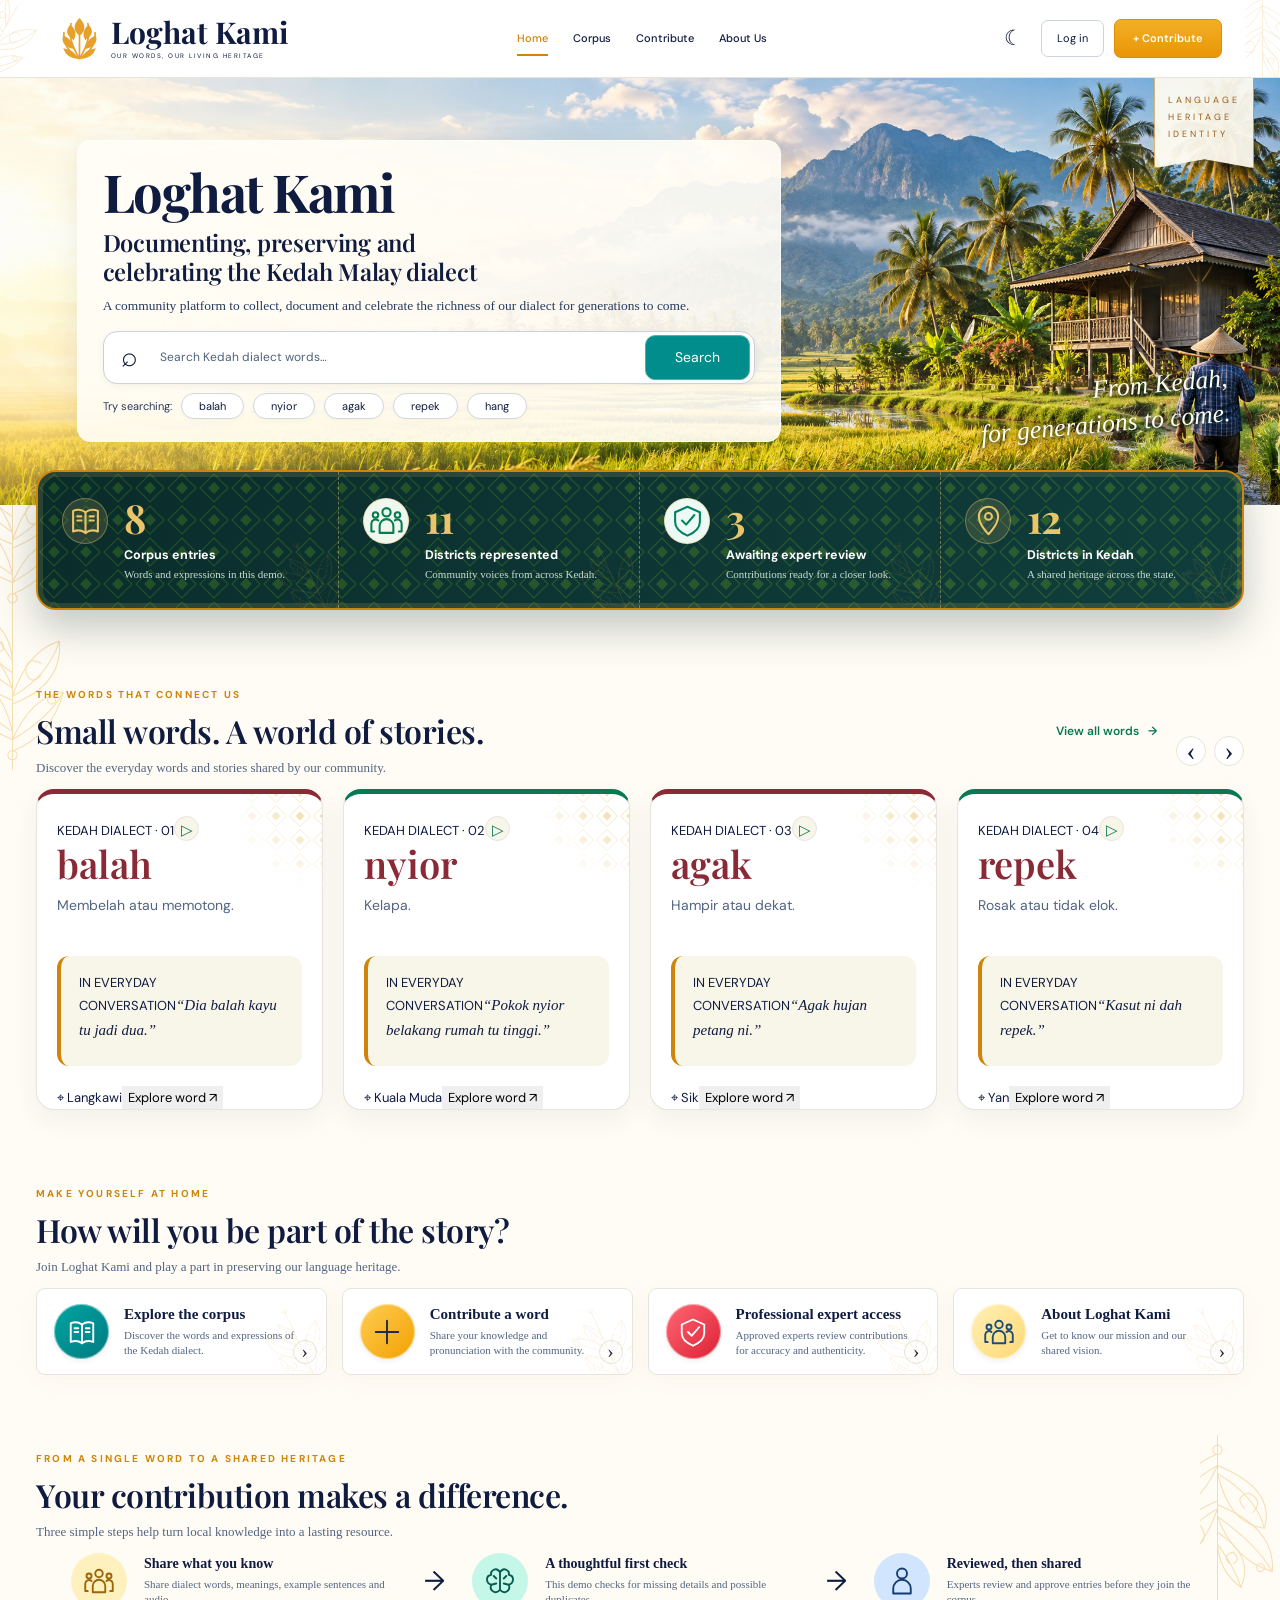
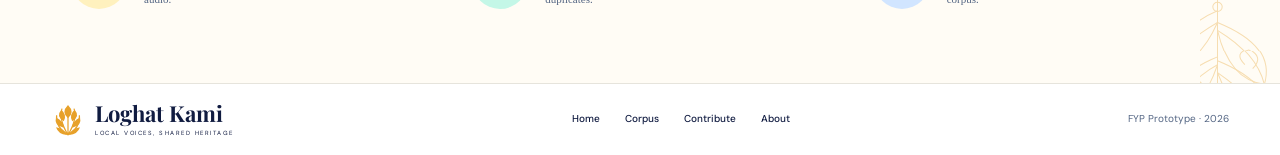
<file: loghat-kami/index.html>
<!DOCTYPE html>
<html lang="en" data-theme="light">

<!--
GUIDE: FILE MAP: HTML controls structure/text; CSS controls appearance; js/app.js controls actions. Comments are invisible on the website.
--><head>
    <meta charset="UTF-8">
    <!--
GUIDE: THEME ON LOAD: Applies the stored theme before the page is drawn. Keep this script in the head.
--><script>
        try {
            document.documentElement.dataset.theme = JSON.parse(localStorage.getItem("lk-theme")) || "light"
        } catch {}
    </script>
    <meta name="viewport" content="width=device-width, initial-scale=1.0">
    <meta name="description" content="Loghat Kami — documenting and preserving the Kedah Malay dialect.">
    <title>Home · Loghat Kami</title>
    <!--
GUIDE: EDIT STYLE: css/style.css. Later stylesheets can override earlier ones.
--><link rel="stylesheet" href="css/style.css">
    <!--
GUIDE: EDIT STYLE: css/heritage.css. Later stylesheets can override earlier ones.
--><link rel="stylesheet" href="css/heritage.css">
    <!--
GUIDE: EDIT STYLE: css/home-lower.css. Later stylesheets can override earlier ones.
--><link rel="stylesheet" href="css/home-lower.css">
    <!--
GUIDE: JAVASCRIPT: js/data.js. Example words and district names.
--><script src="js/data.js" defer></script>
    <!--
GUIDE: JAVASCRIPT: js/app.js. Buttons, forms, search, cards and browser storage.
--><script src="js/app.js" defer></script>
</head>

<body><a class="skip" href="#main">Skip to content</a>
    <!--
GUIDE: EDIT HEADER: Logo, navigation links and account/theme controls. Change link href to change the destination.
--><header><a class="brand" href="index.html"><span class="brand-icon" aria-hidden="true"><!--
GUIDE: VECTOR ICON: paths draw this logo/icon. CSS currentColor sets its colour; preserve viewBox to keep proportions.
--><svg viewBox="0 0 50 60"
                    fill="none" xmlns="http://www.w3.org/2000/svg">
                    <path d="M25 55V9M25 55Q4 42 6 22M25 55Q46 42 44 22M25 55Q9 28 15 11M25 55Q41 28 35 11"
                        stroke="currentColor" stroke-width="2" />
                    <path
                        d="M25 5Q13 17 25 27Q37 17 25 5M14 13Q4 24 18 32Q24 22 14 13M36 13Q46 24 32 32Q26 22 36 13M5 26Q1 39 18 43Q18 32 5 26M45 26Q49 39 32 43Q32 32 45 26M5 42Q9 54 23 55Q19 44 5 42M45 42Q41 54 27 55Q31 44 45 42"
                        fill="currentColor" />
                </svg></span><span>Loghat Kami<small>OUR WORDS, OUR LIVING HERITAGE</small></span></a>
        <!--
GUIDE: EDIT MENU: Change each link label for its displayed text; change href for its destination.
--><nav aria-label="Main navigation"><a href="index.html" aria-current="page">Home</a><a href="corpus.html">Corpus</a><a href="contribute.html">Contribute</a><a href="about.html">About Us</a></nav>
        <div class="nav-actions"><!--
GUIDE: EDIT BUTTON: theme. Change visible text after this tag; keep id/data attributes for the click handler. type=submit sends its form.
--><button id="theme" class="icon-button" aria-label="Toggle colour theme">☀</button><!--
GUIDE: EDIT BUTTON: profile. Change visible text after this tag; keep id/data attributes for the click handler. type=submit sends its form.
--><button id="profile" class="outline">Demo access</button><a class="button gold small" href="contribute.html">+
                Contribute</a></div>
    </header>
    <!--
GUIDE: MAIN PAGE CONTENT: Edit the page sections below; keep existing IDs used by JavaScript.
--><main id="main" class="home-page">
        <!--
GUIDE: EDIT BANNER: Picture/text are here; sizing, overlay and mobile rules are in css/heritage.css.
--><section class="hero">
            <!--
GUIDE: EDIT IMAGE: Change src to another local asset; alt describes it. width/height define its original proportions; CSS controls display size.
--><img class="hero-image" src="assets/kedah-heritage.png" alt="Golden Kedah paddy fields beneath mountains, with coconut palms, a traditional wooden house and a farmer." width="2172" height="724" fetchpriority="high">
            <!--
GUIDE: EDIT BANNER COPY: Heading, description and search are grouped inside this readable overlay panel.
--><div class="hero-content">
                <!--
GUIDE: EDIT TEXT: Main page title. Text after this tag is visible on the page.
--><h1>Loghat Kami</h1>
                <!--
GUIDE: EDIT TEXT: Section heading. Text after this tag is visible on the page.
--><h2>Documenting, preserving and<br>celebrating the Kedah Malay dialect</h2>
                <p>A community platform to collect, document and celebrate the richness of our dialect for generations to come.</p>
                <!--
GUIDE: EDIT FORM: search hero-search. action sends the search to corpus.html; name=q becomes the search query.
--><form class="search hero-search" action="corpus.html"><span aria-hidden="true">⌕</span><!--
GUIDE: EDIT INPUT: q. type=text. placeholder is the hint; required makes it mandatory; maxlength/minlength limit text. Keep name/id matched to JS.
--><input name="q" aria-label="Search Kedah dialect words" placeholder="Search Kedah dialect words…"><!--
GUIDE: EDIT BUTTON: button. Change visible text after this tag; keep id/data attributes for the click handler. type=submit sends its form.
--><button aria-label="Search">Search</button></form>
                <div class="suggestions"><span>Try searching:</span><a href="corpus.html?q=balah">balah</a><a href="corpus.html?q=nyior">nyior</a><a href="corpus.html?q=agak">agak</a><a href="corpus.html?q=repek">repek</a><a href="corpus.html?q=hang">hang</a></div>
            </div>
            <div class="heritage-ribbon">LANGUAGE<br>HERITAGE<br>IDENTITY</div>
            <div class="hero-note"><strong>From Kedah,<br>for generations to come.</strong></div>
        </section>
        <!--
GUIDE: EDIT LOWER HOMEPAGE: Statistics, featured cards, journey links and workflow. Styling: css/home-lower.css.
--><div class="home-lower">
            <!--
GUIDE: EDIT STATS: Empty container filled by the homepage block in js/app.js. Edit homeStat() there.
--><section class="stats" id="home-stats" aria-label="Demo corpus statistics"></section>
            <!--
GUIDE: EDIT SECTION: section featured-section. Change headings/text below; find the same class in CSS for layout.
--><section class="section featured-section">
                <div class="section-heading">
                    <div><span class="section-kicker">THE WORDS THAT CONNECT US</span>
                        <!--
GUIDE: EDIT TEXT: Section heading. Text after this tag is visible on the page.
--><h2>Small words. A world of stories.</h2>
                        <p>Discover the everyday words and stories shared by our community.</p>
                    </div><a href="corpus.html" class="text-link">View all words &nbsp; →</a></div>
                <div class="featured-shell"><!--
GUIDE: EDIT BUTTON: featured-previous. Change visible text after this tag; keep id/data attributes for the click handler. type=submit sends its form.
--><button class="carousel-arrow previous" id="featured-previous" aria-label="Previous featured words">‹</button>
                    <!--
GUIDE: EDIT CARDS: Homepage cards are generated by featuredCard() in js/app.js; words come from js/data.js or saved browser entries.
--><div id="featured" class="word-grid"></div><!--
GUIDE: EDIT BUTTON: featured-next. Change visible text after this tag; keep id/data attributes for the click handler. type=submit sends its form.
--><button class="carousel-arrow next" id="featured-next" aria-label="Next featured words">›</button></div>
            </section>
            <!--
GUIDE: EDIT SECTION: section journey-section. Change headings/text below; find the same class in CSS for layout.
--><section class="section journey-section">
                <div class="section-heading">
                    <div><span class="section-kicker">MAKE YOURSELF AT HOME</span>
                        <!--
GUIDE: EDIT TEXT: Section heading. Text after this tag is visible on the page.
--><h2>How will you be part of the story?</h2>
                        <p>Join Loghat Kami and play a part in preserving our language heritage.</p>
                    </div>
                </div>
                <div class="journey-grid">
                    <!--
GUIDE: EDIT JOURNEY CARD: href is its destination; strong is its title; small is its description. Styled by .journey-card.
--><a class="journey-card" href="corpus.html"><span class="journey-icon teal">▤</span><span><strong>Explore the corpus</strong><small>Discover the words and expressions of the Kedah dialect.</small></span><b aria-hidden="true">›</b></a>
                    <!--
GUIDE: EDIT JOURNEY CARD: href is its destination; strong is its title; small is its description. Styled by .journey-card.
--><a class="journey-card" href="contribute.html"><span class="journey-icon amber">＋</span><span><strong>Contribute a word</strong><small>Share your knowledge and pronunciation with the community.</small></span><b aria-hidden="true">›</b></a>
                    <!--
GUIDE: EDIT JOURNEY CARD: href is its destination; strong is its title; small is its description. Styled by .journey-card.
--><a class="journey-card" href="expert-login.html"><span class="journey-icon red">♧</span><span><strong>Professional expert access</strong><small>Approved experts review contributions for accuracy and authenticity.</small></span><b aria-hidden="true">›</b></a>
                    <!--
GUIDE: EDIT JOURNEY CARD: href is its destination; strong is its title; small is its description. Styled by .journey-card.
--><a class="journey-card" href="about.html"><span class="journey-icon cream">♧</span><span><strong>About Loghat Kami</strong><small>Get to know our mission and our shared vision.</small></span><b aria-hidden="true">›</b></a>
                </div>
            </section>
            <!--
GUIDE: EDIT SECTION: section how-section. Change headings/text below; find the same class in CSS for layout.
--><section class="section how-section">
                <div class="section-heading">
                    <div><span class="section-kicker">FROM A SINGLE WORD TO A SHARED HERITAGE</span>
                        <!--
GUIDE: EDIT TEXT: Section heading. Text after this tag is visible on the page.
--><h2>Your contribution makes a difference.</h2>
                        <p>Three simple steps help turn local knowledge into a lasting resource.</p>
                    </div>
                </div>
                <div class="how-grid">
                    <div><span class="how-icon">♧</span><span><h3>Share what you know</h3><p>Share dialect words, meanings, example sentences and audio.</p></span></div><span class="flow-arrow" aria-hidden="true">→</span>
                    <div><span class="how-icon mint">✧</span><span><h3>A thoughtful first check</h3><p>This demo checks for missing details and possible duplicates.</p></span></div><span class="flow-arrow" aria-hidden="true">→</span>
                    <div><span class="how-icon blue">♙</span><span><h3>Reviewed, then shared</h3><p>Experts review and approve entries before they join the corpus.</p></span></div>
                </div>
            </section>
        </div>
    </main>
    <!--
GUIDE: EDIT FOOTER: Bottom logo, links and project information.
--><footer><a class="brand" href="index.html"><span class="brand-icon" aria-hidden="true"><!--
GUIDE: VECTOR ICON: paths draw this logo/icon. CSS currentColor sets its colour; preserve viewBox to keep proportions.
--><svg viewBox="0 0 50 60"
                    fill="none" xmlns="http://www.w3.org/2000/svg">
                    <path d="M25 55V9M25 55Q4 42 6 22M25 55Q46 42 44 22M25 55Q9 28 15 11M25 55Q41 28 35 11"
                        stroke="currentColor" stroke-width="2" />
                    <path
                        d="M25 5Q13 17 25 27Q37 17 25 5M14 13Q4 24 18 32Q24 22 14 13M36 13Q46 24 32 32Q26 22 36 13M5 26Q1 39 18 43Q18 32 5 26M45 26Q49 39 32 43Q32 32 45 26M5 42Q9 54 23 55Q19 44 5 42M45 42Q41 54 27 55Q31 44 45 42"
                        fill="currentColor" />
                </svg></span><span>Loghat Kami<small>LOCAL VOICES, SHARED HERITAGE</small></span></a>
        <!--
GUIDE: EDIT MENU: Change each link label for its displayed text; change href for its destination.
--><nav class="footer-nav" aria-label="Footer navigation"><a href="index.html">Home</a><a href="corpus.html">Corpus</a><a href="contribute.html">Contribute</a><a href="about.html">About</a></nav><span>FYP Prototype · 2026</span>
    </footer>
    <!--
GUIDE: DETAIL MODAL: Opened/closed in js/app.js; its contents are generated by details().
--><dialog id="detail"><!--
GUIDE: EDIT BUTTON: dialog-close icon-button. Change visible text after this tag; keep id/data attributes for the click handler. type=submit sends its form.
--><button class="dialog-close icon-button" aria-label="Close">✕</button>
        <!--
GUIDE: EDIT POPUP: details() in js/app.js supplies the word information shown inside this dialog.
--><div id="detail-content"></div>
    </dialog>
    <div id="toast" role="status"></div>
</body>

</html>
</file>
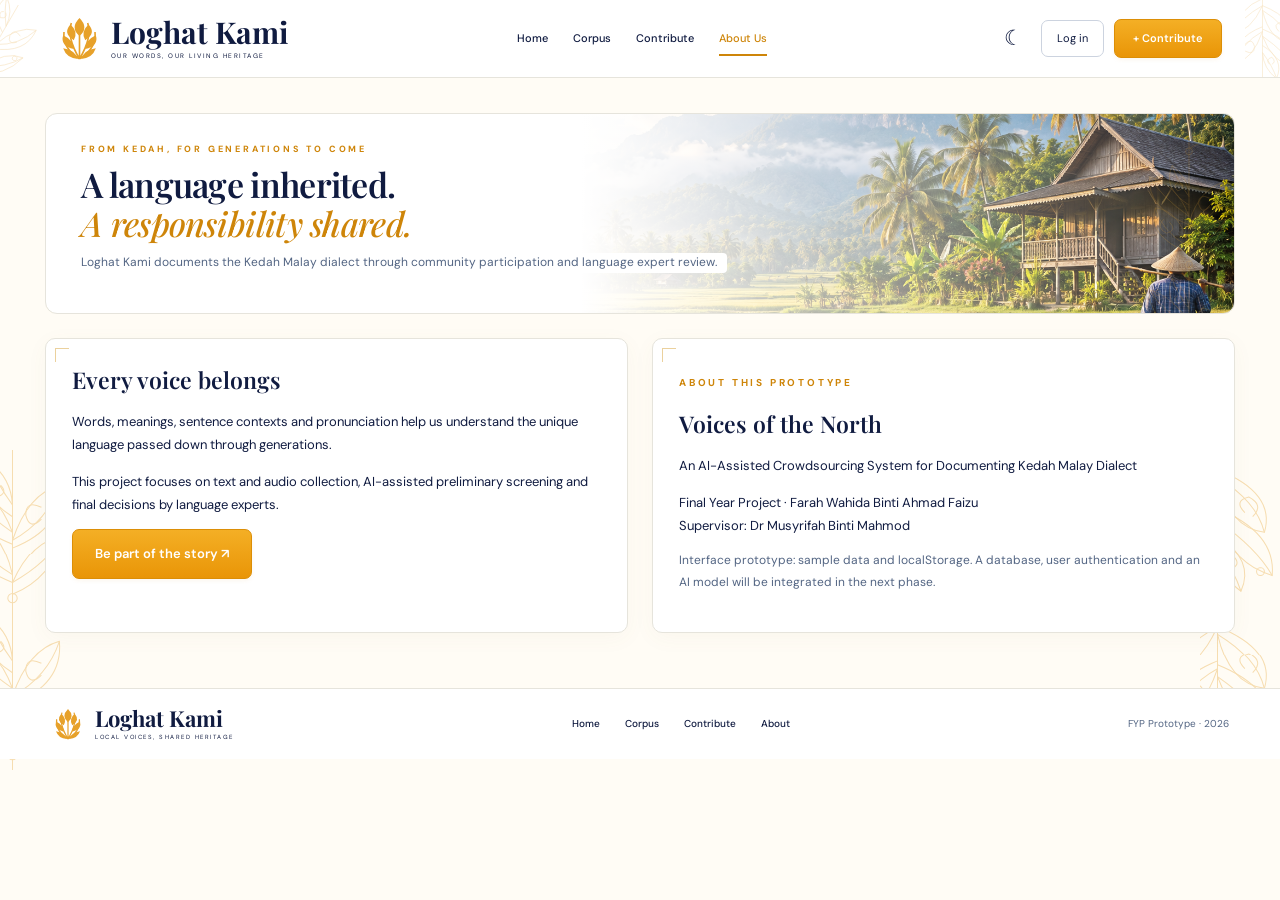
<file: loghat-kami/about.html>
<!DOCTYPE html>
<html lang="en" data-theme="light">

<!--
GUIDE: FILE MAP: HTML controls structure/text; CSS controls appearance; js/app.js controls actions. Comments are invisible on the website.
--><head>
    <meta charset="UTF-8">
    <!--
GUIDE: THEME ON LOAD: Applies the stored theme before the page is drawn. Keep this script in the head.
--><script>try{document.documentElement.dataset.theme=JSON.parse(localStorage.getItem("lk-theme"))||"light"}catch{}</script>
    <meta name="viewport" content="width=device-width, initial-scale=1.0">
    <meta name="description" content="Loghat Kami — documenting and preserving the Kedah Malay dialect.">
    <title>About Us · Loghat Kami</title>
    <!--
GUIDE: EDIT STYLE: css/style.css. Later stylesheets can override earlier ones.
--><link rel="stylesheet" href="css/style.css">
    <!--
GUIDE: EDIT STYLE: css/heritage.css. Later stylesheets can override earlier ones.
--><link rel="stylesheet" href="css/heritage.css">
    <!--
GUIDE: JAVASCRIPT: js/data.js. Example words and district names.
--><script src="js/data.js" defer></script>
    <!--
GUIDE: JAVASCRIPT: js/app.js. Buttons, forms, search, cards and browser storage.
--><script src="js/app.js" defer></script>
</head>

<body><a class="skip" href="#main">Skip to content</a>
    <!--
GUIDE: EDIT HEADER: Logo, navigation links and account/theme controls. Change link href to change the destination.
--><header><a class="brand" href="index.html"><span class="brand-icon" aria-hidden="true"><!--
GUIDE: VECTOR ICON: paths draw this logo/icon. CSS currentColor sets its colour; preserve viewBox to keep proportions.
--><svg viewBox="0 0 50 60"
                    fill="none" xmlns="http://www.w3.org/2000/svg">
                    <path d="M25 55V9M25 55Q4 42 6 22M25 55Q46 42 44 22M25 55Q9 28 15 11M25 55Q41 28 35 11"
                        stroke="currentColor" stroke-width="2" />
                    <path
                        d="M25 5Q13 17 25 27Q37 17 25 5M14 13Q4 24 18 32Q24 22 14 13M36 13Q46 24 32 32Q26 22 36 13M5 26Q1 39 18 43Q18 32 5 26M45 26Q49 39 32 43Q32 32 45 26M5 42Q9 54 23 55Q19 44 5 42M45 42Q41 54 27 55Q31 44 45 42"
                        fill="currentColor" />
                </svg></span><span>Loghat Kami<small>OUR WORDS, OUR LIVING HERITAGE</small></span></a>
        <!--
GUIDE: EDIT MENU: Change each link label for its displayed text; change href for its destination.
--><nav aria-label="Main navigation"><a href="index.html">Home</a><a href="corpus.html">Corpus</a><a href="contribute.html">Contribute</a><a href="about.html" aria-current="page">About Us</a></nav>
        <div class="nav-actions"><!--
GUIDE: EDIT BUTTON: theme. Change visible text after this tag; keep id/data attributes for the click handler. type=submit sends its form.
--><button id="theme" class="icon-button" aria-label="Toggle colour theme">☀</button><!--
GUIDE: EDIT BUTTON: profile. Change visible text after this tag; keep id/data attributes for the click handler. type=submit sends its form.
--><button id="profile" class="outline">Demo access</button><a class="button gold small" href="contribute.html">+
                Contribute</a></div>
    </header>
    <!--
GUIDE: MAIN PAGE CONTENT: Edit the page sections below; keep existing IDs used by JavaScript.
--><main id="main" class="page">
        <div class="page-intro"><span class="eyebrow">FROM KEDAH, FOR GENERATIONS TO COME</span>
            <!--
GUIDE: EDIT TEXT: Main page title. Text after this tag is visible on the page.
--><h1>A language inherited.<br><em>A responsibility shared.</em></h1>
            <p>Loghat Kami documents the Kedah Malay dialect through community participation and language expert review.</p>
        </div>
        <div class="about-grid">
            <!--
GUIDE: EDIT SECTION: panel. Change headings/text below; find the same class in CSS for layout.
--><section class="panel">
                <!--
GUIDE: EDIT TEXT: Section heading. Text after this tag is visible on the page.
--><h2>Every voice belongs</h2>
                <p>Words, meanings, sentence contexts and pronunciation help us understand the unique language passed down through generations.</p>
                <p>This project focuses on text and audio collection, AI-assisted preliminary screening and final decisions by language experts.</p><a class="button gold" href="contribute.html">Be part of the story ↗</a>
            </section>
            <!--
GUIDE: EDIT SECTION: panel. Change headings/text below; find the same class in CSS for layout.
--><section class="panel"><span class="eyebrow">ABOUT THIS PROTOTYPE</span>
                <!--
GUIDE: EDIT TEXT: Section heading. Text after this tag is visible on the page.
--><h2>Voices of the North</h2>
                <p>An AI-Assisted Crowdsourcing System for Documenting Kedah Malay Dialect</p>
                <p>Final Year Project · Farah Wahida Binti Ahmad Faizu<br>Supervisor: Dr Musyrifah Binti Mahmod</p>
                <p class="muted">Interface prototype: sample data and localStorage. A database, user authentication and an AI model will be integrated in the next phase.</p>
            </section>
        </div>
    </main>
    <!--
GUIDE: EDIT FOOTER: Bottom logo, links and project information.
--><footer><a class="brand" href="index.html"><span class="brand-icon" aria-hidden="true"><!--
GUIDE: VECTOR ICON: paths draw this logo/icon. CSS currentColor sets its colour; preserve viewBox to keep proportions.
--><svg viewBox="0 0 50 60"
                    fill="none" xmlns="http://www.w3.org/2000/svg">
                    <path d="M25 55V9M25 55Q4 42 6 22M25 55Q46 42 44 22M25 55Q9 28 15 11M25 55Q41 28 35 11"
                        stroke="currentColor" stroke-width="2" />
                    <path
                        d="M25 5Q13 17 25 27Q37 17 25 5M14 13Q4 24 18 32Q24 22 14 13M36 13Q46 24 32 32Q26 22 36 13M5 26Q1 39 18 43Q18 32 5 26M45 26Q49 39 32 43Q32 32 45 26M5 42Q9 54 23 55Q19 44 5 42M45 42Q41 54 27 55Q31 44 45 42"
                        fill="currentColor" />
                </svg></span><span>Loghat Kami<small>LOCAL VOICES, SHARED HERITAGE</small></span></a>
        <!--
GUIDE: EDIT MENU: Change each link label for its displayed text; change href for its destination.
--><nav class="footer-nav" aria-label="Footer navigation"><a href="index.html">Home</a><a href="corpus.html">Corpus</a><a href="contribute.html">Contribute</a><a href="about.html">About</a></nav><span>FYP Prototype · 2026</span>
    </footer>
    <!--
GUIDE: DETAIL MODAL: Opened/closed in js/app.js; its contents are generated by details().
--><dialog id="detail"><!--
GUIDE: EDIT BUTTON: dialog-close icon-button. Change visible text after this tag; keep id/data attributes for the click handler. type=submit sends its form.
--><button class="dialog-close icon-button" aria-label="Close">✕</button>
        <!--
GUIDE: EDIT POPUP: details() in js/app.js supplies the word information shown inside this dialog.
--><div id="detail-content"></div>
    </dialog>
    <div id="toast" role="status"></div>
</body>

</html>
</file>
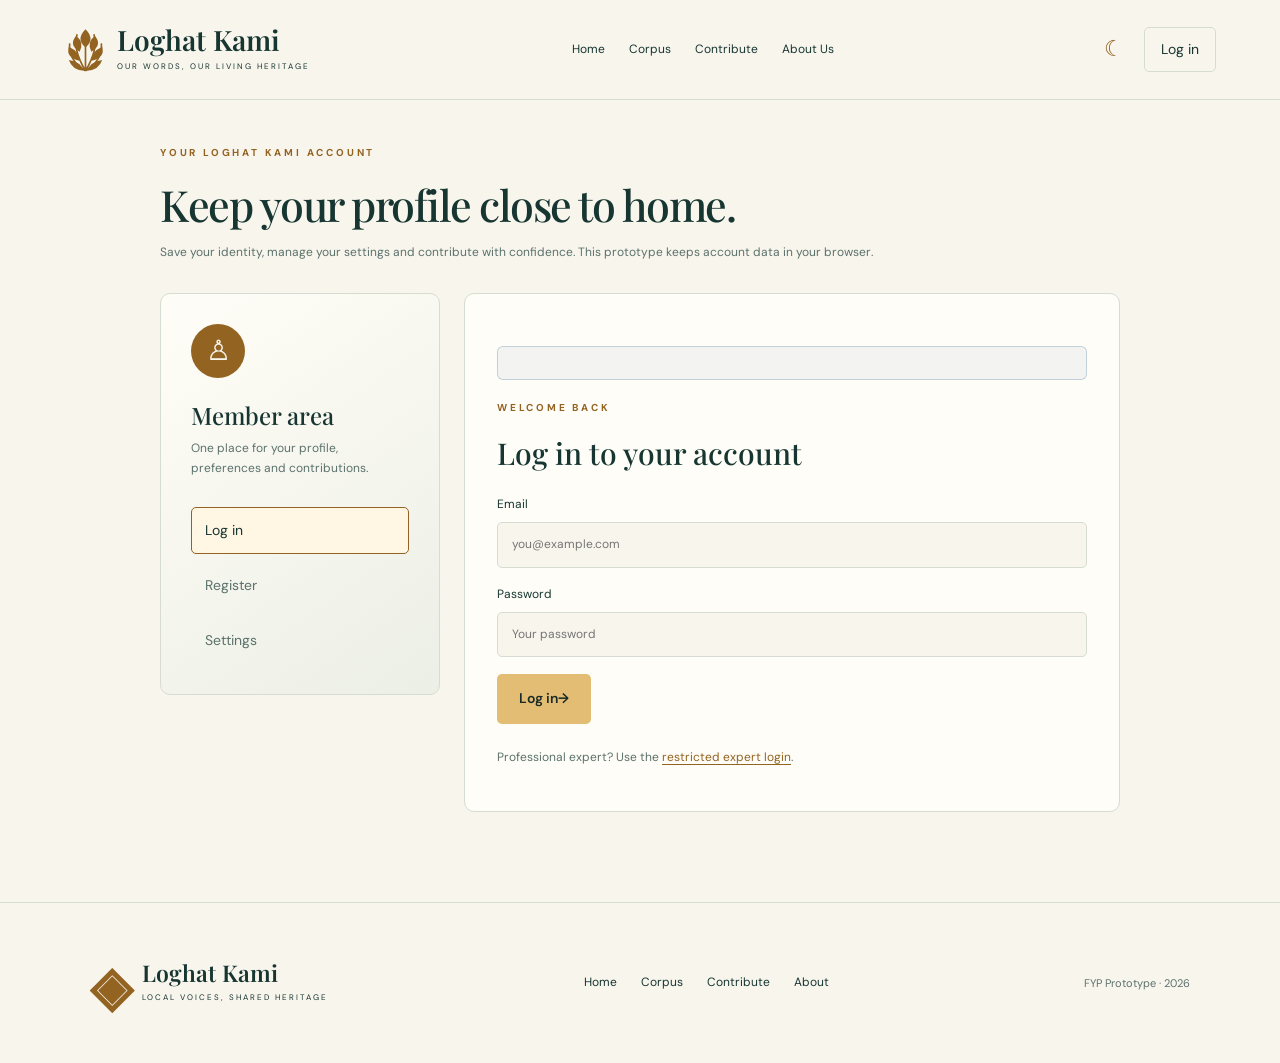
<file: loghat-kami/account.html>
<!DOCTYPE html>
<html lang="en" data-theme="light">
<!--
GUIDE: FILE MAP: HTML controls structure/text; CSS controls appearance; js/app.js controls actions. Comments are invisible on the website.
--><head>
    <meta charset="UTF-8"><!--
GUIDE: THEME ON LOAD: Applies the stored theme before the page is drawn. Keep this script in the head.
--><script>try{document.documentElement.dataset.theme=JSON.parse(localStorage.getItem('lk-theme'))||'light'}catch{}</script>
    <meta name="viewport" content="width=device-width, initial-scale=1.0"><meta name="description" content="Loghat Kami account and profile settings.">
    <title>Account · Loghat Kami</title><!--
GUIDE: EDIT STYLE: css/style.css. Later stylesheets can override earlier ones.
--><link rel="stylesheet" href="css/style.css"><!--
GUIDE: EDIT STYLE: css/account.css. Later stylesheets can override earlier ones.
--><link rel="stylesheet" href="css/account.css">
    <!--
GUIDE: JAVASCRIPT: js/data.js. Example words and district names.
--><script src="js/data.js" defer></script><!--
GUIDE: JAVASCRIPT: js/app.js. Buttons, forms, search, cards and browser storage.
--><script src="js/app.js" defer></script>
</head>
<body id="account-page"><a class="skip" href="#main">Skip to content</a>
<!--
GUIDE: EDIT HEADER: Logo, navigation links and account/theme controls. Change link href to change the destination.
--><header><a class="brand" href="index.html"><span class="brand-icon" aria-hidden="true"><!--
GUIDE: VECTOR ICON: paths draw this logo/icon. CSS currentColor sets its colour; preserve viewBox to keep proportions.
--><svg viewBox="0 0 50 60" fill="none"><path d="M25 55V9M25 55Q4 42 6 22M25 55Q46 42 44 22M25 55Q9 28 15 11M25 55Q41 28 35 11" stroke="currentColor" stroke-width="2"/><path d="M25 5Q13 17 25 27Q37 17 25 5M14 13Q4 24 18 32Q24 22 14 13M36 13Q46 24 32 32Q26 22 36 13M5 26Q1 39 18 43Q18 32 5 26M45 26Q49 39 32 43Q32 32 45 26M5 42Q9 54 23 55Q19 44 5 42M45 42Q41 54 27 55Q31 44 45 42" fill="currentColor"/></svg></span><span>Loghat Kami<small>OUR WORDS, OUR LIVING HERITAGE</small></span></a><!--
GUIDE: EDIT MENU: Change each link label for its displayed text; change href for its destination.
--><nav aria-label="Main navigation"><a href="index.html">Home</a><a href="corpus.html" >Corpus</a><a href="contribute.html">Contribute</a><a href="about.html">About Us</a></nav><div class="nav-actions"><!--
GUIDE: EDIT BUTTON: theme. Change visible text after this tag; keep id/data attributes for the click handler. type=submit sends its form.
--><button id="theme" class="icon-button" aria-label="Toggle colour theme">☾</button><!--
GUIDE: EDIT BUTTON: profile. Change visible text after this tag; keep id/data attributes for the click handler. type=submit sends its form.
--><button id="profile" class="outline">Log in</button></div></header>
<!--
GUIDE: MAIN PAGE CONTENT: Edit the page sections below; keep existing IDs used by JavaScript.
--><main id="main" class="page account-page"><div class="page-intro"><span class="eyebrow">YOUR LOGHAT KAMI ACCOUNT</span><!--
GUIDE: EDIT TEXT: Main page title. Text after this tag is visible on the page.
--><h1>Keep your profile close to home.</h1><p>Save your identity, manage your settings and contribute with confidence. This prototype keeps account data in your browser.</p></div>
<div class="account-shell"><aside class="account-sidebar"><div class="account-mark">♙</div><!--
GUIDE: EDIT TEXT: Section heading. Text after this tag is visible on the page.
--><h2>Member area</h2><p>One place for your profile, preferences and contributions.</p><div class="account-tabs" role="tablist"><!--
GUIDE: EDIT BUTTON: account-tab. Change visible text after this tag; keep id/data attributes for the click handler. type=submit sends its form.
--><button class="account-tab" data-tab="login">Log in</button><!--
GUIDE: EDIT BUTTON: account-tab. Change visible text after this tag; keep id/data attributes for the click handler. type=submit sends its form.
--><button class="account-tab" data-tab="register">Register</button><!--
GUIDE: EDIT BUTTON: account-tab. Change visible text after this tag; keep id/data attributes for the click handler. type=submit sends its form.
--><button class="account-tab" data-tab="settings">Settings</button></div></aside>
<!--
GUIDE: EDIT SECTION: account-content. Change headings/text below; find the same class in CSS for layout.
--><section class="account-content"><p id="account-message" class="notice" hidden role="status"></p>
<!--
GUIDE: EDIT LOGIN PANEL: Email/password inputs are handled by #login-form in js/app.js.
--><div id="account-login" class="account-panel"><span class="eyebrow">WELCOME BACK</span><!--
GUIDE: EDIT TEXT: Section heading. Text after this tag is visible on the page.
--><h2>Log in to your account</h2><!--
GUIDE: EDIT FORM: login-form. Keep input name attributes and the form ID matched to js/app.js.
--><form id="login-form"><label>Email<!--
GUIDE: EDIT INPUT: email. type=email. placeholder is the hint; required makes it mandatory; maxlength/minlength limit text. Keep name/id matched to JS.
--><input name="email" type="email" autocomplete="email" required placeholder="you@example.com"></label><label>Password<!--
GUIDE: EDIT INPUT: password. type=password. placeholder is the hint; required makes it mandatory; maxlength/minlength limit text. Keep name/id matched to JS.
--><input name="password" type="password" autocomplete="current-password" required placeholder="Your password"></label><!--
GUIDE: EDIT BUTTON: button gold. Change visible text after this tag; keep id/data attributes for the click handler. type=submit sends its form.
--><button class="button gold" type="submit">Log in <span aria-hidden="true">→</span></button></form><p class="account-helper">Professional expert? Use the <a href="expert-login.html">restricted expert login</a>.</p></div>
<!--
GUIDE: EDIT REGISTRATION PANEL: Fields are read by the #register-form JavaScript handler.
--><div id="account-register" class="account-panel" hidden><span class="eyebrow">BECOME PART OF THE STORY</span><!--
GUIDE: EDIT TEXT: Section heading. Text after this tag is visible on the page.
--><h2>Create your profile</h2><!--
GUIDE: EDIT FORM: register-form. Keep input name attributes and the form ID matched to js/app.js.
--><form id="register-form"><div class="form-two"><label>Username<!--
GUIDE: EDIT INPUT: username. type=text. placeholder is the hint; required makes it mandatory; maxlength/minlength limit text. Keep name/id matched to JS.
--><input name="username" required maxlength="40" autocomplete="username" placeholder="Your display name"></label><label>Phone number<!--
GUIDE: EDIT INPUT: phone. type=tel. placeholder is the hint; required makes it mandatory; maxlength/minlength limit text. Keep name/id matched to JS.
--><input name="phone" required type="tel" autocomplete="tel" placeholder="+60 12 345 6789"></label></div><label>Email<!--
GUIDE: EDIT INPUT: email. type=email. placeholder is the hint; required makes it mandatory; maxlength/minlength limit text. Keep name/id matched to JS.
--><input name="email" type="email" required autocomplete="email" placeholder="you@example.com"></label><div class="form-two"><label>Password<!--
GUIDE: EDIT INPUT: password. type=password. placeholder is the hint; required makes it mandatory; maxlength/minlength limit text. Keep name/id matched to JS.
--><input name="password" type="password" required minlength="6" autocomplete="new-password" placeholder="At least 6 characters"></label><label>Confirm password<!--
GUIDE: EDIT INPUT: confirm. type=password. placeholder is the hint; required makes it mandatory; maxlength/minlength limit text. Keep name/id matched to JS.
--><input name="confirm" type="password" required minlength="6" autocomplete="new-password" placeholder="Repeat password"></label></div><label class="file-field">Profile picture<!--
GUIDE: EDIT INPUT: avatar. type=file. placeholder is the hint; required makes it mandatory; maxlength/minlength limit text. Keep name/id matched to JS.
--><input name="avatar" type="file" accept="image/*"><small>Optional · JPG, PNG or WebP · maximum 2 MB</small></label><!--
GUIDE: EDIT BUTTON: button gold. Change visible text after this tag; keep id/data attributes for the click handler. type=submit sends its form.
--><button class="button gold" type="submit">Create account <span aria-hidden="true">→</span></button></form></div>
<!--
GUIDE: EDIT PROFILE PANEL: Fields are loaded and saved by fillProfile() and #settings-form in js/app.js.
--><div id="account-settings" class="account-panel" hidden><span class="eyebrow">PROFILE SETTINGS</span><!--
GUIDE: EDIT TEXT: Section heading. Text after this tag is visible on the page.
--><h2>Edit your information</h2><div class="settings-heading"><div id="settings-avatar"></div><div><strong id="settings-role">Community contributor</strong><small>Your role in Loghat Kami</small></div></div><!--
GUIDE: EDIT FORM: settings-form. Keep input name attributes and the form ID matched to js/app.js.
--><form id="settings-form"><div class="form-two"><label>Username<!--
GUIDE: EDIT INPUT: username. type=text. placeholder is the hint; required makes it mandatory; maxlength/minlength limit text. Keep name/id matched to JS.
--><input id="settings-username" name="username" required></label><label>Phone number<!--
GUIDE: EDIT INPUT: phone. type=tel. placeholder is the hint; required makes it mandatory; maxlength/minlength limit text. Keep name/id matched to JS.
--><input id="settings-phone" name="phone" type="tel" required></label></div><label>Email<!--
GUIDE: EDIT INPUT: email. type=email. placeholder is the hint; required makes it mandatory; maxlength/minlength limit text. Keep name/id matched to JS.
--><input id="settings-email" name="email" type="email" required></label><label class="file-field">Change profile picture<!--
GUIDE: EDIT INPUT: avatar. type=file. placeholder is the hint; required makes it mandatory; maxlength/minlength limit text. Keep name/id matched to JS.
--><input name="avatar" type="file" accept="image/*"><small>Leave empty to keep your current picture.</small></label><!--
GUIDE: EDIT BUTTON: button gold. Change visible text after this tag; keep id/data attributes for the click handler. type=submit sends its form.
--><button class="button gold" type="submit">Save changes</button></form><!--
GUIDE: EDIT BUTTON: logout. Change visible text after this tag; keep id/data attributes for the click handler. type=submit sends its form.
--><button id="logout" class="outline logout-button">Log out</button></div>
</section></div></main>
<!--
GUIDE: EDIT FOOTER: Bottom logo, links and project information.
--><footer><a class="brand" href="index.html"><span class="brand-icon">◈</span><span>Loghat Kami<small>LOCAL VOICES, SHARED HERITAGE</small></span></a><!--
GUIDE: EDIT MENU: Change each link label for its displayed text; change href for its destination.
--><nav class="footer-nav"><a href="index.html">Home</a><a href="corpus.html">Corpus</a><a href="contribute.html">Contribute</a><a href="about.html">About</a></nav><span>FYP Prototype · 2026</span></footer><div id="toast" role="status"></div>
</body></html>
</file>
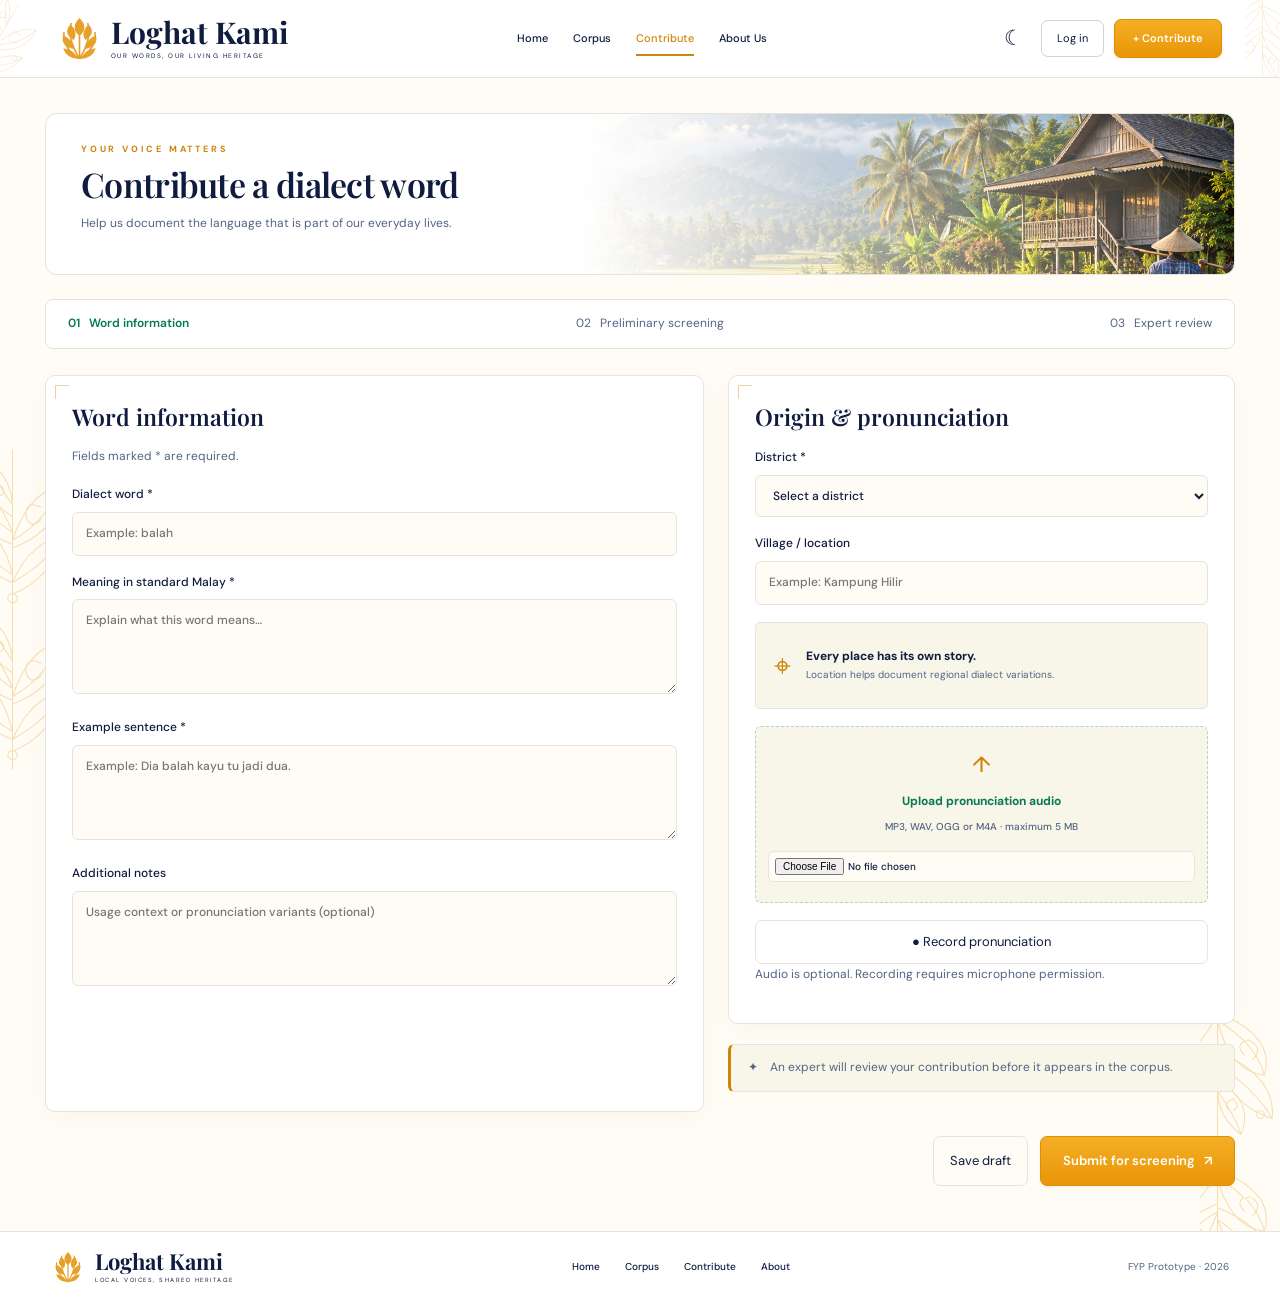
<file: loghat-kami/contribute.html>
<!DOCTYPE html>
<html lang="en" data-theme="light">

<!--
GUIDE: FILE MAP: HTML controls structure/text; CSS controls appearance; js/app.js controls actions. Comments are invisible on the website.
--><head>
    <meta charset="UTF-8">
    <!--
GUIDE: THEME ON LOAD: Applies the stored theme before the page is drawn. Keep this script in the head.
--><script>try{document.documentElement.dataset.theme=JSON.parse(localStorage.getItem("lk-theme"))||"light"}catch{}</script>
    <meta name="viewport" content="width=device-width, initial-scale=1.0">
    <meta name="description" content="Loghat Kami — documenting and preserving the Kedah Malay dialect.">
    <title>Contribute · Loghat Kami</title>
    <!--
GUIDE: EDIT STYLE: css/style.css. Later stylesheets can override earlier ones.
--><link rel="stylesheet" href="css/style.css">
    <!--
GUIDE: EDIT STYLE: css/heritage.css. Later stylesheets can override earlier ones.
--><link rel="stylesheet" href="css/heritage.css">
    <!--
GUIDE: JAVASCRIPT: js/data.js. Example words and district names.
--><script src="js/data.js" defer></script>
    <!--
GUIDE: JAVASCRIPT: js/app.js. Buttons, forms, search, cards and browser storage.
--><script src="js/app.js" defer></script>
</head>

<body><a class="skip" href="#main">Skip to content</a>
    <!--
GUIDE: EDIT HEADER: Logo, navigation links and account/theme controls. Change link href to change the destination.
--><header><a class="brand" href="index.html"><span class="brand-icon" aria-hidden="true"><!--
GUIDE: VECTOR ICON: paths draw this logo/icon. CSS currentColor sets its colour; preserve viewBox to keep proportions.
--><svg viewBox="0 0 50 60"
                    fill="none" xmlns="http://www.w3.org/2000/svg">
                    <path d="M25 55V9M25 55Q4 42 6 22M25 55Q46 42 44 22M25 55Q9 28 15 11M25 55Q41 28 35 11"
                        stroke="currentColor" stroke-width="2" />
                    <path
                        d="M25 5Q13 17 25 27Q37 17 25 5M14 13Q4 24 18 32Q24 22 14 13M36 13Q46 24 32 32Q26 22 36 13M5 26Q1 39 18 43Q18 32 5 26M45 26Q49 39 32 43Q32 32 45 26M5 42Q9 54 23 55Q19 44 5 42M45 42Q41 54 27 55Q31 44 45 42"
                        fill="currentColor" />
                </svg></span><span>Loghat Kami<small>OUR WORDS, OUR LIVING HERITAGE</small></span></a>
        <!--
GUIDE: EDIT MENU: Change each link label for its displayed text; change href for its destination.
--><nav aria-label="Main navigation"><a href="index.html">Home</a><a href="corpus.html">Corpus</a><a href="contribute.html" aria-current="page">Contribute</a><a href="about.html">About Us</a></nav>
        <div class="nav-actions"><!--
GUIDE: EDIT BUTTON: theme. Change visible text after this tag; keep id/data attributes for the click handler. type=submit sends its form.
--><button id="theme" class="icon-button" aria-label="Toggle colour theme">☀</button><!--
GUIDE: EDIT BUTTON: profile. Change visible text after this tag; keep id/data attributes for the click handler. type=submit sends its form.
--><button id="profile" class="outline">Demo access</button><a class="button gold small" href="contribute.html">+
                Contribute</a></div>
    </header>
    <!--
GUIDE: MAIN PAGE CONTENT: Edit the page sections below; keep existing IDs used by JavaScript.
--><main id="main" class="page">
        <div class="page-intro"><span class="eyebrow">YOUR VOICE MATTERS</span>
            <!--
GUIDE: EDIT TEXT: Main page title. Text after this tag is visible on the page.
--><h1>Contribute a dialect word</h1>
            <p>Help us document the language that is part of our everyday lives.</p>
        </div>
        <div class="workflow"><span class="active">01 &nbsp; Word information</span><span>02 &nbsp; Preliminary screening</span><span>03 &nbsp; Expert review</span></div>
        <!--
GUIDE: EDIT CONTRIBUTION FORM: Keep name attributes aligned with the submission handler in js/app.js.
--><form id="contribution" class="contribution-layout">
            <!--
GUIDE: EDIT SECTION: panel. Change headings/text below; find the same class in CSS for layout.
--><section class="panel">
                <!--
GUIDE: EDIT TEXT: Section heading. Text after this tag is visible on the page.
--><h2>Word information</h2>
                <p class="muted">Fields marked * are required.</p><label>Dialect word *<!--
GUIDE: EDIT INPUT: word. type=text. placeholder is the hint; required makes it mandatory; maxlength/minlength limit text. Keep name/id matched to JS.
--><input name="word" required
                        maxlength="80" placeholder="Example: balah"></label><label>Meaning in standard Malay *<!--
GUIDE: EDIT INPUT: meaning. placeholder is the hint; required makes it mandatory; maxlength/minlength limit text. Keep name/id matched to JS.
--><textarea
                        name="meaning" required maxlength="1000"
                        placeholder="Explain what this word means…"></textarea></label><label>Example sentence *<!--
GUIDE: EDIT INPUT: example. placeholder is the hint; required makes it mandatory; maxlength/minlength limit text. Keep name/id matched to JS.
--><textarea
                        name="example" required maxlength="1000"
                        placeholder="Example: Dia balah kayu tu jadi dua."></textarea></label><label>Additional notes<!--
GUIDE: EDIT INPUT: notes. placeholder is the hint; required makes it mandatory; maxlength/minlength limit text. Keep name/id matched to JS.
--><textarea name="notes" maxlength="1500"
                        placeholder="Usage context or pronunciation variants (optional)"></textarea></label>
            </section>
            <aside>
                <!--
GUIDE: EDIT SECTION: panel. Change headings/text below; find the same class in CSS for layout.
--><section class="panel">
                    <!--
GUIDE: EDIT TEXT: Section heading. Text after this tag is visible on the page.
--><h2>Origin & pronunciation</h2><label>District *<!--
GUIDE: EDIT DROPDOWN: district. Options may be written below or added from LK_DISTRICTS in js/data.js. Keep option values matched to JS.
--><select name="district" required>
                            <option value="">Select a district</option>
                        </select></label><label>Village / location<!--
GUIDE: EDIT INPUT: location. type=text. placeholder is the hint; required makes it mandatory; maxlength/minlength limit text. Keep name/id matched to JS.
--><input name="location" maxlength="120"
                            placeholder="Example: Kampung Hilir"></label>
                    <div class="location-card">⌖
                        <div><strong>Every place has its own story.</strong><small>Location helps document regional dialect variations.</small></div>
                    </div><label class="upload">↑<strong>Upload pronunciation audio</strong><small>MP3, WAV, OGG or M4A · maximum 5 MB</small><!--
GUIDE: EDIT INPUT: audio. type=file. placeholder is the hint; required makes it mandatory; maxlength/minlength limit text. Keep name/id matched to JS.
--><input type="file" name="audio" accept="audio/*,.m4a"></label><audio id="audio-preview" controls hidden></audio><!--
GUIDE: EDIT BUTTON: record. Change visible text after this tag; keep id/data attributes for the click handler. type=submit sends its form.
--><button type="button" class="outline full" id="record">● Record pronunciation</button>
                    <p id="audio-status" class="muted" role="status">Audio is optional. Recording requires microphone permission.
                    </p>
                </section>
                <div class="notice">✦ <span>An expert will review your contribution before it appears in the corpus.</span></div>
            </aside>
            <div class="form-actions"><!--
GUIDE: EDIT BUTTON: save-draft. Change visible text after this tag; keep id/data attributes for the click handler. type=submit sends its form.
--><button type="button" class="outline" id="save-draft">Save draft</button><!--
GUIDE: EDIT BUTTON: button gold. Change visible text after this tag; keep id/data attributes for the click handler. type=submit sends its form.
--><button class="button gold" type="submit">Submit for screening &nbsp; ↗</button></div>
        </form>
    </main>
    <!--
GUIDE: EDIT FOOTER: Bottom logo, links and project information.
--><footer><a class="brand" href="index.html"><span class="brand-icon" aria-hidden="true"><!--
GUIDE: VECTOR ICON: paths draw this logo/icon. CSS currentColor sets its colour; preserve viewBox to keep proportions.
--><svg viewBox="0 0 50 60"
                    fill="none" xmlns="http://www.w3.org/2000/svg">
                    <path d="M25 55V9M25 55Q4 42 6 22M25 55Q46 42 44 22M25 55Q9 28 15 11M25 55Q41 28 35 11"
                        stroke="currentColor" stroke-width="2" />
                    <path
                        d="M25 5Q13 17 25 27Q37 17 25 5M14 13Q4 24 18 32Q24 22 14 13M36 13Q46 24 32 32Q26 22 36 13M5 26Q1 39 18 43Q18 32 5 26M45 26Q49 39 32 43Q32 32 45 26M5 42Q9 54 23 55Q19 44 5 42M45 42Q41 54 27 55Q31 44 45 42"
                        fill="currentColor" />
                </svg></span><span>Loghat Kami<small>LOCAL VOICES, SHARED HERITAGE</small></span></a>
        <!--
GUIDE: EDIT MENU: Change each link label for its displayed text; change href for its destination.
--><nav class="footer-nav" aria-label="Footer navigation"><a href="index.html">Home</a><a href="corpus.html">Corpus</a><a href="contribute.html">Contribute</a><a href="about.html">About</a></nav><span>FYP Prototype · 2026</span>
    </footer>
    <!--
GUIDE: DETAIL MODAL: Opened/closed in js/app.js; its contents are generated by details().
--><dialog id="detail"><!--
GUIDE: EDIT BUTTON: dialog-close icon-button. Change visible text after this tag; keep id/data attributes for the click handler. type=submit sends its form.
--><button class="dialog-close icon-button" aria-label="Close">✕</button>
        <!--
GUIDE: EDIT POPUP: details() in js/app.js supplies the word information shown inside this dialog.
--><div id="detail-content"></div>
    </dialog>
    <div id="toast" role="status"></div>
</body>

</html>
</file>
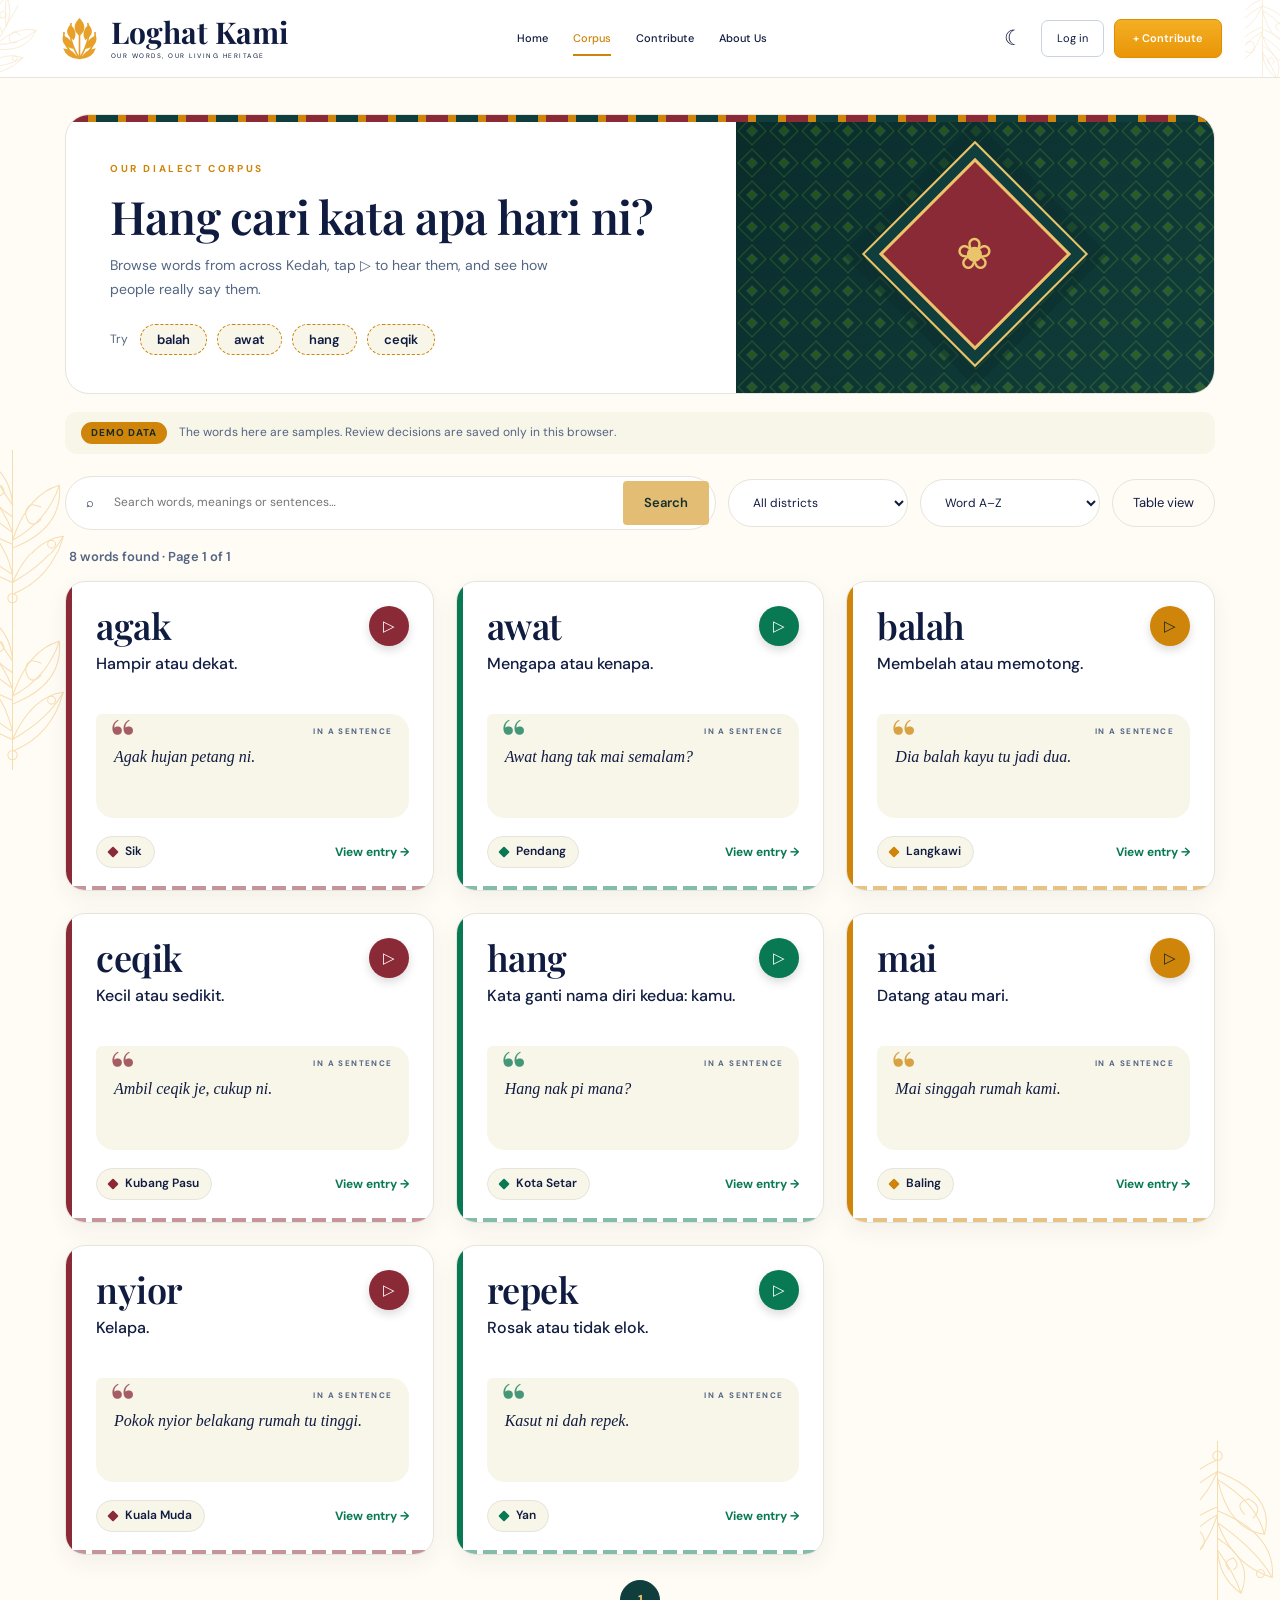
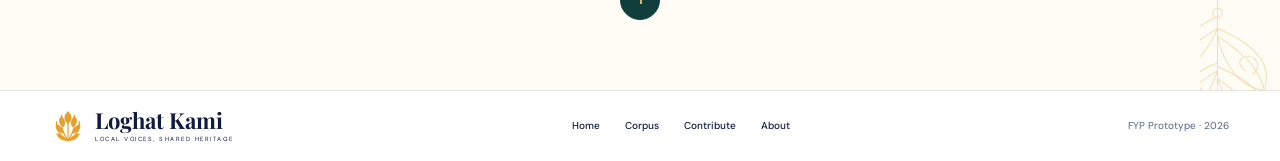
<file: loghat-kami/corpus.html>
<!DOCTYPE html>
<html lang="en" data-theme="light">

<!--
GUIDE: FILE MAP: HTML controls structure/text; CSS controls appearance; js/app.js controls actions. Comments are invisible on the website.
--><head>
    <meta charset="UTF-8">
    <!--
GUIDE: THEME ON LOAD: Applies the stored theme before the page is drawn. Keep this script in the head.
--><script>
        try {
            document.documentElement.dataset.theme = JSON.parse(localStorage.getItem("lk-theme")) || "light"
        } catch {}
    </script>
    <meta name="viewport" content="width=device-width, initial-scale=1.0">
    <meta name="description" content="Loghat Kami — documenting and preserving the Kedah Malay dialect.">
    <title>Dialect Corpus · Loghat Kami</title>
    <!--
GUIDE: EDIT STYLE: css/style.css. Later stylesheets can override earlier ones.
--><link rel="stylesheet" href="css/style.css">
    <!--
GUIDE: EDIT STYLE: css/heritage.css. Later stylesheets can override earlier ones.
--><link rel="stylesheet" href="css/heritage.css">
    <!--
GUIDE: EDIT STYLE: css/corpus.css. Later stylesheets can override earlier ones.
--><link rel="stylesheet" href="css/corpus.css">
    <!--
GUIDE: JAVASCRIPT: js/data.js. Example words and district names.
--><script src="js/data.js" defer></script>
    <!--
GUIDE: JAVASCRIPT: js/app.js. Buttons, forms, search, cards and browser storage.
--><script src="js/app.js" defer></script>
    <!--
GUIDE: THEME ON LOAD: Applies the stored theme before the page is drawn. Keep this script in the head.
--><script defer>
        document.addEventListener("DOMContentLoaded", function() {
            var i = document.getElementById("corpus-search");
            document.querySelectorAll(".corpus-quick button").forEach(function(b) {
                b.addEventListener("click", function() {
                    i.value = b.dataset.q;
                    i.dispatchEvent(new Event("input", {
                        bubbles: true
                    }));
                    i.focus()
                })
            })
        })
    </script>
</head>

<body><a class="skip" href="#main">Skip to content</a>
    <!--
GUIDE: EDIT HEADER: Logo, navigation links and account/theme controls. Change link href to change the destination.
--><header><a class="brand" href="index.html"><span class="brand-icon" aria-hidden="true"><!--
GUIDE: VECTOR ICON: paths draw this logo/icon. CSS currentColor sets its colour; preserve viewBox to keep proportions.
--><svg viewBox="0 0 50 60"
                    fill="none" xmlns="http://www.w3.org/2000/svg">
                    <path d="M25 55V9M25 55Q4 42 6 22M25 55Q46 42 44 22M25 55Q9 28 15 11M25 55Q41 28 35 11"
                        stroke="currentColor" stroke-width="2" />
                    <path
                        d="M25 5Q13 17 25 27Q37 17 25 5M14 13Q4 24 18 32Q24 22 14 13M36 13Q46 24 32 32Q26 22 36 13M5 26Q1 39 18 43Q18 32 5 26M45 26Q49 39 32 43Q32 32 45 26M5 42Q9 54 23 55Q19 44 5 42M45 42Q41 54 27 55Q31 44 45 42"
                        fill="currentColor" />
                </svg></span><span>Loghat Kami<small>OUR WORDS, OUR LIVING HERITAGE</small></span></a>
        <!--
GUIDE: EDIT MENU: Change each link label for its displayed text; change href for its destination.
--><nav aria-label="Main navigation"><a href="index.html">Home</a><a href="corpus.html" aria-current="page">Corpus</a><a href="contribute.html">Contribute</a><a href="about.html">About Us</a></nav>
        <div class="nav-actions"><!--
GUIDE: EDIT BUTTON: theme. Change visible text after this tag; keep id/data attributes for the click handler. type=submit sends its form.
--><button id="theme" class="icon-button" aria-label="Toggle colour theme">☀</button><!--
GUIDE: EDIT BUTTON: profile. Change visible text after this tag; keep id/data attributes for the click handler. type=submit sends its form.
--><button id="profile" class="outline">Demo access</button><a class="button gold small" href="contribute.html">+
                Contribute</a></div>
    </header>
    <!--
GUIDE: MAIN PAGE CONTENT: Edit the page sections below; keep existing IDs used by JavaScript.
--><main id="main" class="page corpus-page">
        <!--
GUIDE: EDIT SECTION: corpus-hero. Change headings/text below; find the same class in CSS for layout.
--><section class="corpus-hero">
            <div class="corpus-hero-text">
                <span class="eyebrow">OUR DIALECT CORPUS</span>
                <!--
GUIDE: EDIT TEXT: Main page title. Text after this tag is visible on the page.
--><h1>Hang cari kata apa hari ni?</h1>
                <p>Browse words from across Kedah, tap ▷ to hear them, and see how people really say them.</p>
                <div class="corpus-quick" role="group" aria-label="Quick searches"><span>Try</span><!--
GUIDE: EDIT BUTTON: button. Change visible text after this tag; keep id/data attributes for the click handler. type=submit sends its form.
--><button type="button" data-q="balah">balah</button><!--
GUIDE: EDIT BUTTON: button. Change visible text after this tag; keep id/data attributes for the click handler. type=submit sends its form.
--><button type="button" data-q="awat">awat</button><!--
GUIDE: EDIT BUTTON: button. Change visible text after this tag; keep id/data attributes for the click handler. type=submit sends its form.
--><button type="button" data-q="hang">hang</button><!--
GUIDE: EDIT BUTTON: button. Change visible text after this tag; keep id/data attributes for the click handler. type=submit sends its form.
--><button type="button" data-q="ceqik">ceqik</button></div>
            </div>
            <div class="corpus-hero-art" aria-hidden="true"></div>
        </section>
        <p class="corpus-note"><b>Demo data</b> The words here are samples. Review decisions are saved only in this browser.</p>
        <!--
GUIDE: EDIT FORM: corpus-form. Keep input name attributes and the form ID matched to js/app.js.
--><form class="toolbar" id="corpus-form">
            <div class="search"><span>⌕</span><!--
GUIDE: EDIT INPUT: corpus-search. type=text. placeholder is the hint; required makes it mandatory; maxlength/minlength limit text. Keep name/id matched to JS.
--><input id="corpus-search" placeholder="Search words, meanings or sentences…" aria-label="Search the corpus"><!--
GUIDE: EDIT BUTTON: search-submit. Change visible text after this tag; keep id/data attributes for the click handler. type=submit sends its form.
--><button class="search-submit" type="submit">Search</button></div><!--
GUIDE: EDIT DROPDOWN: district-filter. Options may be written below or added from LK_DISTRICTS in js/data.js. Keep option values matched to JS.
--><select id="district-filter" aria-label="Filter by district">
                <option value="">All districts</option>
            </select><!--
GUIDE: EDIT DROPDOWN: sort. Options may be written below or added from LK_DISTRICTS in js/data.js. Keep option values matched to JS.
--><select id="sort" aria-label="Sort order">
                <option value="az">Word A–Z</option>
                <option value="new">Newest first</option>
            </select><!--
GUIDE: EDIT BUTTON: view-toggle. Change visible text after this tag; keep id/data attributes for the click handler. type=submit sends its form.
--><button class="outline" id="view-toggle">Table view</button>
        </form>
        <p class="muted" id="result-count" aria-live="polite"></p>
        <!--
GUIDE: EDIT CARDS: Search results are generated by card() or the table template in js/app.js.
--><div id="corpus-results" class="word-grid"></div>
        <!--
GUIDE: EDIT PAGINATION: Buttons are generated by the corpus render() function in js/app.js.
--><div id="pagination" class="pagination"></div>
    </main>
    <!--
GUIDE: EDIT FOOTER: Bottom logo, links and project information.
--><footer><a class="brand" href="index.html"><span class="brand-icon" aria-hidden="true"><!--
GUIDE: VECTOR ICON: paths draw this logo/icon. CSS currentColor sets its colour; preserve viewBox to keep proportions.
--><svg viewBox="0 0 50 60"
                    fill="none" xmlns="http://www.w3.org/2000/svg">
                    <path d="M25 55V9M25 55Q4 42 6 22M25 55Q46 42 44 22M25 55Q9 28 15 11M25 55Q41 28 35 11"
                        stroke="currentColor" stroke-width="2" />
                    <path
                        d="M25 5Q13 17 25 27Q37 17 25 5M14 13Q4 24 18 32Q24 22 14 13M36 13Q46 24 32 32Q26 22 36 13M5 26Q1 39 18 43Q18 32 5 26M45 26Q49 39 32 43Q32 32 45 26M5 42Q9 54 23 55Q19 44 5 42M45 42Q41 54 27 55Q31 44 45 42"
                        fill="currentColor" />
                </svg></span><span>Loghat Kami<small>LOCAL VOICES, SHARED HERITAGE</small></span></a>
        <!--
GUIDE: EDIT MENU: Change each link label for its displayed text; change href for its destination.
--><nav class="footer-nav" aria-label="Footer navigation"><a href="index.html">Home</a><a href="corpus.html">Corpus</a><a href="contribute.html">Contribute</a><a href="about.html">About</a></nav><span>FYP Prototype · 2026</span>
    </footer>
    <!--
GUIDE: DETAIL MODAL: Opened/closed in js/app.js; its contents are generated by details().
--><dialog id="detail"><!--
GUIDE: EDIT BUTTON: dialog-close icon-button. Change visible text after this tag; keep id/data attributes for the click handler. type=submit sends its form.
--><button class="dialog-close icon-button" aria-label="Close">✕</button>
        <!--
GUIDE: EDIT POPUP: details() in js/app.js supplies the word information shown inside this dialog.
--><div id="detail-content"></div>
    </dialog>
    <div id="toast" role="status"></div>
</body>

</html>
</file>
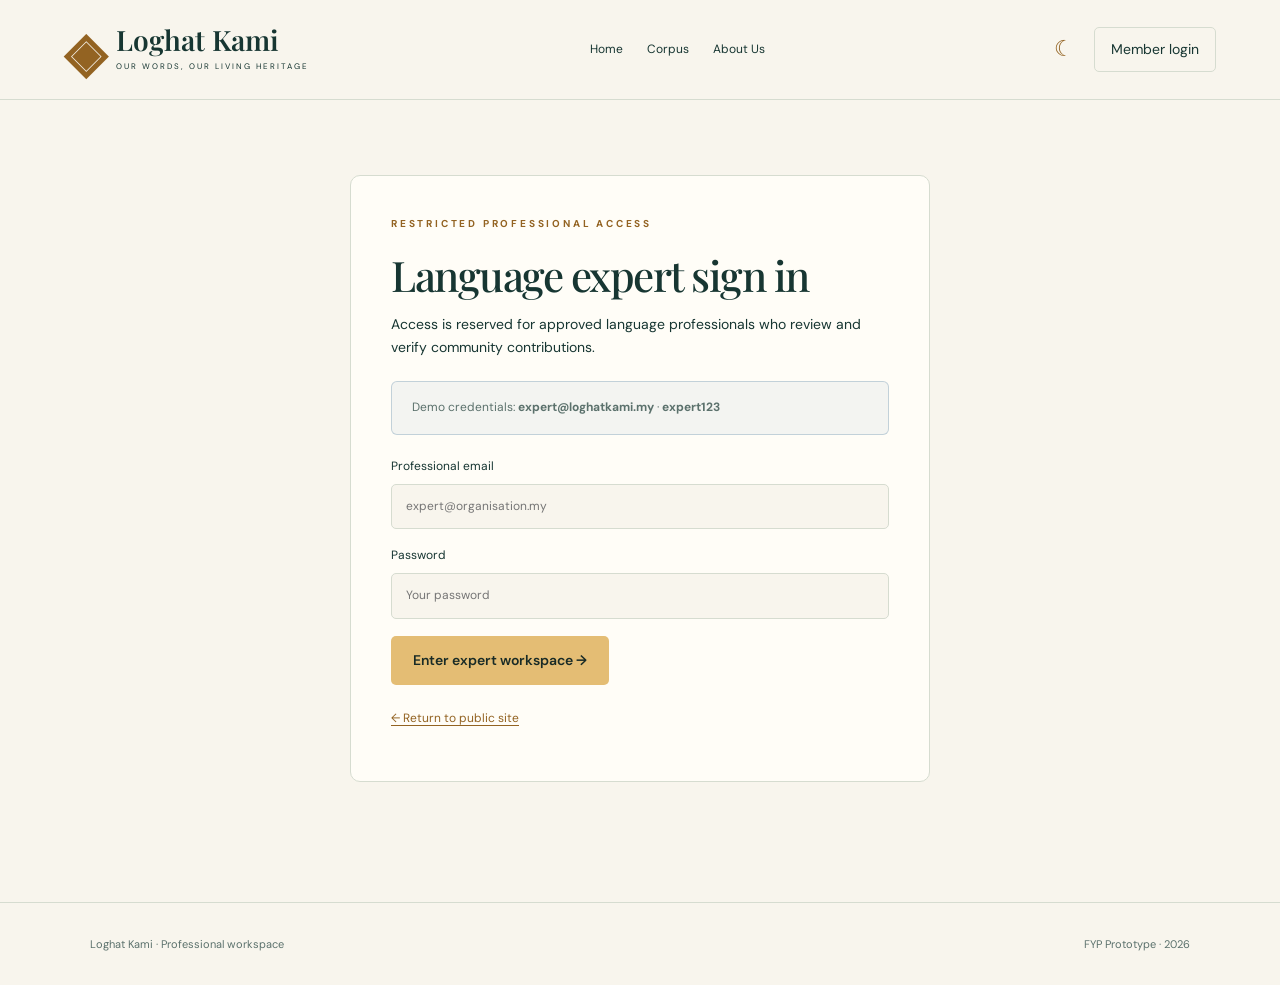
<file: loghat-kami/expert-login.html>
<!DOCTYPE html><html lang="en" data-theme="light"><!--
GUIDE: FILE MAP: HTML controls structure/text; CSS controls appearance; js/app.js controls actions. Comments are invisible on the website.
--><head><meta charset="UTF-8"><!--
GUIDE: THEME ON LOAD: Applies the stored theme before the page is drawn. Keep this script in the head.
--><script>try{document.documentElement.dataset.theme=JSON.parse(localStorage.getItem('lk-theme'))||'light'}catch{}</script><meta name="viewport" content="width=device-width, initial-scale=1.0"><title>Expert access · Loghat Kami</title><!--
GUIDE: EDIT STYLE: css/style.css. Later stylesheets can override earlier ones.
--><link rel="stylesheet" href="css/style.css"><!--
GUIDE: EDIT STYLE: css/account.css. Later stylesheets can override earlier ones.
--><link rel="stylesheet" href="css/account.css"><!--
GUIDE: JAVASCRIPT: js/data.js. Example words and district names.
--><script src="js/data.js" defer></script><!--
GUIDE: JAVASCRIPT: js/app.js. Buttons, forms, search, cards and browser storage.
--><script src="js/app.js" defer></script></head><body id="account-page"><a class="skip" href="#main">Skip to content</a><!--
GUIDE: EDIT HEADER: Logo, navigation links and account/theme controls. Change link href to change the destination.
--><header><a class="brand" href="index.html"><span class="brand-icon">◈</span><span>Loghat Kami<small>OUR WORDS, OUR LIVING HERITAGE</small></span></a><!--
GUIDE: EDIT MENU: Change each link label for its displayed text; change href for its destination.
--><nav><a href="index.html">Home</a><a href="corpus.html">Corpus</a><a href="about.html">About Us</a></nav><div class="nav-actions"><!--
GUIDE: EDIT BUTTON: theme. Change visible text after this tag; keep id/data attributes for the click handler. type=submit sends its form.
--><button id="theme" class="icon-button" aria-label="Toggle colour theme">☾</button><a class="outline" href="account.html">Member login</a></div></header><!--
GUIDE: MAIN PAGE CONTENT: Edit the page sections below; keep existing IDs used by JavaScript.
--><main id="main" class="page narrow-page"><div class="expert-login-card"><span class="eyebrow">RESTRICTED PROFESSIONAL ACCESS</span><!--
GUIDE: EDIT TEXT: Main page title. Text after this tag is visible on the page.
--><h1>Language expert sign in</h1><p>Access is reserved for approved language professionals who review and verify community contributions.</p><p class="notice">Demo credentials: <strong>expert@loghatkami.my</strong> · <strong>expert123</strong></p><!--
GUIDE: EDIT FORM: login-form. Keep input name attributes and the form ID matched to js/app.js.
--><form id="login-form"><label>Professional email<!--
GUIDE: EDIT INPUT: email. type=email. placeholder is the hint; required makes it mandatory; maxlength/minlength limit text. Keep name/id matched to JS.
--><input name="email" type="email" required placeholder="expert@organisation.my"></label><label>Password<!--
GUIDE: EDIT INPUT: password. type=password. placeholder is the hint; required makes it mandatory; maxlength/minlength limit text. Keep name/id matched to JS.
--><input name="password" type="password" required placeholder="Your password"></label><!--
GUIDE: EDIT BUTTON: button gold. Change visible text after this tag; keep id/data attributes for the click handler. type=submit sends its form.
--><button class="button gold" type="submit">Enter expert workspace →</button></form><p class="account-helper"><a href="index.html">← Return to public site</a></p></div></main><!--
GUIDE: EDIT FOOTER: Bottom logo, links and project information.
--><footer><span>Loghat Kami · Professional workspace</span><span>FYP Prototype · 2026</span></footer><div id="toast" role="status"></div></body></html>
</file>
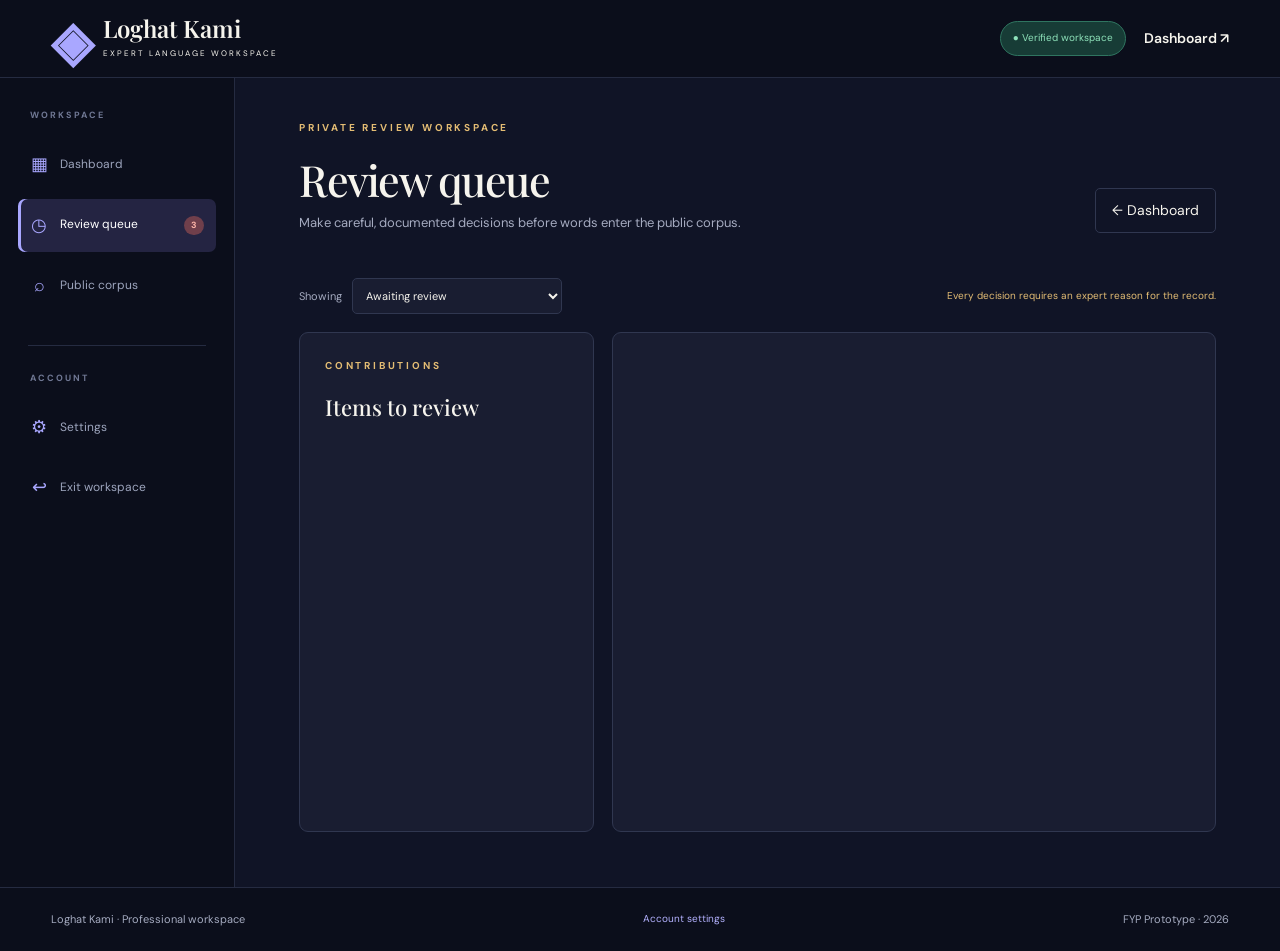
<file: loghat-kami/expert-review.html>
<!DOCTYPE html>
<html lang="en" data-theme="dark">
<!--
GUIDE: FILE MAP: HTML controls structure/text; CSS controls appearance; js/app.js controls actions. Comments are invisible on the website.
--><head><meta charset="UTF-8"><!--
GUIDE: THEME ON LOAD: Applies the stored theme before the page is drawn. Keep this script in the head.
--><script>try{document.documentElement.dataset.theme='dark'}catch{}</script><meta name="viewport" content="width=device-width, initial-scale=1.0"><meta name="description" content="Private expert review queue for Loghat Kami."><title>Review queue · Loghat Kami</title><!--
GUIDE: EDIT STYLE: css/style.css. Later stylesheets can override earlier ones.
--><link rel="stylesheet" href="css/style.css"><!--
GUIDE: EDIT STYLE: css/expert.css. Later stylesheets can override earlier ones.
--><link rel="stylesheet" href="css/expert.css"><!--
GUIDE: JAVASCRIPT: js/data.js. Example words and district names.
--><script src="js/data.js" defer></script><!--
GUIDE: JAVASCRIPT: js/app.js. Buttons, forms, search, cards and browser storage.
--><script src="js/app.js" defer></script></head>
<body id="expert-page" class="expert-shell"><a class="skip" href="#main">Skip to content</a><!--
GUIDE: EDIT HEADER: Logo, navigation links and account/theme controls. Change link href to change the destination.
--><header class="expert-header"><a class="brand" href="expert.html"><span class="brand-icon">◈</span><span>Loghat Kami<small>EXPERT LANGUAGE WORKSPACE</small></span></a><div class="expert-header-right"><span class="expert-pill">● Verified workspace</span><a class="expert-profile" href="expert.html">Dashboard ↗</a></div></header>
<div class="expert-app"><aside class="expert-sidebar"><div class="sidebar-label">WORKSPACE</div><a class="side-link" href="expert.html"><span>▦</span>Dashboard</a><a class="side-link active" href="expert-review.html"><span>◷</span>Review queue <b id="sidebar-pending">3</b></a><a class="side-link" href="corpus.html"><span>⌕</span>Public corpus</a><div class="sidebar-divider"></div><div class="sidebar-label">ACCOUNT</div><a class="side-link" href="account.html#settings"><span>⚙</span>Settings</a><a class="side-link" href="index.html"><span>↩</span>Exit workspace</a></aside>
<!--
GUIDE: MAIN PAGE CONTENT: Edit the page sections below; keep existing IDs used by JavaScript.
--><main id="main" class="expert-main page review-workspace"><div class="review-title"><div><span class="eyebrow">PRIVATE REVIEW WORKSPACE</span><!--
GUIDE: EDIT TEXT: Main page title. Text after this tag is visible on the page.
--><h1>Review queue</h1><p>Make careful, documented decisions before words enter the public corpus.</p></div><a class="outline" href="expert.html">← Dashboard</a></div><div id="review-stats" class="expert-metrics"></div><div class="review-filter-row"><label for="review-filter">Showing<!--
GUIDE: EDIT DROPDOWN: review-filter. Options may be written below or added from LK_DISTRICTS in js/data.js. Keep option values matched to JS.
--><select id="review-filter"><option value="pending">Awaiting review</option><option value="revision">Revision requested</option><option value="approved">Approved</option><option value="rejected">Rejected</option></select></label><span class="review-guidance">Every decision requires an expert reason for the record.</span></div><div class="expert-review-grid"><!--
GUIDE: EDIT SECTION: dashboard-panel review-list-panel. Change headings/text below; find the same class in CSS for layout.
--><section class="dashboard-panel review-list-panel"><span class="eyebrow">CONTRIBUTIONS</span><!--
GUIDE: EDIT TEXT: Section heading. Text after this tag is visible on the page.
--><h2>Items to review</h2><!--
GUIDE: EDIT REVIEW LIST: JavaScript fills this container with contribution buttons.
--><div id="review-list"></div></section><!--
GUIDE: EDIT REVIEW FORM: JavaScript inserts editable fields and decision buttons here. See the #review-list block in js/app.js.
--><section class="dashboard-panel review-detail-panel" id="review-detail"></section></div></main></div><!--
GUIDE: EDIT FOOTER: Bottom logo, links and project information.
--><footer class="expert-footer"><span>Loghat Kami · Professional workspace</span><a href="account.html#settings">Account settings</a><span>FYP Prototype · 2026</span></footer><div id="toast" role="status"></div></body></html>
</file>
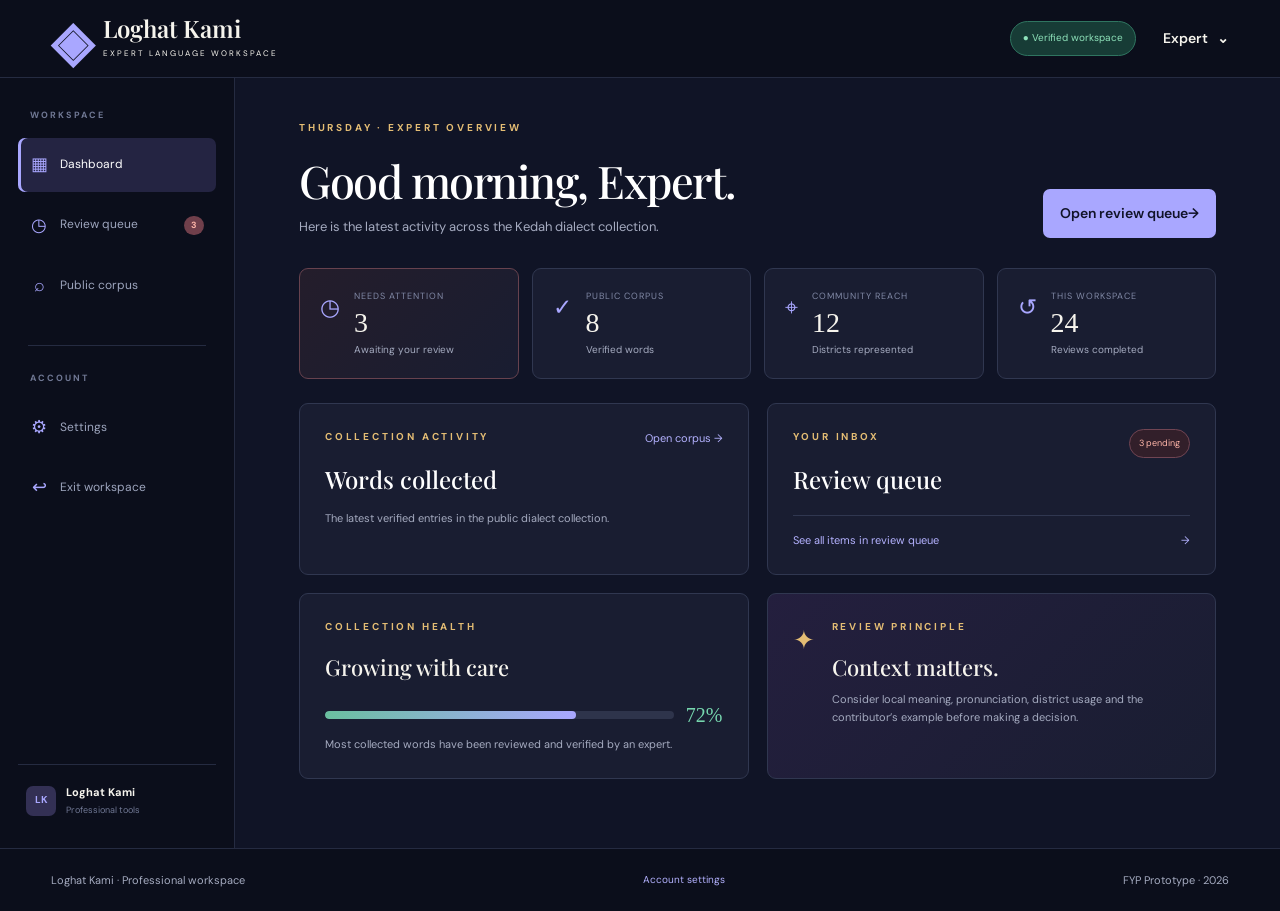
<file: loghat-kami/expert.html>
<!DOCTYPE html>
<html lang="en" data-theme="dark">
<!--
GUIDE: FILE MAP: HTML controls structure/text; CSS controls appearance; js/app.js controls actions. Comments are invisible on the website.
--><head>
    <meta charset="UTF-8"><!--
GUIDE: THEME ON LOAD: Applies the stored theme before the page is drawn. Keep this script in the head.
--><script>try{document.documentElement.dataset.theme='dark'}catch{}</script>
    <meta name="viewport" content="width=device-width, initial-scale=1.0">
    <meta name="description" content="Professional language expert workspace for Loghat Kami.">
    <title>Expert dashboard · Loghat Kami</title>
    <!--
GUIDE: EDIT STYLE: css/style.css. Later stylesheets can override earlier ones.
--><link rel="stylesheet" href="css/style.css"><!--
GUIDE: EDIT STYLE: css/expert.css. Later stylesheets can override earlier ones.
--><link rel="stylesheet" href="css/expert.css">
    <!--
GUIDE: JAVASCRIPT: js/data.js. Example words and district names.
--><script src="js/data.js" defer></script><!--
GUIDE: JAVASCRIPT: js/app.js. Buttons, forms, search, cards and browser storage.
--><script src="js/app.js" defer></script>
</head>
<body id="expert-page" class="expert-shell"><a class="skip" href="#main">Skip to content</a>
<!--
GUIDE: EDIT HEADER: Logo, navigation links and account/theme controls. Change link href to change the destination.
--><header class="expert-header"><a class="brand" href="index.html"><span class="brand-icon">◈</span><span>Loghat Kami<small>EXPERT LANGUAGE WORKSPACE</small></span></a><div class="expert-header-right"><span class="expert-pill">● Verified workspace</span><!--
GUIDE: EDIT BUTTON: profile. Change visible text after this tag; keep id/data attributes for the click handler. type=submit sends its form.
--><button id="profile" class="expert-profile"><span id="expert-avatar"></span><span id="expert-name">Expert</span><span aria-hidden="true">⌄</span></button></div></header>
<div class="expert-app"><aside class="expert-sidebar"><div class="sidebar-label">WORKSPACE</div><a class="side-link active" href="expert.html"><span>▦</span>Dashboard</a><a class="side-link" href="expert-review.html"><span>◷</span>Review queue <b id="sidebar-pending">3</b></a><a class="side-link" href="corpus.html"><span>⌕</span>Public corpus</a><div class="sidebar-divider"></div><div class="sidebar-label">ACCOUNT</div><a class="side-link" href="account.html#settings"><span>⚙</span>Settings</a><a class="side-link" href="index.html"><span>↩</span>Exit workspace</a><div class="sidebar-foot"><span class="sidebar-avatar">LK</span><span><strong>Loghat Kami</strong><small>Professional tools</small></span></div></aside>
<!--
GUIDE: MAIN PAGE CONTENT: Edit the page sections below; keep existing IDs used by JavaScript.
--><main id="main" class="expert-main page"><!--
GUIDE: EDIT EXPERT DASHBOARD: Metrics and queues are populated by the #expert-dashboard block in js/app.js.
--><section id="expert-dashboard" class="dashboard-content"><div class="dashboard-welcome"><div><span class="eyebrow">THURSDAY · EXPERT OVERVIEW</span><!--
GUIDE: EDIT TEXT: Main page title. Text after this tag is visible on the page.
--><h1>Good morning, <span id="dashboard-expert-name">Expert</span>.</h1><p>Here is the latest activity across the Kedah dialect collection.</p></div><a class="button expert-primary" href="expert-review.html">Open review queue <span aria-hidden="true">→</span></a></div>
<!--
GUIDE: EDIT SECTION: expert-metrics. Change headings/text below; find the same class in CSS for layout.
--><section class="expert-metrics" aria-label="Workspace metrics"><div class="metric-card metric-urgent"><span class="metric-icon">◷</span><div><small>NEEDS ATTENTION</small><strong id="metric-pending">3</strong><span>Awaiting your review</span></div></div><div class="metric-card"><span class="metric-icon">✓</span><div><small>PUBLIC CORPUS</small><strong id="metric-approved">8</strong><span>Verified words</span></div></div><div class="metric-card"><span class="metric-icon">⌖</span><div><small>COMMUNITY REACH</small><strong id="metric-districts">12</strong><span>Districts represented</span></div></div><div class="metric-card"><span class="metric-icon">↺</span><div><small>THIS WORKSPACE</small><strong>24</strong><span>Reviews completed</span></div></div></section>
<!--
GUIDE: EDIT SECTION: dashboard-grid. Change headings/text below; find the same class in CSS for layout.
--><section class="dashboard-grid"><div class="dashboard-panel collection-panel"><div class="panel-heading"><div><span class="eyebrow">COLLECTION ACTIVITY</span><!--
GUIDE: EDIT TEXT: Section heading. Text after this tag is visible on the page.
--><h2>Words collected</h2></div><a href="corpus.html" class="text-link">Open corpus →</a></div><p class="panel-subtitle">The latest verified entries in the public dialect collection.</p><div id="expert-words" class="expert-word-list"></div></div><div class="dashboard-panel queue-panel"><div class="panel-heading"><div><span class="eyebrow">YOUR INBOX</span><!--
GUIDE: EDIT TEXT: Section heading. Text after this tag is visible on the page.
--><h2>Review queue</h2></div><span id="queue-count" class="queue-count">3 pending</span></div><div id="expert-queue" class="expert-queue-list"></div><a href="expert-review.html" class="queue-footer">See all items in review queue <span>→</span></a></div></section>
<!--
GUIDE: EDIT SECTION: dashboard-bottom. Change headings/text below; find the same class in CSS for layout.
--><section class="dashboard-bottom"><div class="dashboard-panel insight-panel"><span class="eyebrow">COLLECTION HEALTH</span><!--
GUIDE: EDIT TEXT: Section heading. Text after this tag is visible on the page.
--><h2>Growing with care</h2><div class="health-row"><div class="health-bar"><span></span></div><strong>72%</strong></div><p>Most collected words have been reviewed and verified by an expert.</p></div><div class="dashboard-panel note-panel"><span class="note-icon">✦</span><div><span class="eyebrow">REVIEW PRINCIPLE</span><!--
GUIDE: EDIT TEXT: Section heading. Text after this tag is visible on the page.
--><h2>Context matters.</h2><p>Consider local meaning, pronunciation, district usage and the contributor’s example before making a decision.</p></div></div></section></section></main></div>
<!--
GUIDE: EDIT FOOTER: Bottom logo, links and project information.
--><footer class="expert-footer"><span>Loghat Kami · Professional workspace</span><a href="account.html#settings">Account settings</a><span>FYP Prototype · 2026</span></footer><div id="toast" role="status"></div>
</body></html>
</file>
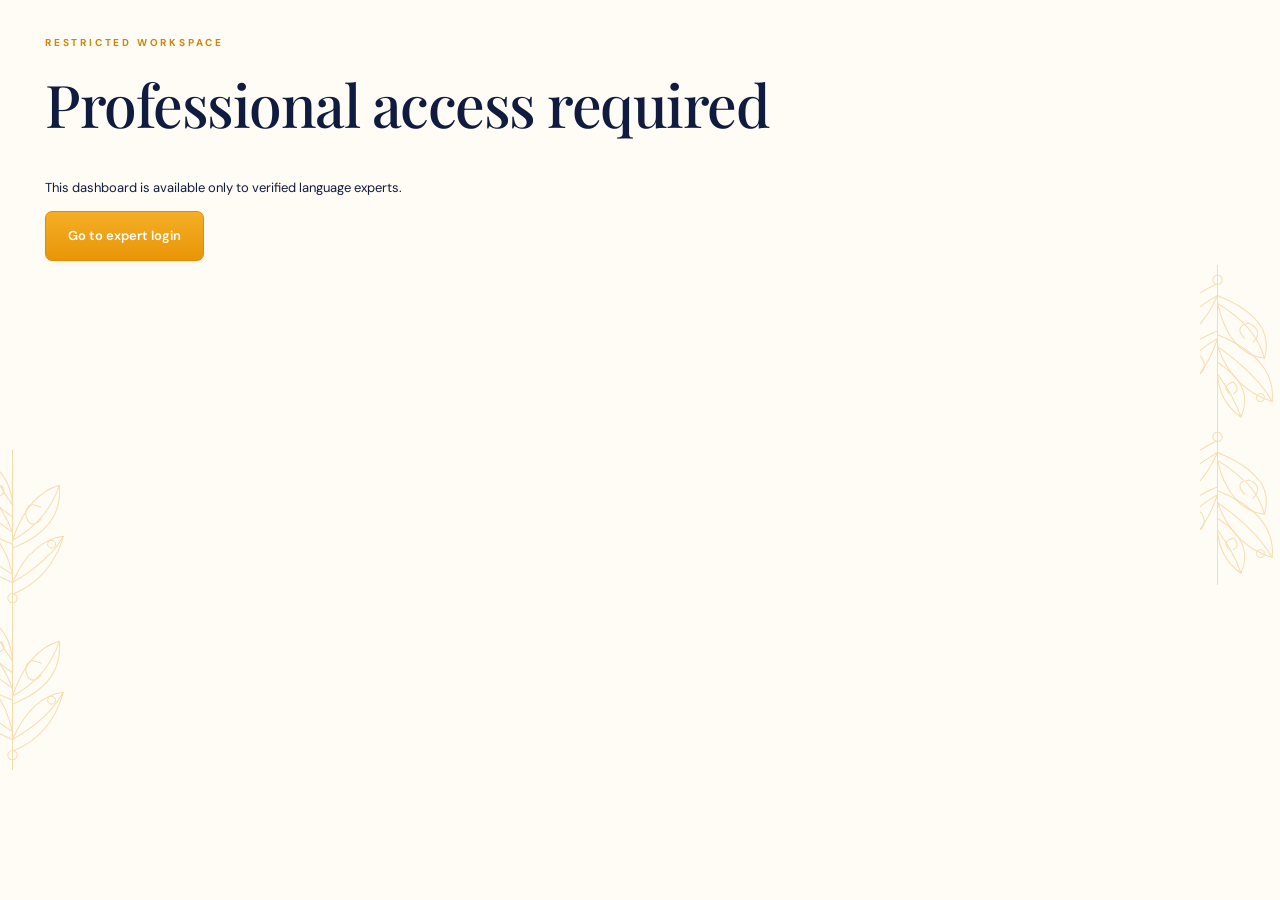
<file: loghat-kami/review.html>
<!DOCTYPE html>
<html lang="en" data-theme="light">

<!--
GUIDE: FILE MAP: HTML controls structure/text; CSS controls appearance; js/app.js controls actions. Comments are invisible on the website.
--><head>
    <meta charset="UTF-8">
    <!--
GUIDE: THEME ON LOAD: Applies the stored theme before the page is drawn. Keep this script in the head.
--><script>try{document.documentElement.dataset.theme=JSON.parse(localStorage.getItem("lk-theme"))||"light"}catch{}</script>
    <meta name="viewport" content="width=device-width, initial-scale=1.0">
    <meta name="description" content="Loghat Kami — documenting and preserving the Kedah Malay dialect.">
    <title>Expert Review · Loghat Kami</title>
    <!--
GUIDE: EDIT STYLE: css/style.css. Later stylesheets can override earlier ones.
--><link rel="stylesheet" href="css/style.css">
    <!--
GUIDE: EDIT STYLE: css/heritage.css. Later stylesheets can override earlier ones.
--><link rel="stylesheet" href="css/heritage.css">
    <!--
GUIDE: JAVASCRIPT: js/data.js. Example words and district names.
--><script src="js/data.js" defer></script>
    <!--
GUIDE: JAVASCRIPT: js/app.js. Buttons, forms, search, cards and browser storage.
--><script src="js/app.js" defer></script>
</head>

<body id="expert-page"><a class="skip" href="#main">Skip to content</a>
    <!--
GUIDE: EDIT HEADER: Logo, navigation links and account/theme controls. Change link href to change the destination.
--><header><a class="brand" href="index.html"><span class="brand-icon" aria-hidden="true"><!--
GUIDE: VECTOR ICON: paths draw this logo/icon. CSS currentColor sets its colour; preserve viewBox to keep proportions.
--><svg viewBox="0 0 50 60"
                    fill="none" xmlns="http://www.w3.org/2000/svg">
                    <path d="M25 55V9M25 55Q4 42 6 22M25 55Q46 42 44 22M25 55Q9 28 15 11M25 55Q41 28 35 11"
                        stroke="currentColor" stroke-width="2" />
                    <path
                        d="M25 5Q13 17 25 27Q37 17 25 5M14 13Q4 24 18 32Q24 22 14 13M36 13Q46 24 32 32Q26 22 36 13M5 26Q1 39 18 43Q18 32 5 26M45 26Q49 39 32 43Q32 32 45 26M5 42Q9 54 23 55Q19 44 5 42M45 42Q41 54 27 55Q31 44 45 42"
                        fill="currentColor" />
                </svg></span><span>Loghat Kami<small>OUR WORDS, OUR LIVING HERITAGE</small></span></a>
        <!--
GUIDE: EDIT MENU: Change each link label for its displayed text; change href for its destination.
--><nav aria-label="Main navigation"><a href="index.html">Home</a><a href="corpus.html">Corpus</a><a href="contribute.html">Contribute</a><a href="about.html">About Us</a></nav>
        <div class="nav-actions"><!--
GUIDE: EDIT BUTTON: theme. Change visible text after this tag; keep id/data attributes for the click handler. type=submit sends its form.
--><button id="theme" class="icon-button" aria-label="Toggle colour theme">☀</button><!--
GUIDE: EDIT BUTTON: profile. Change visible text after this tag; keep id/data attributes for the click handler. type=submit sends its form.
--><button id="profile" class="outline">Demo access</button><a class="button gold small" href="contribute.html">+
                Contribute</a></div>
    </header>
    <!--
GUIDE: MAIN PAGE CONTENT: Edit the page sections below; keep existing IDs used by JavaScript.
--><main id="main" class="page wide">
        <div class="page-intro"><span class="eyebrow">LANGUAGE EXPERT WORKSPACE · DEMO</span>
            <!--
GUIDE: EDIT TEXT: Main page title. Text after this tag is visible on the page.
--><h1>Expert review dashboard</h1>
            <p>Review, edit and verify dialect contributions from the community.</p>
        </div>
        <div class="notice">ⓘ <span>This is a demo expert role without identity verification. Decisions are stored only in your browser.</span></div>
        <!--
GUIDE: EDIT SECTION: stats. Change headings/text below; find the same class in CSS for layout.
--><section class="stats" id="review-stats"></section>
        <div class="review-grid">
            <!--
GUIDE: EDIT SECTION: panel. Change headings/text below; find the same class in CSS for layout.
--><section class="panel">
                <!--
GUIDE: EDIT TEXT: Section heading. Text after this tag is visible on the page.
--><h2>Contributions</h2><label class="sr-only" for="review-filter">Contribution status</label><!--
GUIDE: EDIT DROPDOWN: review-filter. Options may be written below or added from LK_DISTRICTS in js/data.js. Keep option values matched to JS.
--><select id="review-filter">
                    <option value="pending">Awaiting review</option>
                    <option value="revision">Revision requested</option>
                    <option value="approved">Approved</option>
                    <option value="rejected">Rejected</option>
                </select>
                <!--
GUIDE: EDIT REVIEW LIST: JavaScript fills this container with contribution buttons.
--><div id="review-list"></div>
            </section>
            <!--
GUIDE: EDIT REVIEW FORM: JavaScript inserts editable fields and decision buttons here. See the #review-list block in js/app.js.
--><section class="panel" id="review-detail"></section>
        </div>
    </main>
    <!--
GUIDE: EDIT FOOTER: Bottom logo, links and project information.
--><footer><a class="brand" href="index.html"><span class="brand-icon" aria-hidden="true"><!--
GUIDE: VECTOR ICON: paths draw this logo/icon. CSS currentColor sets its colour; preserve viewBox to keep proportions.
--><svg viewBox="0 0 50 60"
                    fill="none" xmlns="http://www.w3.org/2000/svg">
                    <path d="M25 55V9M25 55Q4 42 6 22M25 55Q46 42 44 22M25 55Q9 28 15 11M25 55Q41 28 35 11"
                        stroke="currentColor" stroke-width="2" />
                    <path
                        d="M25 5Q13 17 25 27Q37 17 25 5M14 13Q4 24 18 32Q24 22 14 13M36 13Q46 24 32 32Q26 22 36 13M5 26Q1 39 18 43Q18 32 5 26M45 26Q49 39 32 43Q32 32 45 26M5 42Q9 54 23 55Q19 44 5 42M45 42Q41 54 27 55Q31 44 45 42"
                        fill="currentColor" />
                </svg></span><span>Loghat Kami<small>LOCAL VOICES, SHARED HERITAGE</small></span></a>
        <!--
GUIDE: EDIT MENU: Change each link label for its displayed text; change href for its destination.
--><nav class="footer-nav" aria-label="Footer navigation"><a href="index.html">Home</a><a href="corpus.html">Corpus</a><a href="contribute.html">Contribute</a><a href="about.html">About</a></nav><span>FYP Prototype · 2026</span>
    </footer>
    <!--
GUIDE: DETAIL MODAL: Opened/closed in js/app.js; its contents are generated by details().
--><dialog id="detail"><!--
GUIDE: EDIT BUTTON: dialog-close icon-button. Change visible text after this tag; keep id/data attributes for the click handler. type=submit sends its form.
--><button class="dialog-close icon-button" aria-label="Close">✕</button>
        <!--
GUIDE: EDIT POPUP: details() in js/app.js supplies the word information shown inside this dialog.
--><div id="detail-content"></div>
    </dialog>
    <div id="toast" role="status"></div>
</body>

</html>
</file>
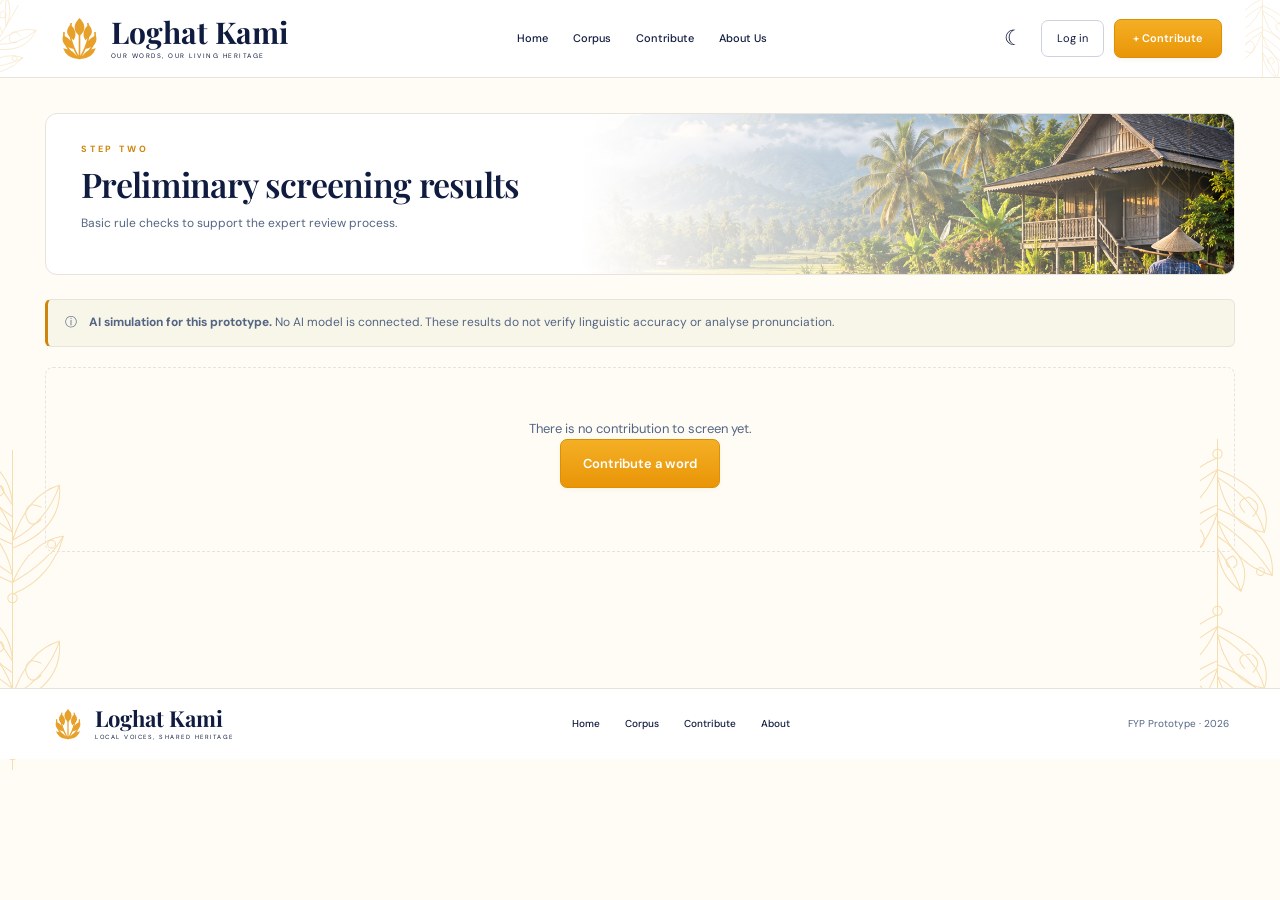
<file: loghat-kami/screening.html>
<!DOCTYPE html>
<html lang="en" data-theme="light">

<!--
GUIDE: FILE MAP: HTML controls structure/text; CSS controls appearance; js/app.js controls actions. Comments are invisible on the website.
--><head>
    <meta charset="UTF-8">
    <!--
GUIDE: THEME ON LOAD: Applies the stored theme before the page is drawn. Keep this script in the head.
--><script>try{document.documentElement.dataset.theme=JSON.parse(localStorage.getItem("lk-theme"))||"light"}catch{}</script>
    <meta name="viewport" content="width=device-width, initial-scale=1.0">
    <meta name="description" content="Loghat Kami — documenting and preserving the Kedah Malay dialect.">
    <title>Preliminary Screening · Loghat Kami</title>
    <!--
GUIDE: EDIT STYLE: css/style.css. Later stylesheets can override earlier ones.
--><link rel="stylesheet" href="css/style.css">
    <!--
GUIDE: EDIT STYLE: css/heritage.css. Later stylesheets can override earlier ones.
--><link rel="stylesheet" href="css/heritage.css">
    <!--
GUIDE: JAVASCRIPT: js/data.js. Example words and district names.
--><script src="js/data.js" defer></script>
    <!--
GUIDE: JAVASCRIPT: js/app.js. Buttons, forms, search, cards and browser storage.
--><script src="js/app.js" defer></script>
</head>

<body><a class="skip" href="#main">Skip to content</a>
    <!--
GUIDE: EDIT HEADER: Logo, navigation links and account/theme controls. Change link href to change the destination.
--><header><a class="brand" href="index.html"><span class="brand-icon" aria-hidden="true"><!--
GUIDE: VECTOR ICON: paths draw this logo/icon. CSS currentColor sets its colour; preserve viewBox to keep proportions.
--><svg viewBox="0 0 50 60"
                    fill="none" xmlns="http://www.w3.org/2000/svg">
                    <path d="M25 55V9M25 55Q4 42 6 22M25 55Q46 42 44 22M25 55Q9 28 15 11M25 55Q41 28 35 11"
                        stroke="currentColor" stroke-width="2" />
                    <path
                        d="M25 5Q13 17 25 27Q37 17 25 5M14 13Q4 24 18 32Q24 22 14 13M36 13Q46 24 32 32Q26 22 36 13M5 26Q1 39 18 43Q18 32 5 26M45 26Q49 39 32 43Q32 32 45 26M5 42Q9 54 23 55Q19 44 5 42M45 42Q41 54 27 55Q31 44 45 42"
                        fill="currentColor" />
                </svg></span><span>Loghat Kami<small>OUR WORDS, OUR LIVING HERITAGE</small></span></a>
        <!--
GUIDE: EDIT MENU: Change each link label for its displayed text; change href for its destination.
--><nav aria-label="Main navigation"><a href="index.html">Home</a><a href="corpus.html">Corpus</a><a href="contribute.html">Contribute</a><a href="about.html">About Us</a></nav>
        <div class="nav-actions"><!--
GUIDE: EDIT BUTTON: theme. Change visible text after this tag; keep id/data attributes for the click handler. type=submit sends its form.
--><button id="theme" class="icon-button" aria-label="Toggle colour theme">☀</button><!--
GUIDE: EDIT BUTTON: profile. Change visible text after this tag; keep id/data attributes for the click handler. type=submit sends its form.
--><button id="profile" class="outline">Demo access</button><a class="button gold small" href="contribute.html">+
                Contribute</a></div>
    </header>
    <!--
GUIDE: MAIN PAGE CONTENT: Edit the page sections below; keep existing IDs used by JavaScript.
--><main id="main" class="page">
        <div class="page-intro"><span class="eyebrow">STEP TWO</span>
            <!--
GUIDE: EDIT TEXT: Main page title. Text after this tag is visible on the page.
--><h1>Preliminary screening results</h1>
            <p>Basic rule checks to support the expert review process.</p>
        </div>
        <div class="notice">ⓘ <span><strong>AI simulation for this prototype.</strong> No AI model is connected. These results do not verify linguistic accuracy or analyse pronunciation.</span></div>
        <!--
GUIDE: EDIT SCREENING: Result panels are generated in the #screening-content block of js/app.js.
--><div id="screening-content" class="screen-grid"></div>
    </main>
    <!--
GUIDE: EDIT FOOTER: Bottom logo, links and project information.
--><footer><a class="brand" href="index.html"><span class="brand-icon" aria-hidden="true"><!--
GUIDE: VECTOR ICON: paths draw this logo/icon. CSS currentColor sets its colour; preserve viewBox to keep proportions.
--><svg viewBox="0 0 50 60"
                    fill="none" xmlns="http://www.w3.org/2000/svg">
                    <path d="M25 55V9M25 55Q4 42 6 22M25 55Q46 42 44 22M25 55Q9 28 15 11M25 55Q41 28 35 11"
                        stroke="currentColor" stroke-width="2" />
                    <path
                        d="M25 5Q13 17 25 27Q37 17 25 5M14 13Q4 24 18 32Q24 22 14 13M36 13Q46 24 32 32Q26 22 36 13M5 26Q1 39 18 43Q18 32 5 26M45 26Q49 39 32 43Q32 32 45 26M5 42Q9 54 23 55Q19 44 5 42M45 42Q41 54 27 55Q31 44 45 42"
                        fill="currentColor" />
                </svg></span><span>Loghat Kami<small>LOCAL VOICES, SHARED HERITAGE</small></span></a>
        <!--
GUIDE: EDIT MENU: Change each link label for its displayed text; change href for its destination.
--><nav class="footer-nav" aria-label="Footer navigation"><a href="index.html">Home</a><a href="corpus.html">Corpus</a><a href="contribute.html">Contribute</a><a href="about.html">About</a></nav><span>FYP Prototype · 2026</span>
    </footer>
    <!--
GUIDE: DETAIL MODAL: Opened/closed in js/app.js; its contents are generated by details().
--><dialog id="detail"><!--
GUIDE: EDIT BUTTON: dialog-close icon-button. Change visible text after this tag; keep id/data attributes for the click handler. type=submit sends its form.
--><button class="dialog-close icon-button" aria-label="Close">✕</button>
        <!--
GUIDE: EDIT POPUP: details() in js/app.js supplies the word information shown inside this dialog.
--><div id="detail-content"></div>
    </dialog>
    <div id="toast" role="status"></div>
</body>

</html>
</file>
<file: loghat-kami/css/style.css>
@import url('https://fonts.googleapis.com/css2?family=DM+Sans:wght@400;500;600;700&family=Playfair+Display:ital,wght@0,500;0,600;0,700;1,500;1,600&display=swap');
:root {
    --bg: #071c22;
    --surface: #0d2830;
    --surface2: #12343c;
    --text: #f2f0e8;
    --muted: #a0b4b5;
    --line: #28434a;
    --gold: #e4bd74;
    --gold-dark: #302611;
    --green: #78d5ae;
    --shadow: 0 16px 45px #0002;
    color-scheme: dark
}
.profile-signed-in{display:inline-flex;align-items:center;gap:8px}.profile-signed-in .profile-avatar{width:24px;height:24px;font-size:13px}.toolbar{margin-bottom:0}.search-submit{background:var(--gold);color:var(--bg);border-radius:4px;padding:9px 16px;font-weight:600;white-space:nowrap}.toolbar .search{min-width:260px}.toolbar .search-submit{width:auto;margin:0}.toolbar select{margin-top:0}

html[data-theme=light] {
    --bg: #f8f5ed;
    --surface: #fffdf7;
    --surface2: #ecefe5;
    --text: #173632;
    --muted: #5b716c;
    --line: #d6dcd0;
    --gold: #936322;
    --gold-dark: #fff6e3;
    --green: #237b57;
    color-scheme: light
}

* {
    box-sizing: border-box
}

body {
    margin: 0;
    background: var(--bg);
    color: var(--text);
    font: 14px/1.65 'DM Sans', Arial, sans-serif
}

h1,
h2,
h3,
.brand {
    font-family: 'Playfair Display', Georgia, serif
}

h1,
h2,
h3,
p {
    margin-top: 0
}

h1 {
    font-size: clamp(38px, 4.6vw, 68px);
    line-height: 1.15;
    font-weight: 500;
    letter-spacing: -1.5px
}

h2 {
    font-size: 30px;
    line-height: 1.3;
    font-weight: 500
}

h3 {
    font-size: 29px;
    margin-bottom: 8px
}

a {
    color: inherit;
    text-decoration: none
}

button,
input,
textarea,
select {
    font: inherit
}

button,
a,
input,
select,
textarea {
    -webkit-tap-highlight-color: transparent
}

button,
.button {
    cursor: pointer
}

button:focus-visible,
a:focus-visible {
    outline: 3px solid var(--gold);
    outline-offset: 4px
}

button {
    border: 0
}

header {
    height: 100px;
    display: flex;
    align-items: center;
    justify-content: space-between;
    padding: 0 5%;
    gap: 25px;
    border-bottom: 1px solid var(--line)
}

.brand {
    display: flex;
    align-items: center;
    gap: 10px;
    font-size: 28px;
    font-weight: 600;
    white-space: nowrap;
    line-height: 1.2
}

.brand-icon {
    font-size: 55px;
    color: var(--gold);
    line-height: 1
}

.brand small {
    display: block;
    font: 8px/2.5 'DM Sans', Arial, sans-serif;
    letter-spacing: 2px
}

.nav-actions,
nav {
    display: flex;
    align-items: center;
    gap: 24px
}

nav a {
    font-size: 12px;
    position: relative;
    padding: 38px 0
}

nav a[aria-current] {
    color: var(--gold)
}

nav a[aria-current]:after {
    content: '';
    position: absolute;
    height: 2px;
    background: var(--gold);
    bottom: 23px;
    left: 0;
    right: 0
}

.nav-actions {
    gap: 12px
}

.button,
button.gold {
    display: inline-flex;
    align-items: center;
    justify-content: center;
    border-radius: 5px;
    padding: 13px 22px;
    font-weight: 600
}

.gold {
    background: #e4bd74;
    color: #192b26
}

.small {
    padding: 10px 17px
}

.outline {
    background: transparent;
    border: 1px solid var(--line);
    border-radius: 5px;
    color: var(--text);
    padding: 10px 16px
}

.icon-button {
    background: transparent;
    color: var(--gold);
    font-size: 22px;
    padding: 8px
}

.hero {
    position: relative;
    min-height: 580px;
    background: linear-gradient(90deg, #061d23 1%, #061d23e8 27%, #061d2350 65%, #061d230a), url('../assets/kedah.svg') center 58%/cover;
    color: #fff7e8;
    padding: 66px 7% 85px;
    overflow: hidden
}

.hero:before {
    content: '✥';
    position: absolute;
    left: -50px;
    top: 25px;
    font-size: 250px;
    opacity: .1;
    color: #f0c879
}

.hero-content {
    position: relative;
    max-width: 610px
}

.eyebrow {
    font-size: 10px;
    letter-spacing: 2.8px;
    color: var(--gold);
    font-weight: 700;
    display: block;
    margin-bottom: 18px
}

.hero h1 {
    margin-bottom: 22px
}

.hero h1 em,
h1 em {
    color: #e8c98b;
    font-weight: 500
}

.hero p {
    max-width: 460px;
    color: #ccd5cc;
    font-size: 15px;
    line-height: 1.8;
    margin-bottom: 28px
}

.search {
    display: flex;
    align-items: center;
    background: var(--surface);
    border: 1px solid var(--line);
    border-radius: 6px;
    padding: 5px 6px 5px 16px;
    gap: 10px
}

.search input {
    border: 0 !important;
    background: transparent !important;
    margin: 0 !important;
    box-shadow: none !important;
    min-width: 0;
    width: 100%;
    padding: 10px !important;
    color: var(--text)
}

.hero-search {
    max-width: 530px;
    background: #092b30;
    border-color: #4c7669;
    color: #eee
}

.hero-search input {
    color: #fff
}

.search button {
    background: #e4bd74;
    color: #16302d;
    border-radius: 4px;
    padding: 11px 21px
}

.suggestions {
    display: flex;
    align-items: center;
    gap: 10px;
    color: #c4cfc6;
    font-size: 11px;
    margin-top: 14px
}

.suggestions a {
    border: 1px solid #7c95826b;
    padding: 3px 15px;
    border-radius: 20px
}

.hero-note {
    position: absolute;
    right: 7%;
    bottom: 120px;
    text-align: right;
    display: grid;
    gap: 13px
}

.hero-note strong {
    font: italic 30px/1.4 Georgia, serif;
    color: #fff0c9
}

.hero-note span {
    font-size: 9px;
    letter-spacing: 2px
}

.hero-bottom {
    position: absolute;
    bottom: 0;
    left: 0;
    right: 0;
    padding: 20px 7%;
    background: #09232bbf;
    border-top: 1px solid #d4b56a33;
    font-size: 9px;
    letter-spacing: 2px;
    display: flex;
    justify-content: space-between;
    color: #e6d1a4
}

.stats {
    display: grid;
    grid-template-columns: repeat(4, 1fr);
    margin: 0 7%;
    border-bottom: 1px solid var(--line)
}

.stat {
    padding: 26px 25px;
    display: flex;
    gap: 16px;
    align-items: center;
    border-right: 1px solid var(--line)
}

.stat:last-child {
    border: 0
}

.stat-icon {
    font-size: 25px;
    color: var(--gold)
}

.stat strong {
    display: block;
    font: 26px Georgia, serif;
    line-height: 1.4
}

.stat small {
    font-size: 10px;
    color: var(--muted)
}

.section {
    margin: 55px 7%
}

.section-heading {
    display: flex;
    align-items: end;
    justify-content: space-between;
    gap: 20px;
    margin-bottom: 25px
}

.section-heading h2 {
    margin: 0
}

.section-heading .eyebrow {
    margin-bottom: 8px
}

.text-link {
    font-size: 12px;
    color: var(--gold)
}

.word-grid {
    display: grid;
    grid-template-columns: repeat(4, minmax(0, 1fr));
    gap: 20px
}

.word-card {
    border: 1px solid var(--line);
    background: var(--surface);
    border-radius: 8px;
    overflow: hidden;
    transition: transform .2s, box-shadow .2s
}

.word-card:hover {
    transform: translateY(-4px);
    box-shadow: var(--shadow)
}

.word-body {
    padding: 22px 20px 15px;
    min-height: 183px
}

.word-title {
    display: flex;
    justify-content: space-between;
    align-items: start
}

.word-title h3 {
    font-size: 29px
}

.audio-button {
    border: 1px solid var(--line);
    background: var(--surface2);
    color: var(--gold);
    border-radius: 50%;
    width: 31px;
    height: 31px
}

.word-card p {
    color: var(--muted);
    font-size: 12px;
    min-height: 40px;
    margin-bottom: 12px
}

.word-meta {
    display: flex;
    justify-content: space-between;
    font-size: 10px;
    color: var(--muted)
}

.badge {
    font-size: 9px;
    display: inline-block;
    border: 1px solid #59947a66;
    color: var(--green);
    background: #4b997515;
    padding: 3px 8px;
    border-radius: 20px
}

.word-landscape {
    height: 105px;
    background: linear-gradient(0deg, #092b3033, #092b3000), url('../assets/kedah.svg') center 60%/cover;
    border-top: 1px solid var(--line);
    display: flex;
    align-items: end;
    justify-content: end;
    padding: 10px
}

.word-landscape button {
    font-size: 10px;
    background: #072329c9;
    color: #fff;
    border: 1px solid #ffffff33;
    padding: 5px 10px;
    border-radius: 3px
}

.word-card:nth-child(2n) .word-landscape {
    background-position: 85% 65%
}

.journey {
    display: grid;
    grid-template-columns: 1.1fr 1fr;
    background: var(--surface);
    border: 1px solid var(--line);
    padding: 38px 45px;
    border-radius: 8px;
    gap: 70px
}

.journey p {
    color: var(--muted);
    font-size: 13px
}

.steps>div {
    display: flex;
    gap: 20px;
    margin: 0 0 20px
}

.steps b {
    font: italic 24px Georgia;
    color: var(--gold);
    border-bottom: 1px solid var(--line)
}

.steps span {
    font-size: 12px;
    color: var(--muted)
}

.steps strong {
    display: block;
    font-size: 14px;
    color: var(--text)
}

footer {
    margin-top: 70px;
    padding: 32px 7%;
    border-top: 1px solid var(--line);
    display: flex;
    align-items: center;
    justify-content: space-between;
    gap: 25px
}

footer .brand {
    font-size: 23px
}

footer p,
footer>span {
    font-size: 11px;
    color: var(--muted);
    margin: 0
}

.page {
    max-width: 1250px;
    margin: 0 auto;
    padding: 45px 45px 20px;
    min-height: 65vh
}

.page-intro {
    margin: 0 0 30px;
    max-width: 800px
}

.page-intro h1 {
    font-size: 43px;
    margin-bottom: 14px
}

.page-intro p,
.muted {
    color: var(--muted);
    font-size: 12px
}

.panel {
    padding: 27px;
    background: var(--surface);
    border: 1px solid var(--line);
    border-radius: 8px
}

.panel h2 {
    font-size: 23px;
    margin-bottom: 15px
}

.panel p {
    line-height: 1.8
}

.workflow {
    display: flex;
    gap: 35px;
    padding: 17px 0;
    margin-bottom: 26px;
    border-block: 1px solid var(--line);
    color: var(--muted);
    font-size: 12px
}

.workflow .active {
    color: var(--gold)
}

.contribution-layout {
    display: grid;
    grid-template-columns: 1.3fr 1fr;
    gap: 24px
}

label {
    display: block;
    font-size: 12px;
    margin: 17px 0
}

input,
textarea,
select {
    width: 100%;
    padding: 12px 14px;
    background: var(--bg);
    color: var(--text);
    border: 1px solid var(--line);
    border-radius: 5px;
    margin-top: 7px
}

input:focus,
textarea:focus,
select:focus {
    outline: 1px solid var(--gold)
}

textarea {
    resize: vertical;
    min-height: 95px
}

.location-card {
    background: var(--surface2);
    display: flex;
    align-items: center;
    gap: 15px;
    padding: 20px;
    font-size: 30px;
    color: var(--gold);
    border-radius: 5px
}

.location-card strong {
    display: block;
    font-size: 12px;
    color: var(--text)
}

.location-card small {
    font-size: 10px;
    display: block;
    color: var(--muted)
}

.upload {
    display: flex;
    align-items: center;
    flex-direction: column;
    border: 1px dashed #72918c;
    border-radius: 6px;
    padding: 20px 12px;
    gap: 8px;
    color: var(--gold);
    font-size: 22px
}

.upload strong {
    font-size: 12px
}

.upload small {
    font-size: 10px;
    color: var(--muted)
}

.upload input {
    font-size: 10px;
    padding: 6px
}

.full {
    width: 100%
}

audio {
    width: 100%;
    margin: 10px 0
}

.notice {
    display: flex;
    align-items: start;
    gap: 12px;
    border: 1px solid #5483a44d;
    background: #5180aa12;
    padding: 16px 20px;
    color: var(--muted);
    font-size: 12px;
    border-radius: 6px;
    margin: 20px 0
}

.form-actions {
    grid-column: 1/-1;
    display: flex;
    justify-content: end;
    gap: 12px
}

.toolbar {
    display: flex;
    gap: 14px;
    align-items: center;
    margin-top: 28px
}

.toolbar .search {
    flex: 1
}

.toolbar select {
    width: 180px;
    margin: 0
}

.toolbar button {
    white-space: nowrap
}

.pagination {
    display: flex;
    justify-content: center;
    gap: 8px;
    margin: 25px
}

.pagination button {
    padding: 7px 14px;
    border-radius: 4px;
    background: var(--surface);
    color: var(--text);
    border: 1px solid var(--line)
}

.pagination button.active {
    background: var(--gold);
    color: var(--bg)
}

.screen-grid,
.about-grid {
    display: grid;
    grid-template-columns: 1fr 1fr;
    gap: 24px
}

.score {
    width: 120px;
    height: 120px;
    border-radius: 50%;
    border: 9px solid var(--green);
    display: flex;
    align-items: center;
    justify-content: center;
    font: 26px Georgia;
    color: var(--green);
    margin: 25px auto
}

.checklist {
    padding-left: 20px;
    line-height: 2.3;
    font-size: 12px
}

.review-grid {
    display: grid;
    grid-template-columns: 300px 1fr;
    gap: 24px;
    margin-top: 25px
}

.page .stats {
    margin: 0
}

.review-item {
    display: block;
    text-align: left;
    background: var(--bg);
    color: var(--text);
    border: 1px solid var(--line);
    padding: 14px;
    width: 100%;
    border-radius: 5px;
    margin-top: 12px
}

.review-item.selected {
    border-color: var(--gold)
}

.review-item small {
    display: block;
    color: var(--muted)
}

.review-actions {
    display: flex;
    gap: 10px;
    flex-wrap: wrap;
    margin-top: 25px
}

.danger {
    color: #f5a395;
    border-color: #934e4e
}

.table-wrap {
    overflow-x: auto;
    grid-column: 1/-1
}

table {
    width: 100%;
    border-collapse: collapse;
    text-align: left;
    background: var(--surface);
    font-size: 12px
}

th,
td {
    padding: 16px;
    border-bottom: 1px solid var(--line)
}

th {
    color: var(--gold)
}

.empty {
    text-align: center;
    padding: 50px;
    grid-column: 1/-1;
    border: 1px dashed var(--line);
    border-radius: 8px;
    color: var(--muted)
}

dialog {
    max-width: 550px;
    width: 90%;
    background: var(--surface);
    color: var(--text);
    border: 1px solid var(--line);
    border-radius: 10px;
    padding: 35px;
    box-shadow: var(--shadow)
}

dialog::backdrop {
    background: #0009;
    backdrop-filter: blur(4px)
}

.dialog-close {
    position: absolute;
    right: 12px;
    top: 10px
}

dl {
    display: grid;
    grid-template-columns: 95px 1fr;
    gap: 12px;
    font-size: 12px
}

dt {
    color: var(--muted)
}

dd {
    margin: 0;
    overflow-wrap: anywhere
}

#toast {
    position: fixed;
    bottom: 25px;
    left: 50%;
    transform: translateX(-50%);
    padding: 14px 24px;
    background: var(--text);
    color: var(--bg);
    border-radius: 6px;
    box-shadow: var(--shadow);
    display: none;
    z-index: 20;
    max-width: 90%;
    font-size: 12px
}

.skip {
    position: absolute;
    top: -80px
}

.skip:focus {
    top: 5px;
    left: 5px;
    background: var(--surface);
    padding: 10px;
    z-index: 100
}

.sr-only {
    position: absolute;
    width: 1px;
    height: 1px;
    overflow: hidden;
    clip: rect(0, 0, 0, 0)
}

.panel .eyebrow {
    margin-top: 10px
}

.review-edit {
    display: grid;
    grid-template-columns: 1fr 1fr;
    gap: 0 15px
}

.review-edit .span {
    grid-column: 1/-1
}

button:disabled {
    opacity: .5;
    cursor: not-allowed
}

@media(min-width:1600px) {
    header {
        padding-inline: 7%
    }
    .hero {
        min-height: 650px;
        padding-top: 95px
    }
    .hero-content {
        max-width: 660px
    }
}

@media(max-width:1100px) {
    header {
        height: auto;
        flex-wrap: wrap;
        padding: 20px 5%
    }
    nav {
        order: 3;
        width: 100%;
        justify-content: center
    }
    nav a {
        padding: 10px 0
    }
    nav a[aria-current]:after {
        bottom: 0
    }
    .word-grid {
        grid-template-columns: repeat(2, 1fr)
    }
    .hero-note {
        right: 5%
    }
    .hero-content {
        max-width: 560px
    }
    .stat {
        padding: 22px 10px;
        gap: 10px
    }
    .journey {
        gap: 30px
    }
    .toolbar {
        flex-wrap: wrap
    }
    .toolbar .search {
        flex-basis: 100%
    }
}

@media(max-width:650px) {
    header {
        gap: 12px
    }
    .brand {
        font-size: 24px
    }
    .nav-actions {
        margin-left: auto
    }
    .nav-actions .small {
        display: none
    }
    #profile {
        font-size: 10px;
        padding: 7px
    }
    nav {
        gap: 20px;
        overflow: auto;
        justify-content: flex-start
    }
    nav a {
        font-size: 11px;
        white-space: nowrap
    }
    .hero {
        padding: 45px 6% 95px;
        min-height: 570px;
        background-position: 65% center
    }
    .hero-note {
        display: none
    }
    .hero h1 {
        font-size: 46px
    }
    .hero p {
        font-size: 13px
    }
    .hero-bottom {
        font-size: 8px;
        padding: 20px 6%
    }
    .hero-bottom span {
        display: none
    }
    .suggestions {
        gap: 6px
    }
    .suggestions a {
        padding: 3px 10px
    }
    .stats {
        grid-template-columns: repeat(2, 1fr);
        margin: 0 6%
    }
    .stat {
        border-bottom: 1px solid var(--line);
        padding: 20px 8px
    }
    .stat:nth-child(2) {
        border-right: 0
    }
    .section {
        margin: 38px 6%
    }
    .section-heading {
        align-items: start
    }
    .section-heading h2 {
        font-size: 26px
    }
    .section-heading .text-link {
        max-width: 95px;
        text-align: right
    }
    .eyebrow {
        font-size: 8px;
        letter-spacing: 2px
    }
    .word-grid {
        gap: 12px
    }
    .word-body {
        padding: 17px 13px;
        min-height: 190px
    }
    .word-title h3 {
        font-size: 26px
    }
    .word-meta {
        gap: 5px;
        flex-wrap: wrap
    }
    .journey {
        grid-template-columns: 1fr;
        padding: 25px;
        gap: 20px
    }
    .page {
        padding: 30px 6%
    }
    .page-intro h1 {
        font-size: 34px
    }
    .contribution-layout,
    .screen-grid,
    .about-grid,
    .review-grid {
        grid-template-columns: 1fr
    }
    .workflow {
        gap: 15px;
        font-size: 10px
    }
    .panel {
        padding: 21px
    }
    .toolbar select {
        width: calc(50% - 8px)
    }
    .review-edit {
        grid-template-columns: 1fr
    }
    .review-edit .span {
        grid-column: auto
    }
    footer {
        flex-wrap: wrap;
        padding: 25px 6%;
        margin-top: 40px
    }
    footer p {
        display: none
    }
    .form-actions .button {
        font-size: 12px;
        padding: 12px
    }
    .review-actions button {
        flex: 1
    }
    .toolbar .outline {
        width: 100%
    }
}

.search button {
    flex-shrink: 0;
    white-space: nowrap
}

.brand-icon svg {
    display: block;
    width: 43px;
    height: 50px
}

.hero:before {
    content: '';
    width: 100px;
    height: 100px;
    left: -50px;
    top: 35px;
    border: 1px solid #d6b572;
    transform: rotate(45deg);
    box-shadow: 0 0 0 12px #d6b57222, 0 0 0 24px #d6b57222
}

.panel {
    position: relative
}

.panel:before {
    content: '';
    position: absolute;
    top: 7px;
    left: 7px;
    width: 13px;
    height: 13px;
    border-top: 1px solid var(--gold);
    border-left: 1px solid var(--gold);
    opacity: .6;
    pointer-events: none
}
</file>
<file: loghat-kami/css/heritage.css>
/* Shared heritage design: normal mode and night mode. */

:root,
html[data-theme="light"] {
    --bg: #fffcf5;
    --surface: #fff;
    --surface2: #f8f5e9;
    --text: #101b40;
    --muted: #536583;
    --line: #e6e4dc;
    --gold: #ce8509;
    --gold-dark: #fff0c7;
    --green: #087953;
    --shadow: 0 5px 22px #967c3a0b;
    --hero-wash: linear-gradient(90deg, #fffdf7f5 0%, #fffdf7dc 28%, #fffdf78a 45%, #fffdf700 68%);
    color-scheme: light
}

html[data-theme="dark"] {
    --bg: #0c1726;
    --surface: #132338;
    --surface2: #1b3045;
    --text: #f4efe2;
    --muted: #aebdd0;
    --line: #2c3e53;
    --gold: #eab654;
    --gold-dark: #332b1c;
    --green: #7bd4af;
    --shadow: 0 5px 22px #0002;
    --hero-wash: linear-gradient(90deg, #0c1726f5 0%, #0c1726dc 28%, #0c17268a 48%, #0c172611 80%);
    color-scheme: dark
}

body {
    background: var(--bg);
    font-size: 13px;
    position: relative
}

body:before,
body:after {
    content: '';
    position: absolute;
    z-index: -1;
    pointer-events: none;
    width: 130px;
    height: 320px;
    background: url('../assets/heritage-motif.svg') left top/125px auto repeat-y;
    opacity: .35;
    top: 450px
}

body:before {
    left: -50px
}

body:after {
    right: 0;
    bottom: 0;
    top: auto;
    width: 80px;
    transform: rotate(180deg)
}

header {
    height: 78px;
    padding: 0 4.5%;
    gap: 28px;
    background: var(--surface);
    position: relative;
    z-index: 2
}

header:before,
header:after {
    content: '';
    position: absolute;
    pointer-events: none;
    top: 0;
    bottom: 0;
    width: 70px;
    background: url('../assets/heritage-motif.svg') center/75px auto;
    opacity: .28
}

header:before {
    left: -36px;
    transform: rotate(30deg)
}

header:after {
    right: 0;
    width: 35px;
    transform: rotate(180deg)
}

.brand {
    font-size: 30px;
    gap: 10px;
    font-weight: 700;
    color: var(--text)
}

.brand small {
    font-size: 6.5px;
    letter-spacing: 1.5px;
    line-height: 2
}

.brand-icon {
    color: #e7a12a
}

.brand-icon svg {
    width: 43px;
    height: 49px
}

nav {
    gap: 25px
}

nav a {
    padding: 26px 0;
    font-size: 11px;
    font-weight: 500;
    white-space: nowrap
}

nav a[aria-current] {
    color: var(--gold)
}

nav a[aria-current]:after {
    bottom: 18px
}

.nav-actions {
    gap: 10px
}

.nav-actions .outline {
    padding: 8px 15px;
    font-size: 11px;
    border-color: #ccd3df
}

.nav-actions .small {
    padding: 9px 18px;
    font-size: 11px
}

.gold {
    background: linear-gradient(#f4af25, #e99507);
    color: #fff!important;
    border: 1px solid #dc8e06;
    box-shadow: 0 2px 4px #ce850911
}

.button,
button.gold,
.outline {
    border-radius: 7px
}

.icon-button {
    color: var(--text);
    font-size: 21px
}

.hero {
    min-height: 370px;
    padding: 34px 12% 25px;
    background: var(--hero-wash), url('../assets/kedah-heritage.png') center 57%/cover;
    color: var(--text);
    isolation: isolate
}

.hero:before {
    display: block;
    content: '';
    width: 145px;
    height: 100%;
    top: 0;
    left: -20px;
    transform: none;
    box-shadow: none;
    border: 0;
    background: url('../assets/heritage-motif.svg') center/140px 200px repeat-y;
    opacity: .55;
    z-index: -1
}

.hero-content {
    max-width: 690px
}

.hero h1 {
    font-size: clamp(46px, 4.7vw, 70px);
    font-weight: 700;
    letter-spacing: -2px;
    margin: 0 0 2px;
    line-height: 1.1
}

.hero h2 {
    font: 500 clamp(20px, 2.05vw, 29px)/1.18 'Playfair Display', Georgia, serif;
    margin: 6px 0 9px;
    letter-spacing: -.3px
}

.hero p {
    font: 15px/1.55 Georgia, serif;
    color: var(--text);
    max-width: 570px;
    margin-bottom: 18px
}

.hero-search {
    max-width: 690px;
    background: var(--surface);
    color: var(--text);
    border: 1px solid var(--line);
    border-radius: 14px;
    padding: 3px 4px 3px 17px;
    box-shadow: 0 2px 10px #10264a0b;
    gap: 12px
}

.hero-search>span {
    font-size: 28px;
    line-height: 1
}

.hero-search input {
    color: var(--text);
    font-size: 12px
}

.hero-search button {
    background: #008d8b;
    color: #fff;
    padding: 10px 29px;
    border: 1px solid #50b0a3;
    border-radius: 10px;
    font-size: 14px
}

.suggestions {
    color: var(--text);
    font-size: 10px;
    gap: 9px;
    margin-top: 9px;
    flex-wrap: wrap
}

.suggestions a {
    background: var(--surface);
    border: 1px solid var(--line);
    padding: 3px 17px;
    box-shadow: 0 2px 7px #172d4d07
}

.suggestions a:hover {
    border-color: var(--gold);
    color: var(--gold)
}

.hero-note {
    right: 9%;
    bottom: 145px;
    transform: rotate(-8deg);
    text-shadow: 0 2px 4px #34442d
}

.hero-note strong {
    color: #fffdf3;
    font: italic 27px/1.35 Georgia, serif;
    font-weight: 500
}

.heritage-ribbon {
    position: absolute;
    right: 2%;
    top: 0;
    letter-spacing: 3px;
    font-size: 9px;
    line-height: 1.9;
    padding: 22px 16px 31px;
    border: 1px solid #d59b35;
    border-top: none;
    color: #9b5c17;
    background: #fffcf1ed;
    clip-path: polygon(0 0, 100% 0, 100% 100%, 50% 90%, 0 100%)
}

.home-page .stats {
    position: relative;
    margin: 0 3%;
    padding: 0;
    gap: 15px;
    border: 0;
    transform: translateY(-1px)
}

.stat {
    background: var(--surface);
    border: 1px solid var(--line)!important;
    border-radius: 10px;
    box-shadow: var(--shadow);
    padding: 16px 20px;
    gap: 18px;
    position: relative;
    overflow: hidden;
    min-height: 105px
}

.stat:after,
.journey-card:after {
    content: '';
    position: absolute;
    pointer-events: none;
    right: -11px;
    bottom: -23px;
    width: 68px;
    height: 92px;
    background: url('../assets/heritage-motif.svg') center/65px auto;
    opacity: .22;
    transform: rotate(-25deg)
}

.stat-icon {
    flex: 0 0 58px;
    width: 58px;
    height: 58px;
    border-radius: 50%;
    display: grid;
    place-items: center;
    background: #fff6d9;
    color: #d69112;
    font-size: 33px
}

.stat:nth-child(2) .stat-icon {
    background: #eff8ef;
    color: #087a52
}

.stat:nth-child(3) .stat-icon {
    background: #edf9f4;
    color: #00815f
}

.stat strong {
    font: bold 27px/1.1 Georgia, serif;
    color: var(--text)
}

.stat-title {
    display: block;
    font: 15px/1.45 Georgia, serif;
    margin: 2px 0
}

.stat small {
    display: block;
    max-width: 190px;
    font: 11px/1.35 Georgia, serif;
    color: var(--muted)
}

.section {
    margin: 22px 4.2%
}

.section-heading {
    margin-bottom: 12px;
    align-items: center;
    gap: 14px
}

.section-heading h2 {
    font-weight: 700;
    font-size: 25px;
    line-height: 1.2;
    letter-spacing: -.5px;
    display: flex;
    align-items: center;
    gap: 10px
}

.heading-mark {
    color: #dc940e;
    font-size: 39px;
    line-height: .75;
    font-family: Georgia, serif
}

.section-heading p {
    font: 13px/1.4 Georgia, serif;
    color: var(--muted);
    margin: 3px 0 0 40px
}

.text-link {
    color: #1471bc;
    font-size: 12px;
    white-space: nowrap
}

.featured-shell {
    position: relative;
    padding: 0 8px
}

.home-page .word-grid {
    grid-template-columns: repeat(5, minmax(0, 1fr));
    gap: 14px
}

.word-card {
    background: linear-gradient(135deg, var(--surface), var(--surface) 65%, var(--surface2));
    border-radius: 9px;
    box-shadow: var(--shadow)
}

.word-body {
    padding: 14px 16px 11px;
    min-height: 0
}

.word-title {
    align-items: center;
    gap: 6px
}

.word-title h3 {
    font: bold 23px/1.15 Georgia, serif;
    margin-bottom: 4px
}

.audio-button {
    width: 25px;
    height: 25px;
    min-width: 25px;
    font-size: 12px;
    color: var(--green);
    background: var(--surface2)
}

.word-card p.word-meaning {
    min-height: 33px;
    color: var(--text);
    font: 13px/1.3 Georgia, serif;
    margin: 4px 0 9px
}

.word-context {
    display: flex;
    align-items: center;
    gap: 10px;
    min-height: 52px
}

.word-thumbnail {
    flex: 0 0 70px;
    height: 55px;
    border-radius: 5px;
    background: url('../assets/kedah-heritage.png') 75% 70%/250px auto;
    border: 1px solid var(--line)
}

.word-card:nth-child(2n) .word-thumbnail {
    background-position: 95% 45%
}

.word-card:nth-child(3n) .word-thumbnail {
    background-position: 50% 68%
}

.word-context q {
    font: 11px/1.35 Georgia, serif;
    color: var(--muted);
    overflow-wrap: anywhere
}

.word-meta {
    font-size: 9px;
    margin-top: 11px;
    align-items: center;
    gap: 6px
}

.word-meta button {
    border: 0;
    background: none;
    color: var(--gold);
    padding: 0;
    font-size: 9px;
    text-align: right
}

.carousel-arrow {
    position: absolute;
    width: 31px;
    height: 31px;
    border: 1px solid var(--line);
    border-radius: 50%;
    background: var(--surface);
    color: var(--text);
    font: 27px/1 Georgia;
    top: 45%;
    z-index: 1;
    box-shadow: var(--shadow)
}

.previous {
    left: -15px
}

.next {
    right: -15px
}

.journey-section {
    margin-top: 19px
}

.journey-grid {
    display: grid;
    grid-template-columns: repeat(4, minmax(0, 1fr));
    gap: 15px
}

.journey-card {
    display: flex;
    position: relative;
    overflow: hidden;
    align-items: center;
    gap: 15px;
    background: var(--surface);
    border: 1px solid var(--line);
    border-radius: 9px;
    padding: 15px 17px;
    box-shadow: var(--shadow);
    transition: border-color .2s, transform .2s
}

.journey-card:hover {
    border-color: var(--gold);
    transform: translateY(-3px)
}

.journey-icon {
    width: 55px;
    height: 55px;
    flex: 0 0 55px;
    display: grid;
    place-items: center;
    border-radius: 50%;
    font-size: 31px;
    box-shadow: inset 0 0 0 1px #ffffff80, 0 2px 5px #0001
}

.teal {
    background: linear-gradient(135deg, #00a5a2, #007a80);
    color: #fff
}

.amber {
    background: linear-gradient(135deg, #ffce55, #f2a000);
    color: #1d294a
}

.red {
    background: linear-gradient(135deg, #ff6774, #dc2134);
    color: #fff
}

.cream {
    background: linear-gradient(135deg, #fff0b8, #ffd873);
    color: #1f4e75
}

.journey-card strong {
    display: block;
    font: bold 15px/1.2 Georgia, serif;
    margin-bottom: 5px
}

.journey-card small {
    display: block;
    font: 11px/1.35 Georgia, serif;
    color: var(--muted)
}

.journey-card>b {
    position: absolute;
    bottom: 10px;
    right: 9px;
    font: 19px Georgia;
    background: var(--surface);
    border: 1px solid var(--line);
    border-radius: 50%;
    width: 24px;
    height: 24px;
    display: grid;
    place-items: center
}

.journey-card>span:nth-child(2) {
    padding-right: 11px
}

.how-section {
    margin-top: 15px;
    margin-bottom: 14px
}

.how-section .section-heading h2 {
    font-size: 20px
}

.how-section .section-heading p {
    font-size: 12px
}

.how-grid {
    display: grid;
    grid-template-columns: 1fr 30px 1fr 30px 1fr;
    gap: 18px;
    padding: 0 35px;
    align-items: center
}

.how-grid>div {
    display: flex;
    align-items: center;
    gap: 17px
}

.how-icon {
    display: grid;
    place-items: center;
    width: 56px;
    height: 56px;
    flex: 0 0 56px;
    background: #fff1be;
    color: #9b6509;
    border-radius: 50%;
    font-size: 33px
}

.how-icon.mint {
    background: #c4f7e7;
    color: #075b52
}

.how-icon.blue {
    background: #d1e5ff;
    color: #143b72
}

.how-grid h3 {
    font: bold 14px/1.2 Georgia, serif;
    margin-bottom: 5px
}

.how-grid p {
    font: 11px/1.35 Georgia, serif;
    margin: 0;
    color: var(--muted)
}

.flow-arrow {
    font-size: 27px;
    color: var(--text)
}

footer {
    background: var(--surface);
    margin-top: 25px;
    padding: 16px 4%;
    gap: 20px
}

.home-page+footer {
    margin-top: 10px
}

footer .brand {
    font-size: 22px
}

footer .brand small {
    font-size: 6px
}

footer .brand-icon svg {
    height: 36px;
    width: 34px
}

footer p,
footer>span {
    font-size: 10px
}

html[data-theme="dark"] .stat-icon {
    background: var(--surface2);
    color: var(--gold)
}

html[data-theme="dark"] .hero h2,
html[data-theme="dark"] .hero p {
    color: var(--text)
}


/* Shared inner-page treatment. */

.page {
    max-width: 1280px;
    padding: 35px 45px 20px
}

.page-intro {
    max-width: none;
    border: 1px solid var(--line);
    padding: 28px 35px;
    border-radius: 12px;
    background: linear-gradient(90deg, var(--surface) 45%, transparent), url('../assets/kedah-heritage.png') right 50%/cover;
    position: relative;
    overflow: hidden;
    margin-bottom: 24px
}

.page-intro:after {
    content: '';
    position: absolute;
    right: 0;
    top: 0;
    width: 85px;
    height: 100%;
    background: url('../assets/heritage-motif.svg') right/90px auto;
    opacity: .25;
    pointer-events: none
}

.page-intro .eyebrow {
    font-size: 9px;
    margin-bottom: 8px
}

.page-intro h1 {
    font-size: 34px;
    font-weight: 600;
    letter-spacing: -.7px;
    margin-bottom: 10px;
    max-width: 750px
}

.page-intro h1 em {
    color: var(--gold)
}

.page-intro p {
    max-width: 650px;
    color: var(--muted);
    font-size: 12px;
    background: var(--surface);
    border-radius: 4px;
    width: fit-content;
    padding-right: 10px
}

.panel {
    border-radius: 10px;
    box-shadow: var(--shadow);
    background: var(--surface);
    padding: 26px
}

.panel:before {
    border-color: #deb35d;
    top: 9px;
    left: 9px
}

.panel h2 {
    font-size: 23px;
    font-weight: 600
}

.workflow {
    background: var(--surface);
    border: 1px solid var(--line);
    border-radius: 8px;
    padding: 14px 22px;
    justify-content: space-between;
    gap: 15px
}

.workflow .active {
    color: var(--green);
    font-weight: 600
}

.notice {
    color: var(--muted);
    background: var(--surface2);
    border-color: var(--line);
    border-left: 3px solid var(--gold);
    padding: 13px 17px
}

.contribution-layout {
    gap: 24px
}

label {
    font-size: 12px;
    font-weight: 500
}

input,
textarea,
select {
    background: var(--bg);
    border-color: var(--line);
    font-size: 12px;
    border-radius: 6px;
    padding: 11px 13px
}

.location-card {
    background: var(--surface2);
    color: var(--gold);
    border: 1px solid var(--line);
    padding: 18px
}

.upload {
    border-color: #bccfc3;
    background: var(--surface2)
}

.upload strong {
    color: var(--green)
}

.toolbar .search {
    background: var(--surface)
}

.toolbar select {
    background: var(--surface)
}

.page .word-grid {
    grid-template-columns: repeat(4, minmax(0, 1fr))
}

.page .stats {
    gap: 15px;
    border: 0
}

.page .stat {
    padding: 17px 15px
}

.page .stat-icon {
    width: 42px;
    height: 42px;
    flex-basis: 42px;
    font-size: 25px
}

.page .stat small {
    font-size: 10px
}

.review-grid {
    grid-template-columns: 285px 1fr
}

.review-item {
    background: var(--bg);
    border-radius: 7px
}

.review-item.selected {
    border-color: var(--gold);
    box-shadow: inset 3px 0 var(--gold)
}

.review-item strong {
    font: 600 20px Georgia, serif
}

.danger {
    color: #b54246;
    border-color: #dbafb0
}

.table-wrap {
    border: 1px solid var(--line);
    border-radius: 8px
}

th {
    background: var(--surface2);
    color: var(--text)
}

.badge {
    font-size: 10px
}

.pagination button.active {
    color: var(--surface)
}

.screen-grid .panel .button {
    margin-top: 10px
}

dl {
    font-size: 13px;
    gap: 15px
}

dialog {
    border-radius: 12px
}

.score {
    box-shadow: 0 0 0 8px var(--surface2)
}

@media(min-width:1600px) {
    header {
        padding-inline: 7%
    }
    .hero {
        min-height: 410px;
        padding: 38px 12% 25px
    }
    .hero-content {
        max-width: 760px
    }
    .hero-search {
        max-width: 730px
    }
    .home-page .stats {
        margin-inline: 5%
    }
    .section {
        margin-inline: 6%
    }
}

@media(max-width:1150px) {
    header {
        height: auto;
        min-height: 76px;
        flex-wrap: wrap;
        padding: 13px 4%;
        gap: 12px
    }
    .brand {
        font-size: 26px
    }
    nav {
        order: 3;
        width: 100%;
        justify-content: center;
        gap: 30px
    }
    nav a {
        padding: 3px 0 8px
    }
    nav a[aria-current]:after {
        bottom: 2px
    }
    .nav-actions {
        margin-left: auto
    }
    .hero {
        padding-left: 8%;
        min-height: 355px
    }
    .hero h1 {
        font-size: 57px
    }
    .hero-content {
        max-width: 640px
    }
    .hero h2 {
        font-size: 25px
    }
    .hero-note {
        right: 7%;
        bottom: 150px
    }
    .hero-note strong {
        font-size: 21px
    }
    .hero p {
        max-width: 500px
    }
    .stat {
        padding: 13px;
        gap: 10px
    }
    .stat-icon {
        width: 46px;
        height: 46px;
        flex-basis: 46px;
        font-size: 27px
    }
    .stat-title {
        font-size: 13px
    }
    .stat small {
        font-size: 10px
    }
    .home-page .word-grid {
        grid-template-columns: repeat(5, minmax(0, 1fr));
        gap: 10px
    }
    .word-body {
        padding: 12px
    }
    .word-thumbnail {
        flex-basis: 50px;
        height: 47px
    }
    .word-context {
        gap: 7px
    }
    .word-context q {
        font-size: 10px
    }
    .journey-card {
        gap: 10px;
        padding: 13px 10px
    }
    .journey-icon {
        width: 43px;
        height: 43px;
        flex-basis: 43px;
        font-size: 25px
    }
    .journey-card strong {
        font-size: 13px
    }
    .journey-card small {
        font-size: 10px
    }
    .how-grid {
        padding: 0;
        gap: 12px
    }
    .page .word-grid {
        grid-template-columns: repeat(3, minmax(0, 1fr))
    }
    .page .stats {
        grid-template-columns: repeat(2, 1fr)
    }
}

@media(max-width:800px) {
    .hero {
        padding: 30px 6%;
        min-height: 360px
    }
    .hero h1 {
        font-size: 51px
    }
    .hero h2 {
        font-size: 23px
    }
    .hero p {
        font-size: 14px;
        max-width: 430px
    }
    .hero-content {
        max-width: 560px
    }
    .hero-note {
        display: none
    }
    .heritage-ribbon {
        display: none
    }
    .hero {
        background: var(--hero-wash), url('../assets/kedah-heritage.png') 65% center/cover
    }
    .home-page .stats {
        grid-template-columns: repeat(2, minmax(0, 1fr));
        margin: 14px 4%;
        gap: 10px
    }
    .stat {
        min-height: 95px
    }
    .home-page .word-grid {
        grid-template-columns: repeat(3, minmax(0, 1fr))
    }
    .home-page .word-card:nth-child(n+4) {
        display: none
    }
    .journey-grid {
        grid-template-columns: repeat(2, minmax(0, 1fr))
    }
    .journey-card {
        padding: 16px;
        gap: 15px
    }
    .journey-card strong {
        font-size: 15px
    }
    .journey-card small {
        font-size: 12px
    }
    .journey-icon {
        width: 50px;
        height: 50px;
        flex-basis: 50px
    }
    .how-grid {
        grid-template-columns: 1fr;
        gap: 15px;
        padding: 0 15px
    }
    .flow-arrow {
        display: none
    }
    .how-grid h3 {
        font-size: 16px
    }
    .how-grid p {
        font-size: 12px
    }
    .how-section {
        margin-top: 25px
    }
    .section-heading h2 {
        font-size: 24px
    }
    .page {
        padding: 25px 5%
    }
    .page-intro {
        padding: 24px
    }
    .page-intro h1 {
        font-size: 30px
    }
    .review-grid {
        grid-template-columns: 1fr
    }
    .page .word-grid {
        grid-template-columns: repeat(2, minmax(0, 1fr))
    }
    .contribution-layout,
    .screen-grid,
    .about-grid {
        grid-template-columns: 1fr
    }
    .contribution-layout .form-actions {
        position: sticky;
        bottom: 0;
        background: var(--surface);
        border: 1px solid var(--line);
        padding: 12px;
        border-radius: 8px;
        z-index: 2
    }
    footer {
        flex-wrap: wrap
    }
    .home-page+footer {
        margin-top: 25px
    }
}

@media(max-width:500px) {
    header {
        padding: 12px 5%;
        gap: 10px
    }
    .brand {
        font-size: 24px
    }
    .brand small {
        font-size: 5.5px;
        letter-spacing: 1px
    }
    .brand-icon svg {
        width: 35px;
        height: 43px
    }
    .nav-actions {
        gap: 5px
    }
    #profile {
        padding: 6px 8px;
        font-size: 10px
    }
    .nav-actions .small {
        display: none
    }
    nav {
        gap: 21px;
        justify-content: flex-start;
        overflow-x: auto
    }
    nav a {
        font-size: 11px
    }
    .search-nav {
        display: none
    }
    .hero {
        padding: 28px 6% 26px;
        min-height: 0;
        background: var(--hero-wash), url('../assets/kedah-heritage.png') 62% center/cover
    }
    .hero:before {
        opacity: .2;
        width: 80px
    }
    .hero h1 {
        font-size: 45px
    }
    .hero h2 {
        font-size: 20px;
        max-width: 330px;
        margin-top: 10px
    }
    .hero h2 br {
        display: none
    }
    .hero p {
        font-size: 13px;
        max-width: 325px;
        margin: 12px 0 18px
    }
    .hero-search {
        border-radius: 10px;
        gap: 4px;
        padding-left: 10px
    }
    .hero-search input {
        font-size: 11px;
        padding: 7px!important
    }
    .hero-search button {
        padding: 9px 17px;
        font-size: 12px
    }
    .suggestions {
        gap: 6px;
        font-size: 9px
    }
    .suggestions a {
        padding: 3px 11px
    }
    .suggestions>a:last-child {
        display: none
    }
    .stat {
        padding: 12px 10px;
        gap: 8px;
        min-height: 98px
    }
    .stat strong {
        font-size: 24px
    }
    .stat-title {
        font-size: 12px
    }
    .stat-icon {
        width: 37px;
        height: 37px;
        flex-basis: 37px;
        font-size: 23px
    }
    .stat small {
        font-size: 9px
    }
    .section {
        margin: 23px 5%
    }
    .section-heading {
        align-items: start
    }
    .section-heading h2 {
        font-size: 21px;
        gap: 6px
    }
    .heading-mark {
        font-size: 32px
    }
    .section-heading p {
        margin-left: 28px;
        font-size: 11px
    }
    .text-link {
        font-size: 10px;
        max-width: 65px;
        white-space: normal;
        text-align: right
    }
    .home-page .word-grid {
        grid-template-columns: repeat(2, minmax(0, 1fr))
    }
    .home-page .word-card:nth-child(3) {
        display: none
    }
    .word-title h3 {
        font-size: 22px
    }
    .word-context {
        align-items: start;
        flex-direction: column
    }
    .word-thumbnail {
        height: 60px;
        width: 100%;
        flex-basis: auto;
        background-size: cover
    }
    .word-context q {
        font-size: 11px;
        min-height: 32px
    }
    .word-card p.word-meaning {
        font-size: 12px;
        min-height: 32px
    }
    .word-meta {
        font-size: 8px;
        flex-wrap: wrap
    }
    .word-meta button {
        font-size: 9px
    }
    .journey-grid {
        gap: 10px
    }
    .journey-card {
        padding: 14px 10px;
        align-items: start;
        gap: 9px;
        min-height: 120px
    }
    .journey-icon {
        height: 34px;
        width: 34px;
        flex-basis: 34px;
        font-size: 23px
    }
    .journey-card strong {
        font-size: 13px
    }
    .journey-card small {
        font-size: 11px
    }
    .journey-card>span:nth-child(2) {
        padding-right: 0
    }
    .how-section .section-heading h2 {
        font-size: 19px
    }
    .how-icon {
        width: 45px;
        height: 45px;
        flex-basis: 45px;
        font-size: 27px
    }
    .how-grid {
        padding: 0 5px
    }
    .how-grid h3 {
        font-size: 14px
    }
    .how-grid p {
        font-size: 11px
    }
    .page-intro {
        padding: 22px 19px;
        background: linear-gradient(90deg, var(--surface) 25%, transparent), url('../assets/kedah-heritage.png') 65% center/cover
    }
    .page-intro h1 {
        font-size: 28px
    }
    .page-intro p {
        font-size: 11px;
        max-width: 90%
    }
    .page-intro .eyebrow {
        max-width: 85%;
        font-size: 8px
    }
    .panel {
        padding: 22px
    }
    .workflow {
        padding: 12px;
        font-size: 9px;
        gap: 10px
    }
    .page .stat {
        padding: 12px
    }
    .page .stat-icon {
        width: 30px;
        height: 30px;
        flex-basis: 30px;
        font-size: 21px
    }
    .page .stat small {
        font-size: 9px
    }
    .review-edit {
        grid-template-columns: 1fr
    }
    .review-edit .span {
        grid-column: auto
    }
    .toolbar {
        gap: 10px
    }
    .toolbar select {
        width: calc(50% - 5px)
    }
    .page .word-grid {
        gap: 12px
    }
    .form-actions {
        gap: 10px
    }
    .form-actions button {
        padding: 10px;
        font-size: 11px
    }
    .section.featured-section {
        margin-bottom: 20px
    }
    footer p {
        display: none
    }
    footer>span {
        font-size: 9px
    }
}

.stat-icon svg {
    width: 33px;
    height: 33px
}

.journey-icon svg {
    width: 30px;
    height: 30px
}

.how-icon svg {
    width: 30px;
    height: 30px
}

.footer-nav {
    display: flex;
    gap: 25px;
    width: auto;
    order: 0
}

.footer-nav a {
    font-size: 10px;
    padding: 0
}

.footer-nav a:after {
    display: none
}

@media(max-width:650px) {
    .footer-nav {
        gap: 16px;
        order: 3;
        width: 100%;
        justify-content: center
    }
    .stat-icon svg {
        width: 25px;
        height: 25px
    }
    .journey-icon svg {
        width: 23px;
        height: 23px
    }
}


/* Keep the whole landscape visible; place contrast only behind the copy. */

.home-page .hero {
    padding: 0;
    min-height: 0;
    background: none;
    overflow: hidden;
    position: relative;
    color: var(--text)
}

.home-page .hero:before {
    display: none
}

.hero-image {
    display: block;
    width: 100%;
    height: auto;
    object-fit: contain
}

.home-page .hero-content {
    position: absolute;
    left: 6%;
    top: 50%;
    transform: translateY(-50%);
    width: 55%;
    max-width: 760px;
    padding: 22px 25px;
    border-radius: 14px;
    background: rgba(255, 253, 247, .91);
    border: 1px solid rgba(255, 255, 255, .65);
    box-shadow: 0 5px 28px #18252b12
}

.home-page .hero h1 {
    font-size: clamp(40px, 4.1vw, 64px);
    line-height: 1.08;
    color: #101b40;
    letter-spacing: -1.5px;
    text-shadow: none;
    margin: 0 0 8px
}

.home-page .hero h2 {
    font-size: clamp(20px, 1.85vw, 28px);
    line-height: 1.22;
    color: #101b40;
    font-weight: 600;
    margin: 0 0 10px;
    text-shadow: none
}

.home-page .hero p {
    font-size: clamp(13px, 1.05vw, 16px);
    line-height: 1.5;
    color: #263b5d;
    margin: 0 0 15px;
    max-width: 100%;
    text-shadow: none
}

.home-page .hero-search {
    background: #fff;
    border-color: #c7d0d9;
    box-shadow: 0 2px 8px #10264a0b;
    color: #101b40
}

.home-page .hero-search input {
    color: #101b40
}

.home-page .hero-search input::placeholder {
    color: #51617a;
    opacity: 1
}

.home-page .suggestions {
    color: #263b5d;
    font-size: 11px
}

.home-page .suggestions a {
    background: #fff;
    color: #101b40;
    border-color: #d1d6dc
}

.home-page .hero-note {
    right: 4%;
    bottom: 15%;
    max-width: 28%;
    text-align: right;
    transform: rotate(-5deg);
    text-shadow: 0 2px 5px #061b11, 0 0 14px #061b1180
}

.home-page .hero-note strong {
    font-size: clamp(20px, 2vw, 30px);
    line-height: 1.35
}

.home-page .heritage-ribbon {
    right: 2%;
    font-size: 9px;
    padding: 14px 13px 24px
}

html[data-theme="dark"] .home-page .hero-content {
    background: rgba(12, 23, 38, .93);
    border-color: #52617a;
    box-shadow: 0 5px 28px #0003
}

html[data-theme="dark"] .home-page .hero h1,
html[data-theme="dark"] .home-page .hero h2 {
    color: #fff5df
}

html[data-theme="dark"] .home-page .hero p,
html[data-theme="dark"] .home-page .suggestions {
    color: #e0e8f4
}


/* Keep image and copy in one responsive banner. Content sets its height. */

@media(max-width:1200px) {
    .home-page .hero {
        display: grid;
        grid-template-columns: minmax(0, 1fr);
        align-items: center;
        min-height: clamp(380px, 46vw, 540px);
        width: 100%;
        isolation: isolate
    }
    .home-page .hero-image {
        position: absolute;
        inset: 0;
        width: 100%;
        height: 100%;
        max-width: none;
        object-fit: cover;
        object-position: 70% center;
        z-index: -1
    }
    .home-page .hero-content {
        position: relative;
        left: auto;
        top: auto;
        transform: none;
        width: min(76%, 760px);
        max-width: calc(100% - 48px);
        min-width: 0;
        margin: clamp(24px, 4vw, 46px) 5%;
        padding: clamp(20px, 2.5vw, 30px);
        border-radius: 14px;
        background: rgba(255, 253, 247, .91);
        border: 1px solid rgba(255, 255, 255, .65);
        box-shadow: 0 5px 28px #18252b12
    }
    .home-page .hero h1 {
        font-size: clamp(36px, 5vw, 54px)
    }
    .home-page .hero h2 {
        font-size: clamp(19px, 2.6vw, 26px);
        max-width: 100%;
        overflow-wrap: break-word
    }
    .home-page .hero h2 br {
        display: none
    }
    .home-page .hero p {
        font-size: clamp(13px, 1.6vw, 15px);
        max-width: 100%
    }
    .home-page .hero-search {
        max-width: 100%;
        min-width: 0;
        width: 100%
    }
    .home-page .hero-search input {
        min-width: 0;
        flex: 1
    }
    .home-page .suggestions {
        max-width: 100%;
        flex-wrap: wrap
    }
    .home-page .hero-note,
    .home-page .heritage-ribbon {
        display: none
    }
    html[data-theme="dark"] .home-page .hero-content {
        background: rgba(12, 23, 38, .93);
        border-color: #52617a
    }
}

@media(max-width:600px) {
    .home-page .hero {
        min-height: 0
    }
    .home-page .hero-content {
        width: 90%;
        max-width: 90%;
        margin: 28px 5%;
        padding: 22px 18px
    }
    .home-page .hero h1 {
        font-size: clamp(31px, 8.5vw, 44px);
        letter-spacing: -1px
    }
    .home-page .hero h2 {
        font-size: clamp(18px, 4.8vw, 23px);
        line-height: 1.3
    }
    .home-page .hero p {
        font-size: 13px;
        line-height: 1.6
    }
    .home-page .hero-search {
        gap: 4px;
        padding-left: 10px
    }
    .home-page .hero-search>span {
        font-size: 23px
    }
    .home-page .hero-search input {
        font-size: 11px;
        padding: 8px 4px!important
    }
    .home-page .hero-search button {
        padding: 10px 15px;
        font-size: 12px;
        flex-shrink: 0
    }
    .home-page .suggestions {
        font-size: 10px;
        gap: 6px
    }
    .home-page .suggestions a {
        padding: 3px 10px
    }
}
</file>
<file: loghat-kami/css/home-lower.css>
/* Loghat Kami · Homepage content (header + hero untouched) */

.home-lower {
    --lk-teal: #103e3c;
    --lk-teal-d: #0a2c2b;
    --lk-maroon: #8a2a36;
    --lk-gold-l: #e9c46a;
    --lk-accent: var(--lk-maroon);
    --songket: url("data:image/svg+xml,%3Csvg xmlns='http://www.w3.org/2000/svg' width='32' height='32'%3E%3Cpath d='M16 2 30 16 16 30 2 16Z' fill='none' stroke='%23e9c46a' stroke-width='1.1'/%3E%3Cpath d='M16 10 22 16 16 22 10 16Z' fill='%23e9c46a'/%3E%3C/svg%3E");
    max-width: 1320px;
    margin: 0 auto;
    padding: 0 36px 64px;
    color: var(--text);
}

html[data-theme="dark"] .home-lower {
    --lk-accent: var(--lk-gold-l);
}

.home-lower .section {
    margin: 76px 0 0
}

.home-lower .section-heading h2 {
    font: 600 32px/1.25 'Playfair Display', Georgia, serif;
    margin: 0
}

.home-lower .section-heading p {
    font-size: 13px;
    color: var(--muted);
    margin: 8px 0 0
}

.section-kicker {
    display: block;
    font: 700 10px/1.5 'DM Sans', Arial, sans-serif;
    letter-spacing: 2.2px;
    color: var(--gold);
    margin-bottom: 9px
}

.home-lower .text-link {
    color: var(--green);
    font-weight: 600;
    font-size: 12px
}


/* ---------- 1. Stats: teal songket band ---------- */

.home-page .home-lower .stats {
    position: relative;
    z-index: 2;
    margin: -34px 0 0;
    gap: 0;
    overflow: hidden;
    border: 2px solid var(--gold);
    border-radius: 20px;
    background: var(--songket) 0 0/32px 32px, linear-gradient(135deg, var(--lk-teal-d), var(--lk-teal));
    background-blend-mode: soft-light, normal;
    box-shadow: 0 18px 40px #0a2c2b40, inset 0 0 0 5px #e9c46a24;
}

.home-lower .stat {
    background: transparent;
    color: #fff8e9;
    min-height: 132px;
    padding: 26px 24px;
    gap: 16px;
    align-items: flex-start;
    border: 0!important;
    border-right: 1px dashed #e9c46a73!important;
    border-radius: 0;
    box-shadow: none;
}

.home-lower .stat:last-child {
    border-right: 0!important
}

.home-lower .stat-icon {
    width: 46px;
    height: 46px;
    flex-basis: 46px;
    border-radius: 50%;
    background: #e9c46a26;
    color: var(--lk-gold-l);
    border: 1px solid #e9c46a66;
    display: grid;
    place-items: center
}

.home-lower .stat strong {
    font: 700 40px/1 'Playfair Display', Georgia, serif;
    color: var(--lk-gold-l);
    letter-spacing: -1px
}

.home-lower .stat-title {
    font: 700 12.5px/1.5 'DM Sans', Arial, sans-serif;
    margin-top: 8px;
    color: #fff
}

.home-lower .stat small {
    color: #c6dcd7;
    font-size: 11px;
    max-width: 175px;
    margin-top: 3px
}


/* ---------- 2. Featured word cards ---------- */

.home-lower .featured-shell {
    padding: 0
}

.home-lower #featured {
    grid-template-columns: repeat(4, minmax(0, 1fr));
    gap: 20px
}

.home-lower .discovery-card {
    position: relative;
    border: 1px solid var(--line);
    border-top: 5px solid var(--lk-accent);
    border-radius: 18px;
    background: var(--surface);
    padding: 22px 20px 0;
    overflow: hidden;
    box-shadow: 0 10px 26px #0a2c2b0f;
    transition: transform .25s, box-shadow .25s;
}

.home-lower .discovery-card:nth-child(even) {
    border-top-color: var(--green)
}

.home-lower .discovery-card::after {
    content: "";
    position: absolute;
    right: -14px;
    top: -14px;
    width: 120px;
    height: 120px;
    pointer-events: none;
    background: var(--songket) 0 0/24px 24px;
    opacity: .55;
    -webkit-mask: radial-gradient(circle at 100% 0, #000 25%, transparent 68%);
    mask: radial-gradient(circle at 100% 0, #000 25%, transparent 68%);
}

.home-lower .discovery-card:hover {
    transform: translateY(-6px);
    box-shadow: 0 22px 40px #0a2c2b24
}

.home-lower .discovery-card h3 {
    font: 600 38px/1.15 'Playfair Display', Georgia, serif;
    color: var(--lk-accent);
    margin: 0 0 8px
}

.home-lower .discovery-card p.discovery-meaning {
    font-size: 14px;
    min-height: 44px;
    margin: 0 0 18px
}

.home-lower .discovery-quote {
    position: relative;
    background: var(--surface2);
    border-radius: 12px;
    border-left: 4px solid var(--gold);
    min-height: 110px;
    padding: 16px 16px 16px 18px;
    margin-bottom: 20px;
}

.home-lower .discovery-quote q {
    font: italic 15px/1.65 Georgia, serif
}

.home-lower .audio-button {
    color: var(--green);
    font-size: 15px
}

.home-lower .audio-button:hover {
    background: var(--gold);
    color: #192b26
}

.home-lower .carousel-arrow {
    top: auto;
    bottom: calc(100% + 23px);
    width: 30px;
    height: 30px;
    box-shadow: none
}

.home-lower .previous {
    left: auto;
    right: 38px
}

.home-lower .next {
    right: 0
}

.home-lower .featured-section .text-link {
    margin-right: 87px
}


/* ---------- 3. Loghat ↔ Bahasa Baku ---------- */

.lk-translate {
    position: relative;
    overflow: hidden;
    display: grid;
    grid-template-columns: 1fr 1.25fr;
    gap: 40px;
    align-items: center;
    background: var(--surface2);
    border: 1px solid var(--line);
    border-radius: 26px;
    padding: 44px 44px 44px 54px;
}

.lk-translate::before {
    content: "";
    position: absolute;
    inset: 0 auto 0 0;
    width: 10px;
    background: repeating-linear-gradient(180deg, var(--lk-maroon) 0 14px, var(--gold) 14px 20px)
}

.lk-translate h2 {
    font: 600 32px/1.25 'Playfair Display', Georgia, serif;
    margin: .2em 0 .4em;
    color: var(--lk-accent)
}

.lk-translate p {
    color: var(--muted);
    font-size: 13px;
    line-height: 1.75
}

.lk-pills {
    display: flex;
    gap: 10px;
    margin-top: 20px;
    flex-wrap: wrap
}

.lk-pills button {
    border: 1px solid var(--lk-accent);
    background: transparent;
    color: var(--lk-accent);
    padding: 8px 18px;
    border-radius: 999px;
    font-weight: 600
}

.lk-pills button[aria-pressed="true"] {
    background: var(--lk-accent);
    color: var(--bg)
}

.lk-pair {
    display: grid;
    gap: 12px
}

.lk-bubble {
    border-radius: 18px;
    padding: 22px 26px;
    box-shadow: 0 8px 20px #0000000f
}

.lk-bubble small {
    display: block;
    letter-spacing: .16em;
    font-size: 9px;
    font-weight: 700;
    margin-bottom: 8px;
    opacity: .8
}

.lk-bubble q {
    font: italic 22px/1.5 'Playfair Display', Georgia, serif
}

.lk-bubble.kedah {
    background: var(--lk-teal);
    color: #fff8e9;
    border: 1px solid var(--gold)
}

.lk-bubble.malay {
    background: var(--surface);
    border: 1px solid var(--line);
    margin-left: 34px
}

.lk-arrow {
    justify-self: center;
    width: 38px;
    height: 38px;
    border-radius: 50%;
    display: grid;
    place-items: center;
    background: var(--gold);
    color: #192b26;
    font-weight: 800;
    margin: -4px 0
}


/* ---------- 4. Districts ---------- */

.lk-districts {
    display: flex;
    flex-wrap: wrap;
    gap: 12px;
    margin-top: 26px
}

.lk-districts a {
    display: flex;
    align-items: center;
    gap: 10px;
    padding: 12px 18px;
    font-weight: 600;
    font-size: 13px;
    background: var(--surface);
    border: 1px solid var(--line);
    border-radius: 14px;
    transition: .2s
}

.lk-districts a::before {
    content: "";
    width: 11px;
    height: 11px;
    border-radius: 2px;
    transform: rotate(45deg);
    background: var(--gold)
}

.lk-districts a:nth-child(3n)::before {
    background: var(--green)
}

.lk-districts a:nth-child(3n+1)::before {
    background: var(--lk-maroon)
}

.lk-districts a:hover {
    background: var(--lk-teal);
    color: #fff8e9;
    transform: translateY(-3px);
    border-color: var(--gold)
}


/* ---------- 5. Pipeline ---------- */

.lk-pipeline {
    position: relative;
    display: grid;
    grid-template-columns: repeat(4, 1fr);
    gap: 22px;
    margin-top: 36px
}

.lk-pipeline::before {
    content: "";
    position: absolute;
    top: 34px;
    left: 12%;
    right: 12%;
    border-top: 3px dotted var(--gold)
}

.lk-step {
    position: relative;
    text-align: center;
    padding: 0 8px
}

.lk-step .dot {
    width: 68px;
    height: 68px;
    margin: 0 auto 16px;
    border-radius: 50%;
    display: grid;
    place-items: center;
    font: 700 28px 'Playfair Display', Georgia, serif;
    background: var(--lk-teal);
    color: var(--lk-gold-l);
    border: 4px solid var(--bg);
    box-shadow: 0 0 0 2px var(--gold), 0 10px 20px #0a2c2b40
}

.lk-step:nth-child(2) .dot {
    background: var(--lk-maroon)
}

.lk-step:nth-child(3) .dot {
    background: var(--gold);
    color: #192b26
}

.lk-step:nth-child(4) .dot {
    background: var(--lk-teal-d)
}

.lk-step h3 {
    font: 700 15px 'DM Sans', Arial, sans-serif;
    margin: .2em 0 .4em
}

.lk-step p {
    color: var(--muted);
    font-size: 12.5px;
    line-height: 1.65;
    margin: 0
}


/* ---------- 6. Journey cards ---------- */

.lk-journey {
    display: grid;
    grid-template-columns: repeat(4, 1fr);
    gap: 20px;
    margin-top: 30px
}

.lk-card {
    position: relative;
    overflow: hidden;
    display: flex;
    flex-direction: column;
    gap: 10px;
    padding: 28px 24px 30px;
    background: var(--surface);
    border: 1px solid var(--line);
    border-radius: 20px;
    transition: .25s
}

.lk-card::before {
    content: "";
    position: absolute;
    left: 0;
    right: 0;
    bottom: 0;
    height: 6px;
    background: repeating-linear-gradient(90deg, var(--lk-maroon) 0 16px, var(--gold) 16px 22px, var(--green) 22px 38px)
}

.lk-card .ic {
    width: 54px;
    height: 54px;
    border-radius: 16px;
    display: grid;
    place-items: center;
    font-size: 26px;
    background: var(--surface2);
    color: var(--gold)
}

.lk-card strong {
    font: 600 20px 'Playfair Display', Georgia, serif
}

.lk-card small {
    color: var(--muted);
    font-size: 12.5px;
    line-height: 1.6
}

.lk-card .go {
    margin-top: auto;
    padding-top: 8px;
    font-weight: 700;
    font-size: 12px;
    color: var(--green)
}

.lk-card:hover {
    transform: translateY(-6px);
    box-shadow: 0 20px 36px #0a2c2b1f;
    border-color: var(--gold)
}


/* ---------- 7. CTA ---------- */

.lk-cta {
    margin-top: 80px;
    border-radius: 26px;
    padding: 56px 40px;
    text-align: center;
    color: #fff8e9;
    background: var(--songket) 0 0/32px 32px, linear-gradient(135deg, #5a1520, var(--lk-maroon));
    background-blend-mode: soft-light, normal;
    border: 2px solid var(--gold);
    box-shadow: inset 0 0 0 6px #e9c46a30
}

.lk-cta h2 {
    font: 600 38px 'Playfair Display', Georgia, serif;
    margin: 0 0 .3em
}

.lk-cta p {
    max-width: 560px;
    margin: 0 auto 26px;
    color: #f1dcd9;
    font-size: 14px;
    line-height: 1.7
}

.lk-cta .btns {
    display: flex;
    gap: 14px;
    justify-content: center;
    flex-wrap: wrap
}

.lk-cta a {
    padding: 14px 28px;
    border-radius: 999px;
    font-weight: 700
}

.lk-cta .primary {
    background: var(--lk-gold-l);
    color: #3b0f16
}

.lk-cta .ghost {
    border: 2px solid var(--lk-gold-l);
    color: var(--lk-gold-l)
}


/* ---------- Responsive ---------- */

@media(max-width:1000px) {
    .home-lower {
        padding: 0 28px 48px
    }
    .home-lower #featured {
        grid-template-columns: repeat(2, minmax(0, 1fr))
    }
    .home-page .home-lower .stats {
        grid-template-columns: repeat(2, 1fr)
    }
    .home-lower .stat:nth-child(2) {
        border-right: 0!important
    }
    .lk-translate {
        grid-template-columns: 1fr;
        padding: 34px 26px 34px 36px
    }
    .lk-pipeline,
    .lk-journey {
        grid-template-columns: repeat(2, 1fr)
    }
    .lk-pipeline::before {
        display: none
    }
}

@media(max-width:700px) {
    .home-lower {
        padding: 0 20px 36px
    }
    .home-lower .section {
        margin-top: 52px
    }
    .home-lower .section-heading h2,
    .lk-translate h2 {
        font-size: 26px
    }
    .home-lower .featured-section .text-link {
        display: none
    }
    .home-lower .featured-section .section-heading {
        padding-right: 75px
    }
    .lk-pipeline,
    .lk-journey {
        grid-template-columns: 1fr
    }
    .lk-bubble.malay {
        margin-left: 0
    }
    .lk-bubble q {
        font-size: 19px
    }
    .lk-cta h2 {
        font-size: 30px
    }
}

@media(max-width:420px) {
    .home-lower #featured {
        gap: 10px
    }
    .home-lower .discovery-card {
        padding: 16px 13px 0
    }
    .home-lower .discovery-card h3 {
        font-size: 30px
    }
    .home-lower .stat strong {
        font-size: 30px
    }
}

@media(prefers-reduced-motion:reduce) {
    .home-lower * {
        transition: none!important
    }
}
</file>
<file: loghat-kami/css/account.css>
.account-page{max-width:1050px}.account-shell{display:grid;grid-template-columns:280px 1fr;gap:24px}.account-sidebar,.account-content,.expert-login-card{background:var(--surface);border:1px solid var(--line);border-radius:10px}.account-sidebar{padding:30px;align-self:start;background:linear-gradient(145deg,var(--surface),var(--surface2))}.account-mark{width:54px;height:54px;display:grid;place-items:center;border-radius:50%;background:var(--gold);color:var(--bg);font-size:28px;margin-bottom:22px}.account-sidebar h2{font-size:24px;margin-bottom:8px}.account-sidebar p,.account-helper{color:var(--muted);font-size:12px}.account-tabs{display:grid;gap:8px;margin-top:28px}.account-tab{text-align:left;border:1px solid transparent;background:transparent;color:var(--muted);padding:11px 13px;border-radius:5px}.account-tab.active{border-color:var(--gold);background:var(--gold-dark);color:var(--text)}.account-content{padding:32px}.account-panel h2{margin-bottom:22px}.account-panel form{max-width:650px}.form-two{display:grid;grid-template-columns:1fr 1fr;gap:0 16px}.file-field small,.settings-heading small{display:block;color:var(--muted);font-size:10px}.account-helper{margin-top:24px}.account-helper a,.account-content a{color:var(--gold);text-decoration:underline;text-underline-offset:3px}.settings-heading{display:flex;align-items:center;gap:15px;padding:15px;background:var(--surface2);border-radius:7px;margin-bottom:18px}.settings-heading strong{display:block}.profile-avatar{width:50px;height:50px;border-radius:50%;object-fit:cover;border:1px solid var(--gold);display:inline-grid;place-items:center}.profile-avatar-fallback{background:var(--gold-dark);color:var(--gold);font-size:25px}.logout-button{margin-top:14px}.expert-login-card{max-width:580px;margin:30px auto;padding:40px}.expert-login-card h1{font-size:42px;margin-bottom:14px}.expert-login-card .notice{display:block;margin:22px 0}.narrow-page{max-width:850px}@media(max-width:700px){.account-shell{grid-template-columns:1fr}.account-sidebar{padding:23px}.account-tabs{grid-template-columns:repeat(3,1fr)}.account-tab{text-align:center;padding:9px 4px;font-size:11px}.account-content{padding:22px}.form-two{grid-template-columns:1fr}.expert-login-card{padding:25px 20px}.expert-login-card h1{font-size:34px}}
</file>
<file: loghat-kami/css/corpus.css>
/* Loghat Kami · Corpus page — warm, hand-made feel (songket / tenun), no stock-photo look */

.corpus-page {
    --c1: #8a2a36;
    --c2: var(--green);
    --c3: var(--gold);
    --songket: url("data:image/svg+xml,%3Csvg xmlns='http://www.w3.org/2000/svg' width='32' height='32'%3E%3Cpath d='M16 2 30 16 16 30 2 16Z' fill='none' stroke='%23e9c46a' stroke-width='1.1'/%3E%3Cpath d='M16 10 22 16 16 22 10 16Z' fill='%23e9c46a'/%3E%3C/svg%3E");
    max-width: 1240px;
    padding-top: 36px;
}


/* ---------- Hero ---------- */

.corpus-hero {
    position: relative;
    display: grid;
    grid-template-columns: 1.4fr 1fr;
    overflow: hidden;
    background: var(--surface);
    border: 1px solid var(--line);
    border-radius: 24px;
    margin-bottom: 18px;
}

.corpus-hero::before {
    /* tenun stripe on top */
    content: "";
    position: absolute;
    inset: 0 0 auto 0;
    height: 7px;
    z-index: 2;
    background: repeating-linear-gradient(90deg, var(--c1) 0 22px, var(--c3) 22px 30px, #103e3c 30px 52px, var(--c3) 52px 60px);
}

.corpus-hero-text {
    padding: 46px 44px 38px
}

.corpus-hero .eyebrow {
    font-size: 10px;
    letter-spacing: 2.6px;
    margin-bottom: 12px
}

.corpus-hero h1 {
    font: 600 clamp(32px, 3.6vw, 46px)/1.15 'Playfair Display', Georgia, serif;
    letter-spacing: -.8px;
    margin: 0 0 12px
}

.corpus-hero p {
    color: var(--muted);
    font-size: 14px;
    line-height: 1.7;
    max-width: 480px;
    margin: 0 0 22px
}

.corpus-quick {
    display: flex;
    flex-wrap: wrap;
    align-items: center;
    gap: 10px
}

.corpus-quick span {
    font-size: 12px;
    color: var(--muted);
    margin-right: 2px
}

.corpus-quick button {
    background: var(--surface2);
    color: var(--text);
    border: 1px dashed var(--c3);
    border-radius: 999px;
    padding: 6px 16px;
    font: 600 13px 'DM Sans', Arial, sans-serif;
    transition: .2s;
}

.corpus-quick button:hover {
    background: #103e3c;
    color: #fff8e9;
    border-style: solid;
    transform: translateY(-2px)
}

.corpus-hero-art {
    position: relative;
    min-height: 200px;
    background: var(--songket) 0 0/32px 32px, linear-gradient(135deg, #0a2c2b, #103e3c);
    background-blend-mode: soft-light, normal;
}

.corpus-hero-art::after {
    /* big diamond medallion */
    content: "";
    position: absolute;
    left: 50%;
    top: 50%;
    width: 130px;
    height: 130px;
    translate: -50% -50%;
    rotate: 45deg;
    border: 3px solid #e9c46a;
    background: #8a2a36;
    box-shadow: 0 0 0 10px #103e3c, 0 0 0 12px #e9c46a, 0 0 0 26px #0a2c2b66;
}

.corpus-hero-art::before {
    content: "❀";
    position: absolute;
    left: 50%;
    top: 50%;
    translate: -50% -50%;
    z-index: 1;
    font-size: 44px;
    color: #e9c46a;
}


/* ---------- Note ---------- */

.corpus-note {
    display: flex;
    gap: 12px;
    align-items: center;
    margin: 0 0 22px;
    padding: 10px 16px;
    font-size: 12px;
    color: var(--muted);
    background: var(--surface2);
    border-radius: 12px;
}

.corpus-note b {
    white-space: nowrap;
    flex-shrink: 0;
    background: var(--c3);
    color: #192b26;
    font-size: 10px;
    letter-spacing: 1px;
    text-transform: uppercase;
    padding: 3px 10px;
    border-radius: 999px
}


/* ---------- Toolbar ---------- */

.corpus-page .toolbar {
    margin-top: 0;
    gap: 12px
}

.corpus-page .toolbar .search {
    border-radius: 999px;
    padding: 4px 6px 4px 20px;
    border: 1.5px solid var(--line);
    transition: .2s
}

.corpus-page .toolbar .search:focus-within {
    border-color: var(--c3);
    box-shadow: 0 0 0 4px #c9953a26
}

.corpus-page .toolbar select,
.corpus-page .toolbar .outline {
    border-radius: 999px;
    height: 48px;
    padding: 0 20px;
    border: 1.5px solid var(--line)
}

.corpus-page .toolbar .outline:hover {
    border-color: var(--c3);
    color: var(--c3)
}

.corpus-page #result-count {
    margin: 16px 4px 14px;
    font-size: 13px;
    font-weight: 600;
    color: var(--muted)
}


/* ---------- Word cards ---------- */

.corpus-page .word-grid {
    grid-template-columns: repeat(3, minmax(0, 1fr));
    gap: 22px
}

.corpus-page .word-card {
    --accent: var(--c1);
    position: relative;
    background: var(--surface);
    border: 1px solid var(--line);
    border-radius: 20px;
    box-shadow: 0 8px 22px #0a2c2b0f;
    overflow: hidden;
    transition: transform .25s, box-shadow .25s;
}

.corpus-page .word-card:nth-child(3n+2) {
    --accent: var(--c2)
}

.corpus-page .word-card:nth-child(3n) {
    --accent: var(--c3)
}

.corpus-page .word-card::before {
    content: "";
    position: absolute;
    left: 0;
    top: 0;
    bottom: 0;
    width: 6px;
    background: var(--accent)
}

.corpus-page .word-card::after {
    /* tiny tenun edge */
    content: "";
    position: absolute;
    left: 6px;
    right: 0;
    bottom: 0;
    height: 4px;
    background: repeating-linear-gradient(90deg, var(--accent) 0 14px, transparent 14px 20px);
    opacity: .5;
}

.corpus-page .word-card:hover {
    transform: translateY(-6px) rotate(-.4deg);
    box-shadow: 0 20px 38px #0a2c2b24
}

.corpus-page .word-body {
    padding: 24px 24px 22px 30px
}

.corpus-page .word-title {
    align-items: flex-start
}

.corpus-page .word-title h3 {
    font: 600 36px/1.1 'Playfair Display', Georgia, serif;
    letter-spacing: -.5px;
    margin: 0
}

.corpus-page .audio-button {
    width: 40px;
    height: 40px;
    min-width: 40px;
    font-size: 15px;
    border-radius: 50%;
    background: var(--accent);
    color: #fff;
    border: 0;
    box-shadow: 0 4px 10px #00000026;
    transition: .2s;
}

.corpus-page .word-card:nth-child(3n) .audio-button {
    color: #192b26
}

.corpus-page .audio-button:hover {
    transform: scale(1.12)
}

.corpus-page .word-card p.word-meaning {
    font: 500 16px/1.45 'DM Sans', Arial, sans-serif;
    color: var(--text);
    min-height: 46px;
    margin: 6px 0 16px
}

.corpus-page .word-bubble {
    position: relative;
    background: var(--surface2);
    border-radius: 6px 18px 18px 18px;
    padding: 30px 18px 16px;
    min-height: 104px;
}

.corpus-page .word-bubble::before {
    content: "“";
    position: absolute;
    left: 14px;
    top: -4px;
    font: 700 54px/1 'Playfair Display', Georgia, serif;
    color: var(--accent);
    opacity: .75;
}

.corpus-page .bubble-label {
    position: absolute;
    right: 16px;
    top: 12px;
    font: 700 8px 'DM Sans', Arial, sans-serif;
    letter-spacing: 1.4px;
    color: var(--muted)
}

.corpus-page .word-bubble q {
    display: block;
    font: italic 16px/1.6 Georgia, serif;
    color: var(--text);
    quotes: none;
    overflow-wrap: anywhere
}

.corpus-page .word-meta {
    margin-top: 18px;
    font-size: 12px
}

.corpus-page .district-chip {
    display: inline-flex;
    align-items: center;
    gap: 8px;
    background: var(--surface2);
    border: 1px solid var(--line);
    padding: 5px 12px;
    border-radius: 999px;
    font-weight: 600;
    color: var(--text);
}

.corpus-page .district-chip::before {
    content: "";
    width: 8px;
    height: 8px;
    background: var(--accent);
    transform: rotate(45deg);
    border-radius: 1px
}

.corpus-page .word-meta button {
    font: 700 12px 'DM Sans', Arial, sans-serif;
    color: var(--c2)
}

.corpus-page .word-meta button:hover {
    text-decoration: underline
}


/* ---------- Table view, empty, pagination ---------- */

.corpus-page .table-wrap {
    border: 1px solid var(--line);
    border-radius: 16px;
    overflow: hidden
}

.corpus-page th {
    background: #103e3c;
    color: #e9c46a;
    font-size: 11px;
    letter-spacing: 1.2px;
    text-transform: uppercase
}

.corpus-page td {
    font-size: 13px
}

.corpus-page tbody tr:hover {
    background: var(--surface2)
}

.corpus-page .empty {
    border: 2px dashed var(--c3);
    border-radius: 20px;
    background: var(--surface);
    font-size: 15px;
    padding: 56px 20px
}

.corpus-page .empty::before {
    content: "❀";
    display: block;
    font-size: 34px;
    color: var(--c3);
    margin-bottom: 8px
}

.corpus-page .pagination button {
    border-radius: 50%;
    width: 40px;
    height: 40px;
    padding: 0;
    font-weight: 700
}

.corpus-page .pagination button.active {
    background: #103e3c;
    color: #e9c46a;
    border-color: #103e3c
}


/* ---------- Responsive ---------- */

@media(max-width:1000px) {
    .corpus-page .word-grid {
        grid-template-columns: repeat(2, minmax(0, 1fr))
    }
    .corpus-hero {
        grid-template-columns: 1fr
    }
    .corpus-hero-art {
        min-height: 110px;
        order: -1
    }
    .corpus-hero-art::after {
        width: 70px;
        height: 70px;
        box-shadow: 0 0 0 6px #103e3c, 0 0 0 8px #e9c46a
    }
    .corpus-hero-art::before {
        font-size: 26px
    }
}

@media(max-width:650px) {
    .corpus-page {
        padding-top: 22px
    }
    .corpus-page .word-grid {
        grid-template-columns: 1fr;
        gap: 16px
    }
    .corpus-hero-text {
        padding: 30px 22px 26px
    }
    .corpus-page .word-title h3 {
        font-size: 32px
    }
    .corpus-page .toolbar select {
        width: calc(50% - 6px)
    }
}

@media(prefers-reduced-motion:reduce) {
    .corpus-page * {
        transition: none!important
    }
    .corpus-page .word-card:hover {
        transform: none
    }
}
</file>
<file: loghat-kami/css/expert.css>
html:has(.expert-shell){--bg:#101426;--surface:#191d31;--surface2:#222741;--text:#f6f4ed;--muted:#a5abc0;--line:#303750;--gold:#e4bd74;--gold-dark:#332c22;--green:#76d6ae;color-scheme:dark}.expert-shell{background:var(--bg)}.expert-header{height:78px;background:#0b0e1b;border-bottom:1px solid #252b41;padding:0 4%;}.expert-header .brand{font-size:24px}.expert-header .brand-icon{color:#a9a7ff}.expert-header-right{display:flex;align-items:center;gap:18px}.expert-pill{font-size:10px;color:#8ee2ba;background:#173c36;border:1px solid #2f7560;padding:8px 12px;border-radius:20px}.expert-profile{display:flex;align-items:center;gap:9px;color:var(--text);background:transparent;padding:5px 0;font-weight:600}.expert-profile .profile-avatar{width:30px;height:30px}.expert-profile>span:first-child:not(.profile-avatar){display:inline-flex}.expert-app{display:flex;min-height:calc(100vh - 130px)}.expert-sidebar{width:235px;background:#0b0e1b;border-right:1px solid #252b41;padding:30px 18px;display:flex;flex-direction:column;gap:7px}.sidebar-label{color:#707894;font-size:9px;letter-spacing:2px;font-weight:700;margin:0 12px 8px}.side-link{display:flex;align-items:center;gap:12px;color:#9da5bd;padding:12px;border-radius:7px;font-size:12px}.side-link span{width:18px;color:#a9a7ff;font-size:18px;text-align:center}.side-link b{margin-left:auto;background:#703f4b;color:#ffb6a9;border-radius:12px;padding:2px 7px;font-size:9px}.side-link.active,.side-link:hover{background:#242442;color:#fff}.side-link.active{box-shadow:inset 3px 0 #a9a7ff}.sidebar-divider{height:1px;background:#252b41;margin:25px 10px 18px}.sidebar-foot{margin-top:auto;display:flex;gap:10px;align-items:center;border-top:1px solid #252b41;padding:18px 8px 0}.sidebar-avatar{width:30px;height:30px;background:#333054;color:#a9a7ff;border-radius:7px;display:grid;place-items:center;font-size:10px;font-weight:700}.sidebar-foot strong,.sidebar-foot small{display:block}.sidebar-foot strong{font-size:11px}.sidebar-foot small{color:#707894;font-size:9px;margin-top:2px}.expert-main{max-width:none;flex:1;padding:42px 5% 55px;min-height:0}.dashboard-welcome{display:flex;justify-content:space-between;align-items:end;gap:28px;margin-bottom:30px}.dashboard-welcome h1{font-size:45px;margin-bottom:10px;color:#fff}.dashboard-welcome p{color:var(--muted);margin:0;font-size:13px}.expert-primary{background:#a9a7ff;color:#111329;border-radius:7px;padding:13px 17px}.expert-metrics{display:grid;grid-template-columns:repeat(4,1fr);gap:13px;margin:0 0 24px}.metric-card{background:var(--surface);border:1px solid var(--line);border-radius:9px;padding:20px;display:flex;gap:14px;align-items:start}.metric-card.metric-urgent{border-color:#67424e;background:linear-gradient(135deg,#241d2b,#191d31)}.metric-icon{font-size:23px;color:#a9a7ff}.metric-card small,.metric-card span{display:block}.metric-card small{font-size:9px;letter-spacing:1px;color:#8189a6}.metric-card strong{display:block;font:28px Georgia,serif;margin:3px 0}.metric-card div>span{font-size:10px;color:var(--muted)}.dashboard-grid{display:grid;grid-template-columns:1fr 1fr;gap:18px}.dashboard-panel{background:var(--surface);border:1px solid var(--line);border-radius:9px;padding:25px}.panel-heading{display:flex;justify-content:space-between;align-items:start;gap:15px}.panel-heading h2{font-size:24px;margin:5px 0 0;color:#fff}.text-link,.queue-footer{font-size:11px;color:#b4b2ff}.panel-subtitle{font-size:11px;color:var(--muted);margin:14px 0 18px}.expert-word-list article{display:flex;align-items:center;gap:12px;border-top:1px solid var(--line);padding:13px 0}.expert-word-list article>div{flex:1}.expert-word-list strong,.expert-word-list small{display:block}.expert-word-list small{font-size:10px;color:var(--muted);margin-top:3px}.word-initial{width:32px;height:32px;border-radius:8px;background:#282b4d;color:#b4b2ff;display:grid;place-items:center;font:18px Georgia}.badge{font-size:9px;padding:4px 8px;border-radius:14px;color:var(--green);background:#193c36;border:1px solid #2f7560}.queue-count{font-size:9px;color:#ffb6a9;border:1px solid #704553;background:#321f2a;padding:6px 9px;border-radius:15px}.expert-queue-list{margin-top:20px}.queue-item{display:flex;justify-content:space-between;gap:15px;align-items:center;border-top:1px solid var(--line);padding:14px 0}.queue-item strong{display:block;color:#fff;font-size:13px}.queue-item small{display:block;color:var(--muted);font-size:10px;margin-top:3px}.queue-item a{color:#b4b2ff;font-size:10px;white-space:nowrap}.queue-footer{display:flex;justify-content:space-between;border-top:1px solid var(--line);padding-top:15px;margin-top:5px}.dashboard-bottom{display:grid;grid-template-columns:1fr 1fr;gap:18px;margin-top:18px}.insight-panel h2,.note-panel h2{font-size:22px;margin:8px 0}.insight-panel p,.note-panel p{font-size:11px;color:var(--muted);margin:8px 0 0}.health-row{display:flex;gap:12px;align-items:center;margin-top:22px}.health-row strong{font:20px Georgia;color:var(--green)}.health-bar{height:8px;flex:1;background:#2e344b;border-radius:8px;overflow:hidden}.health-bar span{display:block;height:100%;width:72%;background:linear-gradient(90deg,#6abf9f,#a9a7ff);border-radius:8px}.note-panel{display:flex;gap:17px;background:linear-gradient(135deg,#241f3e,#191d31)}.note-icon{font-size:26px;color:#e4bd74}.expert-footer{background:#0b0e1b;border-top:1px solid #252b41;margin:0;padding:22px 4%;color:#707894;font-size:10px;display:flex;justify-content:space-between}.expert-footer a{color:#b4b2ff}.access-denied{max-width:700px;margin:60px auto;background:var(--surface);border:1px solid var(--line);border-radius:10px;padding:35px}.access-denied h1{font-size:45px}@media(max-width:900px){.expert-sidebar{width:190px}.expert-metrics{grid-template-columns:repeat(2,1fr)}.dashboard-grid,.dashboard-bottom{grid-template-columns:1fr}.dashboard-welcome{align-items:start;flex-direction:column}.expert-main{padding-inline:4%}}@media(max-width:620px){.expert-header{padding:0 5%}.expert-header .brand small,.expert-pill{display:none}.expert-sidebar{width:100%;height:auto;border-right:0;border-bottom:1px solid #252b41;padding:12px 10px;display:grid;grid-template-columns:repeat(3,1fr);gap:4px}.expert-app{display:block}.sidebar-label,.sidebar-divider,.sidebar-foot,.side-link:nth-of-type(n+4){display:none}.side-link{justify-content:center;flex-direction:column;gap:3px;padding:8px 3px;font-size:10px}.side-link b{position:absolute;margin:0 0 28px 35px}.expert-main{padding-top:28px}.dashboard-welcome h1{font-size:35px}.metric-card{padding:15px 12px;gap:8px}.metric-card strong{font-size:23px}.metric-card small{font-size:8px}.expert-footer{flex-wrap:wrap;gap:10px}}
.review-title{display:flex;justify-content:space-between;align-items:end;gap:20px;margin-bottom:25px}.review-title h1{font-size:43px;margin:5px 0 8px}.review-title p{color:var(--muted);font-size:13px;margin:0}.review-workspace .expert-metrics{margin-bottom:20px}.review-filter-row{display:flex;justify-content:space-between;align-items:center;gap:18px;margin-bottom:18px}.review-filter-row label{display:flex;align-items:center;gap:10px;margin:0;color:var(--muted);font-size:11px}.review-filter-row select{width:210px;margin:0;padding:9px;background:var(--surface);border-color:var(--line)}.review-guidance{font-size:10px;color:#e4bd74}.expert-review-grid{display:grid;grid-template-columns:295px 1fr;gap:18px}.review-list-panel h2{font-size:22px;margin:7px 0 18px}.review-detail-panel{min-height:500px}.review-item{display:block;text-align:left;width:100%;background:#131729;color:var(--text);border:1px solid var(--line);padding:14px;border-radius:6px;margin-top:9px}.review-item.selected{border-color:#a9a7ff;background:#29294a}.review-item strong{font-size:13px}.review-item small{display:block;color:var(--muted);font-size:10px;margin-top:4px}.review-detail-panel dl{margin:22px 0}.review-detail-panel .eyebrow{display:block}.review-detail-panel h2{font-size:29px;margin:7px 0}.review-detail-panel .badge{display:inline-block}.review-detail-panel input,.review-detail-panel textarea,.review-detail-panel select{background:#131729;border-color:var(--line)}.review-actions button{border-radius:6px;padding:11px 14px}.review-actions .gold{background:#7ed2ad;color:#101426}.review-actions .outline{color:#e4bd74}.review-actions .danger{color:#ffafa2;border-color:#71444f}.review-detail-panel .notice{background:#292442;border-color:#514778}.review-detail-panel .empty{border-color:var(--line)}
</file>
